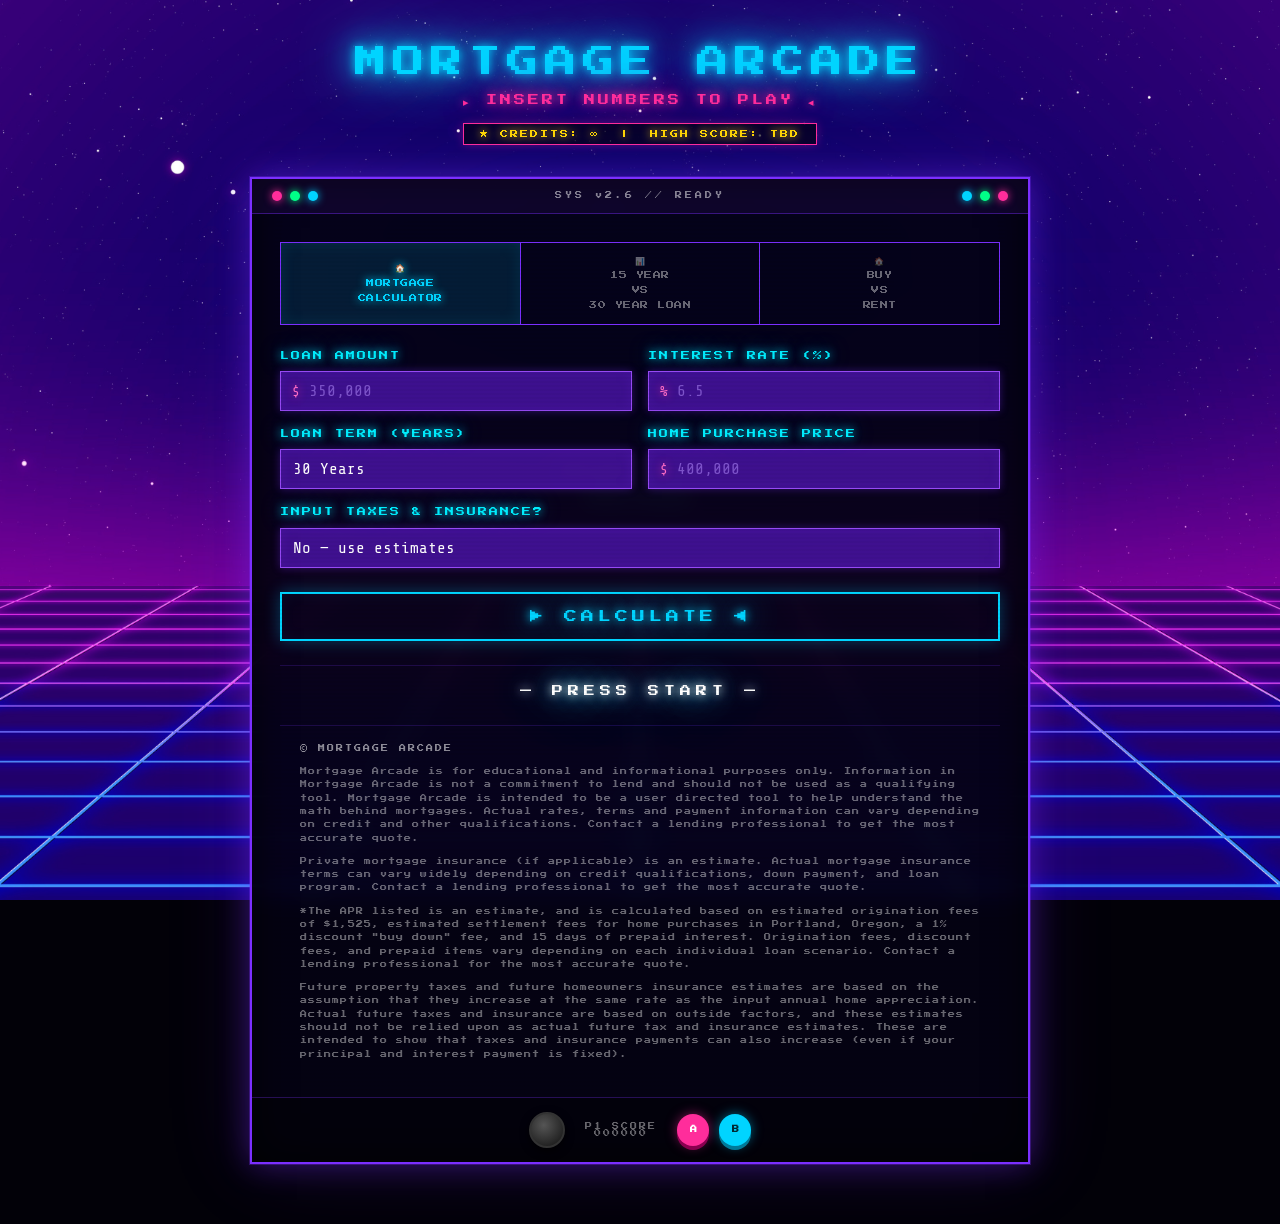
<file: index.html>
<!DOCTYPE html>
<html lang="en">
<head>
<meta charset="UTF-8">
<meta name="viewport" content="width=device-width, initial-scale=1.0">
<title>MORTGAGE ARCADE</title>
<link href="https://fonts.googleapis.com/css2?family=Press+Start+2P&family=Orbitron:wght@700&family=Share+Tech+Mono&display=swap" rel="stylesheet">
<style>
  :root {
    --pink: #ff2d9b;
    --blue: #00d4ff;
    --purple: #7b2fff;
    --dark: #05030f;
    --darker: #020108;
    --grid-pink: rgba(255, 45, 155, 0.6);
    --grid-blue: rgba(0, 212, 255, 0.8);
    --glow-pink: 0 0 10px #ff2d9b, 0 0 30px #ff2d9b, 0 0 60px #ff2d9b;
    --glow-blue: 0 0 10px #00d4ff, 0 0 30px #00d4ff, 0 0 60px #00d4ff;
    --glow-purple: 0 0 10px #7b2fff, 0 0 30px #7b2fff;
  }

  * { margin: 0; padding: 0; box-sizing: border-box; }

  body {
    background: var(--darker);
    font-family: 'Press Start 2P', monospace;
    min-height: 100vh;
    overflow-x: hidden;
    color: white;
  }

  .scene {
    position: fixed; inset: 0; z-index: 0;
    background: url('background.png') center center / cover no-repeat;
    background-color: #05030f;
  }

  .app {
    position: relative; z-index: 10; min-height: 100vh;
    display: flex; flex-direction: column; align-items: center;
    padding: 30px 20px 60px;
  }

  .header { text-align: center; margin-bottom: 32px; margin-top: 10px; }

  .title-main {
    font-size: clamp(18px, 4vw, 32px); letter-spacing: 6px;
    color: var(--blue); text-shadow: var(--glow-blue); line-height: 1.4;
  }

  .title-sub {
    font-size: clamp(8px, 1.5vw, 11px); color: var(--pink);
    text-shadow: var(--glow-pink); letter-spacing: 3px; margin-top: 10px;
  }

  .coin-display {
    display: inline-flex; align-items: center; gap: 8px; margin-top: 14px;
    background: rgba(0,0,0,0.6); border: 1px solid var(--pink);
    box-shadow: 0 0 10px rgba(255,45,155,0.3); padding: 6px 16px;
    font-size: 8px; color: #ffd700; text-shadow: 0 0 8px #ffd700; letter-spacing: 2px;
  }

  .cabinet {
    width: 100%; max-width: 780px;
    background: rgba(5, 3, 20, 0.92); border: 2px solid var(--purple);
    box-shadow:
      0 0 0 1px rgba(123,47,255,0.3), 0 0 30px rgba(123,47,255,0.4),
      0 0 80px rgba(123,47,255,0.15), inset 0 0 40px rgba(0,0,0,0.8);
    backdrop-filter: blur(10px);
  }

  .cabinet-top {
    display: flex; align-items: center; justify-content: space-between;
    padding: 12px 20px; border-bottom: 1px solid rgba(123,47,255,0.4);
    background: rgba(123,47,255,0.08);
  }

  .cab-lights { display: flex; gap: 8px; }
  .cab-light { width: 10px; height: 10px; border-radius: 50%; }
  .cab-light.r { background: var(--pink); box-shadow: 0 0 8px var(--pink); }
  .cab-light.g { background: #00ff88; box-shadow: 0 0 8px #00ff88; }
  .cab-light.b { background: var(--blue); box-shadow: 0 0 8px var(--blue); }
  .cab-title { font-size: 7px; color: rgba(255,255,255,0.5); letter-spacing: 3px; }

  .screen { padding: 28px 28px 20px; position: relative; }
  .screen::after {
    content: ''; position: absolute; inset: 0;
    background: repeating-linear-gradient(0deg, transparent, transparent 2px, rgba(0,0,0,0.03) 2px, rgba(0,0,0,0.03) 4px);
    pointer-events: none; z-index: 100;
  }

  /* ── MODE SELECTOR ── */
  .mode-selector {
    display: flex; gap: 0; margin-bottom: 24px; border: 1px solid var(--purple);
  }

  .mode-btn {
    flex: 1; padding: 10px 4px; background: transparent; border: none; cursor: pointer;
    font-family: 'Press Start 2P', monospace; font-size: clamp(6px, 1vw, 8px);
    color: rgba(255,255,255,0.4); letter-spacing: 0.5px; transition: all 0.15s;
    border-right: 1px solid var(--purple); text-align: center; line-height: 1.9;
  }
  .mode-btn:last-child { border-right: none; }
  .mode-btn:hover { background: rgba(123,47,255,0.2); color: white; }
  .mode-btn.active {
    background: rgba(0,212,255,0.12); color: var(--blue);
    text-shadow: 0 0 8px var(--blue); box-shadow: inset 0 0 15px rgba(0,212,255,0.1);
  }

  .panel { display: none; }
  .panel.active { display: block; }

  /* ── FORM ── */
  .calc-form { display: flex; flex-direction: column; gap: 16px; }

  .form-row { display: grid; grid-template-columns: 1fr 1fr; gap: 16px; }
  @media (max-width: 540px) { .form-row { grid-template-columns: 1fr; } }

  .field { display: flex; flex-direction: column; gap: 8px; }

  .field label {
    font-size: 9px; color: #00eeff;
    text-shadow: 0 0 8px rgba(0,238,255,0.9), 0 0 20px rgba(0,212,255,0.5); letter-spacing: 2px; line-height: 1.6;
  }

  .field-wrap { position: relative; }

  .field-prefix {
    position: absolute; left: 12px; top: 50%; transform: translateY(-50%);
    font-family: 'Share Tech Mono', monospace; font-size: 14px;
    color: #ff6ec7; pointer-events: none;
    text-shadow: 0 0 8px rgba(255,45,155,0.8);
  }

  .field input, .field select {
    width: 100%; background: rgba(80, 20, 180, 0.75); border: 1px solid rgba(160,80,255,0.9);
    color: #ffffff; font-family: 'Share Tech Mono', monospace; font-size: 16px;
    padding: 10px 12px 10px 28px; outline: none;
    transition: border-color 0.2s, box-shadow 0.2s; -webkit-appearance: none;
    box-shadow: 0 0 8px rgba(123,47,255,0.35), inset 0 0 12px rgba(123,47,255,0.12);
  }
  .field input.no-prefix, .field select { padding-left: 12px; }
  .field input:focus, .field select:focus {
    border-color: #00eeff;
    box-shadow: 0 0 0 1px #00eeff, 0 0 18px rgba(0,212,255,0.5), inset 0 0 14px rgba(0,212,255,0.1);
  }
  .field input::placeholder { color: rgba(180,140,255,0.55); }
  .field select option { background: #0a0020; }

  /* Optional tax/insurance fields */
  .optional-fields {
    display: none;
    flex-direction: column;
    gap: 16px;
    padding: 16px;
    border: 1px solid rgba(255,45,155,0.3);
    background: rgba(255,45,155,0.04);
    margin-top: -4px;
  }
  .optional-fields.visible { display: flex; }

  .calc-btn {
    width: 100%; padding: 16px; background: transparent; border: 2px solid var(--blue);
    color: var(--blue); font-family: 'Press Start 2P', monospace;
    font-size: clamp(9px, 1.8vw, 13px); letter-spacing: 4px; cursor: pointer;
    transition: all 0.2s; text-shadow: var(--glow-blue);
    box-shadow: 0 0 15px rgba(0,212,255,0.3), inset 0 0 15px rgba(0,212,255,0.05);
    margin-top: 8px; position: relative; overflow: hidden;
  }
  .calc-btn::before {
    content: ''; position: absolute; inset: 0;
    background: linear-gradient(90deg, transparent, rgba(0,212,255,0.15), transparent);
    transform: translateX(-100%); transition: transform 0.5s;
  }
  .calc-btn:hover {
    background: rgba(0,212,255,0.12);
    box-shadow: 0 0 25px rgba(0,212,255,0.6), inset 0 0 25px rgba(0,212,255,0.1);
    transform: translateY(-1px);
  }
  .calc-btn:hover::before { transform: translateX(100%); }
  .calc-btn:active { transform: translateY(1px); }

  /* ── RESULTS ── */
  .results-panel {
    margin-top: 28px;
    display: none;
  }
  .results-panel.show { display: block; }

  /* Big total payment display */
  .total-payment-block {
    text-align: center;
    padding: 28px 20px 24px;
    background: rgba(0,212,255,0.07);
    border: 2px solid var(--blue);
    box-shadow: 0 0 30px rgba(0,212,255,0.2), inset 0 0 30px rgba(0,212,255,0.04);
    margin-bottom: 24px;
  }

  .total-label {
    font-family: 'Press Start 2P', monospace;
    font-size: clamp(8px, 1.5vw, 11px);
    color: rgba(255,255,255,0.6);
    letter-spacing: 4px;
    text-transform: uppercase;
    margin-bottom: 14px;
  }

  .total-amount {
    font-family: 'Share Tech Mono', monospace;
    font-size: clamp(38px, 8vw, 62px);
    font-weight: bold;
    color: var(--blue);
    text-shadow: 0 0 20px rgba(0,212,255,0.8), 0 0 50px rgba(0,212,255,0.4);
    line-height: 1;
    letter-spacing: 2px;
  }

  .total-sublabel {
    font-family: 'Share Tech Mono', monospace;
    font-size: 13px;
    color: rgba(255,255,255,0.4);
    letter-spacing: 2px;
    margin-top: 8px;
  }

  .total-apr {
    font-family: 'Share Tech Mono', monospace;
    font-size: clamp(16px, 2.8vw, 22px);
    font-weight: bold;
    color: var(--blue);
    text-shadow: 0 0 14px rgba(0,212,255,0.6);
    letter-spacing: 2px;
    margin-top: 10px;
  }

  /* APR in compare columns */
  .compare-apr {
    font-family: 'Share Tech Mono', monospace;
    font-size: clamp(13px, 2vw, 17px);
    font-weight: bold;
    letter-spacing: 1px;
    margin-top: 8px;
  }
  .col-15 .compare-apr { color: var(--blue); text-shadow: 0 0 10px rgba(0,212,255,0.5); }
  .col-30 .compare-apr { color: var(--pink); text-shadow: 0 0 10px rgba(255,45,155,0.5); }

  /* Line items */
  .line-items {
    display: flex;
    flex-direction: column;
    gap: 0;
    border: 1px solid rgba(123,47,255,0.4);
  }

  .line-item {
    display: flex;
    align-items: center;
    justify-content: space-between;
    padding: 16px 20px;
    border-bottom: 1px solid rgba(123,47,255,0.2);
    background: rgba(0,0,0,0.35);
    transition: background 0.15s;
  }
  .line-item:last-child { border-bottom: none; }
  .line-item:hover { background: rgba(123,47,255,0.1); }

  .line-item-label {
    font-family: 'Share Tech Mono', monospace;
    font-size: clamp(12px, 2vw, 15px);
    color: rgba(255,255,255,0.75);
    letter-spacing: 1px;
  }

  .line-item-value {
    font-family: 'Share Tech Mono', monospace;
    font-size: clamp(15px, 2.8vw, 22px);
    font-weight: bold;
    color: #fff;
    letter-spacing: 1px;
    white-space: nowrap;
  }

  .line-item.pmi { background: rgba(255,45,155,0.06); }
  .line-item.pmi .line-item-value { color: var(--pink); text-shadow: 0 0 8px rgba(255,45,155,0.5); }

  /* PMI disclaimer */
  .pmi-disclaimer {
    display: none;
    margin-top: 18px;
    padding: 14px 18px;
    border: 1px solid rgba(255,45,155,0.35);
    background: rgba(255,45,155,0.05);
    box-shadow: 0 0 14px rgba(255,45,155,0.1);
  }
  .pmi-disclaimer.show { display: block; }
  .pmi-disclaimer p {
    font-family: 'Share Tech Mono', monospace;
    font-size: 11px;
    color: rgba(255,255,255,0.65);
    line-height: 1.9;
  }
  .pmi-disclaimer p strong { color: var(--pink); }

  /* ── FOOTER CABINET ── */
  .cabinet-footer {
    display: flex; align-items: center; justify-content: center; gap: 20px;
    padding: 14px 20px; border-top: 1px solid rgba(123,47,255,0.3);
    background: rgba(0,0,0,0.4);
  }

  .joystick {
    width: 36px; height: 36px; background: radial-gradient(circle at 40% 35%, #555, #111);
    border-radius: 50%; border: 2px solid #333; box-shadow: 0 3px 8px rgba(0,0,0,0.8);
    cursor: pointer; transition: transform 0.1s;
  }
  .joystick:active { transform: scale(0.92); }

  .action-btns { display: flex; gap: 10px; }

  .action-btn {
    width: 32px; height: 32px; border-radius: 50%; border: none; cursor: pointer;
    font-family: 'Press Start 2P', monospace; font-size: 7px; font-weight: bold;
    transition: all 0.15s; position: relative; top: 0;
  }
  .action-btn:active { top: 3px; }
  .btn-a { background: var(--pink); color: white; box-shadow: 0 4px 0 #8a0050, 0 0 12px rgba(255,45,155,0.5); }
  .btn-b { background: var(--blue); color: #002a33; box-shadow: 0 4px 0 #007a99, 0 0 12px rgba(0,212,255,0.5); }

  .score-display { font-size: 7px; color: rgba(255,255,255,0.4); letter-spacing: 2px; text-align: center; }

  /* ── ARCADE DISCLAIMER ── */
  .arcade-disclaimer {
    margin-top: 28px;
    padding: 16px 20px;
    border-top: 1px solid rgba(123,47,255,0.2);
    display: flex;
    flex-direction: column;
    gap: 10px;
  }
  .arcade-disclaimer p {
    font-family: 'Press Start 2P', monospace;
    font-size: 7px;
    color: rgba(255,255,255,0.4);
    letter-spacing: 1px;
    line-height: 1.9;
    text-align: left;
  }
  .arcade-disclaimer p:first-child {
    color: rgba(255,255,255,0.55);
    letter-spacing: 2px;
  }

  .press-start { text-align: center; margin-top: 24px; padding-top: 20px; border-top: 1px solid rgba(123,47,255,0.2); }
  .press-start-text {
    font-size: clamp(8px, 1.5vw, 11px); color: #fff;
    text-shadow: 0 0 10px #fff, 0 0 20px var(--blue), 0 0 40px var(--blue), 0 0 70px var(--blue);
    letter-spacing: 5px; cursor: pointer; transition: text-shadow 0.3s;
  }
  .press-start-text:hover {
    text-shadow: 0 0 15px #fff, 0 0 30px var(--blue), 0 0 60px var(--blue), 0 0 100px var(--blue), 0 0 140px rgba(0,212,255,0.5);
  }

  ::-webkit-scrollbar { width: 4px; height: 4px; }
  ::-webkit-scrollbar-track { background: rgba(0,0,0,0.3); }
  ::-webkit-scrollbar-thumb { background: var(--purple); }

  /* ── ARCADE ALERT MODAL ── */
  .arcade-alert-overlay {
    display: none;
    position: fixed;
    inset: 0;
    background: rgba(0,0,0,0.75);
    z-index: 1000;
    align-items: center;
    justify-content: center;
    padding: 20px;
  }
  .arcade-alert-overlay.show { display: flex; }

  .arcade-alert-box {
    background: rgba(5, 3, 20, 0.98);
    border: 2px solid var(--pink);
    box-shadow: 0 0 40px rgba(255,45,155,0.5), inset 0 0 30px rgba(0,0,0,0.6);
    padding: 36px 32px 28px;
    max-width: 480px;
    width: 100%;
    text-align: center;
    position: relative;
  }

  .arcade-alert-box.warn-over100 {
    border-color: var(--blue);
    box-shadow: 0 0 40px rgba(0,212,255,0.5), inset 0 0 30px rgba(0,0,0,0.6);
  }

  .arcade-alert-icon {
    font-family: 'Press Start 2P', monospace;
    font-size: clamp(18px, 4vw, 28px);
    color: var(--pink);
    text-shadow: var(--glow-pink);
    margin-bottom: 18px;
    letter-spacing: 4px;
  }
  .warn-over100 .arcade-alert-icon { color: var(--blue); text-shadow: var(--glow-blue); }

  .arcade-alert-msg {
    font-family: 'Share Tech Mono', monospace;
    font-size: clamp(12px, 2vw, 15px);
    color: rgba(255,255,255,0.85);
    line-height: 1.8;
    letter-spacing: 1px;
    margin-bottom: 24px;
  }

  .arcade-alert-btn {
    font-family: 'Press Start 2P', monospace;
    font-size: clamp(8px, 1.4vw, 11px);
    letter-spacing: 3px;
    padding: 12px 28px;
    background: transparent;
    border: 2px solid var(--pink);
    color: var(--pink);
    text-shadow: var(--glow-pink);
    box-shadow: 0 0 14px rgba(255,45,155,0.3);
    cursor: pointer;
    transition: all 0.15s;
  }
  .arcade-alert-btn:hover {
    background: rgba(255,45,155,0.12);
    box-shadow: 0 0 24px rgba(255,45,155,0.6);
  }
  .warn-over100 .arcade-alert-btn {
    border-color: var(--blue);
    color: var(--blue);
    text-shadow: var(--glow-blue);
    box-shadow: 0 0 14px rgba(0,212,255,0.3);
  }
  .warn-over100 .arcade-alert-btn:hover {
    background: rgba(0,212,255,0.12);
    box-shadow: 0 0 24px rgba(0,212,255,0.6);
  }

  /* ── 15 vs 30 COMPARISON LAYOUT ── */
  .compare-inputs {
    display: grid;
    grid-template-columns: 1fr 1fr;
    gap: 16px;
    margin-bottom: 20px;
  }
  @media (max-width: 560px) { .compare-inputs { grid-template-columns: 1fr; } }

  .compare-col {
    border: 1px solid rgba(123,47,255,0.5);
    padding: 16px;
    background: rgba(0,0,0,0.3);
  }

  .compare-col-title {
    font-family: 'Press Start 2P', monospace;
    font-size: clamp(8px, 1.4vw, 11px);
    letter-spacing: 3px;
    text-align: center;
    padding-bottom: 14px;
    margin-bottom: 14px;
    border-bottom: 1px solid rgba(123,47,255,0.3);
  }
  .compare-col-title.title-15 {
    color: var(--blue);
    text-shadow: var(--glow-blue);
  }
  .compare-col-title.title-30 {
    color: var(--pink);
    text-shadow: var(--glow-pink);
  }

  .compare-col .field { margin-bottom: 12px; }
  .compare-col .field:last-child { margin-bottom: 0; }

  /* Shared T&I row below the two columns */
  .compare-tai-row {
    margin-bottom: 16px;
  }

  /* Side-by-side results */
  .compare-results {
    display: none;
    margin-top: 28px;
  }
  .compare-results.show { display: block; }

  .compare-results-grid {
    display: grid;
    grid-template-columns: 1fr 1fr;
    gap: 16px;
    margin-bottom: 20px;
  }
  @media (max-width: 560px) { .compare-results-grid { grid-template-columns: 1fr; } }

  .compare-result-col {
    border: 2px solid rgba(123,47,255,0.5);
    background: rgba(0,0,0,0.4);
    overflow: hidden;
  }
  .compare-result-col.col-15 { border-color: rgba(0,212,255,0.5); }
  .compare-result-col.col-30 { border-color: rgba(255,45,155,0.5); }

  .compare-result-header {
    font-family: 'Press Start 2P', monospace;
    font-size: clamp(8px, 1.4vw, 10px);
    letter-spacing: 3px;
    text-align: center;
    padding: 12px 8px;
    border-bottom: 1px solid rgba(123,47,255,0.3);
  }
  .col-15 .compare-result-header { background: rgba(0,212,255,0.08); color: var(--blue); text-shadow: var(--glow-blue); border-color: rgba(0,212,255,0.2); }
  .col-30 .compare-result-header { background: rgba(255,45,155,0.08); color: var(--pink); text-shadow: var(--glow-pink); border-color: rgba(255,45,155,0.2); }

  .compare-total-block {
    text-align: center;
    padding: 18px 10px 14px;
    border-bottom: 1px solid rgba(123,47,255,0.2);
  }
  .col-15 .compare-total-block { border-color: rgba(0,212,255,0.15); }
  .col-30 .compare-total-block { border-color: rgba(255,45,155,0.15); }

  .compare-total-label {
    font-family: 'Press Start 2P', monospace;
    font-size: clamp(6px, 1vw, 8px);
    color: rgba(255,255,255,0.5);
    letter-spacing: 2px;
    margin-bottom: 8px;
  }

  .compare-total-amount {
    font-family: 'Share Tech Mono', monospace;
    font-size: clamp(24px, 4.5vw, 38px);
    font-weight: bold;
    line-height: 1;
    letter-spacing: 1px;
  }
  .col-15 .compare-total-amount { color: var(--blue); text-shadow: 0 0 16px rgba(0,212,255,0.7); }
  .col-30 .compare-total-amount { color: var(--pink); text-shadow: 0 0 16px rgba(255,45,155,0.7); }

  .compare-total-sub {
    font-family: 'Share Tech Mono', monospace;
    font-size: 11px;
    color: rgba(255,255,255,0.35);
    margin-top: 4px;
  }

  .compare-line-items { display: flex; flex-direction: column; }

  .compare-line-item {
    display: flex;
    flex-direction: column;
    padding: 10px 14px;
    border-bottom: 1px solid rgba(123,47,255,0.12);
    background: rgba(0,0,0,0.2);
    transition: background 0.15s;
  }
  .compare-line-item:last-child { border-bottom: none; }
  .compare-line-item:hover { background: rgba(123,47,255,0.1); }

  .compare-line-label {
    font-family: 'Share Tech Mono', monospace;
    font-size: clamp(9px, 1.4vw, 11px);
    color: rgba(255,255,255,0.55);
    letter-spacing: 0.5px;
    margin-bottom: 3px;
    text-transform: uppercase;
  }

  .compare-line-value {
    font-family: 'Share Tech Mono', monospace;
    font-size: clamp(14px, 2.2vw, 18px);
    font-weight: bold;
    color: #fff;
  }

  .compare-line-item.pmi-item { background: rgba(255,45,155,0.06); }
  .compare-line-item.pmi-item .compare-line-value { color: var(--pink); text-shadow: 0 0 8px rgba(255,45,155,0.5); }

  /* Shared PMI disclaimer below both columns */
  .compare-pmi-disclaimer {
    display: none;
    margin-top: 16px;
    padding: 14px 18px;
    border: 1px solid rgba(255,45,155,0.35);
    background: rgba(255,45,155,0.05);
    box-shadow: 0 0 14px rgba(255,45,155,0.1);
  }
  .compare-pmi-disclaimer.show { display: block; }
  .compare-pmi-disclaimer p {
    font-family: 'Share Tech Mono', monospace;
    font-size: 11px;
    color: rgba(255,255,255,0.65);
    line-height: 1.9;
  }
  .compare-pmi-disclaimer p strong { color: var(--pink); }

  /* ── PAYMENT DIFFERENCE CALLOUT ── */
  .payment-diff-block {
    display: none;
    margin-top: 20px;
    padding: 20px 24px;
    border: 2px solid #ffd700;
    background: rgba(255, 215, 0, 0.07);
    box-shadow: 0 0 24px rgba(255,215,0,0.25), inset 0 0 20px rgba(255,215,0,0.04);
    text-align: center;
  }
  .payment-diff-block.show { display: block; }
  .payment-diff-text {
    font-family: 'Share Tech Mono', monospace;
    font-size: clamp(14px, 2.5vw, 18px);
    font-weight: bold;
    color: #ffd700;
    text-shadow: 0 0 12px rgba(255,215,0,0.8);
    line-height: 1.6;
  }
  .payment-diff-text .diff-amount {
    font-size: clamp(20px, 4vw, 28px);
    display: inline-block;
  }

  /* ── PROS / CONS GRID ── */
  .pros-cons-grid {
    display: none;
    grid-template-columns: 1fr 1fr;
    gap: 16px;
    margin-top: 20px;
  }
  .pros-cons-grid.show { display: grid; }
  @media (max-width: 560px) { .pros-cons-grid { grid-template-columns: 1fr; } }

  .pros-cons-col {
    display: flex;
    flex-direction: column;
    gap: 10px;
  }

  .pc-section {
    border: 1px solid rgba(123,47,255,0.3);
    background: rgba(0,0,0,0.3);
    padding: 14px 16px;
  }
  .col-15 .pc-section { border-color: rgba(0,212,255,0.25); }
  .col-30 .pc-section { border-color: rgba(255,45,155,0.25); }

  .pc-title {
    font-family: 'Press Start 2P', monospace;
    font-size: clamp(7px, 1.1vw, 9px);
    letter-spacing: 3px;
    margin-bottom: 10px;
    padding-bottom: 8px;
    border-bottom: 1px solid rgba(255,255,255,0.08);
  }
  .pc-title.pros { color: #00ff88; text-shadow: 0 0 8px rgba(0,255,136,0.5); }
  .pc-title.cons { color: var(--pink); text-shadow: 0 0 8px rgba(255,45,155,0.4); }

  .pc-list {
    list-style: none;
    display: flex;
    flex-direction: column;
    gap: 8px;
  }
  .pc-list li {
    font-family: 'Share Tech Mono', monospace;
    font-size: clamp(10px, 1.6vw, 12px);
    color: rgba(255,255,255,0.8);
    line-height: 1.6;
    padding-left: 16px;
    position: relative;
  }
  .pc-list li::before {
    position: absolute;
    left: 0;
    top: 0;
  }
  .pros .pc-list li::before { content: '✓'; color: #00ff88; }
  .cons .pc-list li::before { content: '✗'; color: var(--pink); }
  .pc-list li em {
    color: #ffd700;
    font-style: normal;
    text-shadow: 0 0 6px rgba(255,215,0,0.5);
  }

  /* Accelerated payoff highlight */
  .payoff-highlight {
    display: block;
    margin-top: 8px;
    font-family: 'Orbitron', sans-serif;
    font-size: clamp(10px, 1.6vw, 12px);
    font-weight: 700;
    color: #ffd700;
    text-shadow: 0 0 10px rgba(255,215,0,0.7), 0 0 24px rgba(255,215,0,0.3);
    line-height: 1.7;
    letter-spacing: 0.5px;
    border-left: 3px solid #ffd700;
    padding-left: 10px;
    background: rgba(255,215,0,0.05);
    padding-top: 6px;
    padding-bottom: 6px;
  }

  /* ── BUY VS RENT PANEL ── */
  .bvr-inputs {
    display: grid;
    grid-template-columns: 1fr 1fr;
    gap: 16px;
    margin-bottom: 20px;
  }
  @media (max-width: 580px) { .bvr-inputs { grid-template-columns: 1fr; } }

  .bvr-col {
    border: 1px solid rgba(123,47,255,0.5);
    padding: 16px;
    background: rgba(0,0,0,0.3);
  }

  .bvr-col-title {
    font-family: 'Press Start 2P', monospace;
    font-size: clamp(8px, 1.4vw, 11px);
    letter-spacing: 3px;
    text-align: center;
    padding-bottom: 14px;
    margin-bottom: 14px;
    border-bottom: 1px solid rgba(123,47,255,0.3);
  }
  .bvr-col-title.title-rent { color: var(--pink); text-shadow: var(--glow-pink); border-color: rgba(255,45,155,0.25); }
  .bvr-col-title.title-buy  { color: var(--blue); text-shadow: var(--glow-blue); border-color: rgba(0,212,255,0.25); }

  .bvr-col .field { margin-bottom: 12px; }
  .bvr-col .field:last-child { margin-bottom: 0; }

  .bvr-opt-fields {
    display: none;
    flex-direction: column;
    gap: 10px;
    padding: 12px;
    border: 1px solid rgba(255,45,155,0.25);
    background: rgba(255,45,155,0.04);
    margin-top: 8px;
  }
  .bvr-opt-fields.visible { display: flex; }

  /* Results */
  .bvr-results {
    display: none;
    margin-top: 28px;
  }
  .bvr-results.show { display: block; }

  .bvr-results-grid {
    display: grid;
    grid-template-columns: 1fr 1fr;
    gap: 16px;
    margin-bottom: 20px;
  }
  @media (max-width: 580px) { .bvr-results-grid { grid-template-columns: 1fr; } }

  .bvr-result-col {
    border: 2px solid rgba(123,47,255,0.5);
    background: rgba(0,0,0,0.4);
    overflow: hidden;
  }
  .bvr-result-col.col-rent { border-color: rgba(255,45,155,0.5); }
  .bvr-result-col.col-buy  { border-color: rgba(0,212,255,0.5); }

  .bvr-result-header {
    font-family: 'Press Start 2P', monospace;
    font-size: clamp(8px, 1.4vw, 10px);
    letter-spacing: 3px;
    text-align: center;
    padding: 12px 8px;
    border-bottom: 1px solid rgba(123,47,255,0.2);
  }
  .col-rent .bvr-result-header { background: rgba(255,45,155,0.08); color: var(--pink); text-shadow: var(--glow-pink); border-color: rgba(255,45,155,0.2); }
  .col-buy  .bvr-result-header { background: rgba(0,212,255,0.08);  color: var(--blue); text-shadow: var(--glow-blue);  border-color: rgba(0,212,255,0.2);  }

  .bvr-metric-block {
    padding: 16px 14px 12px;
    border-bottom: 1px solid rgba(123,47,255,0.15);
  }
  .col-rent .bvr-metric-block { border-color: rgba(255,45,155,0.12); }
  .col-buy  .bvr-metric-block { border-color: rgba(0,212,255,0.12);  }
  .bvr-metric-block:last-child { border-bottom: none; }

  .bvr-metric-title {
    font-family: 'Press Start 2P', monospace;
    font-size: clamp(6px, 0.9vw, 8px);
    letter-spacing: 2px;
    margin-bottom: 10px;
    color: rgba(255,255,255,0.45);
  }

  .bvr-metric-value {
    font-family: 'Share Tech Mono', monospace;
    font-size: clamp(22px, 4vw, 34px);
    font-weight: bold;
    line-height: 1;
    letter-spacing: 1px;
    margin-bottom: 10px;
  }
  .col-rent .bvr-metric-value { color: var(--pink); text-shadow: 0 0 14px rgba(255,45,155,0.6); }
  .col-buy  .bvr-metric-value { color: var(--blue); text-shadow: 0 0 14px rgba(0,212,255,0.6);  }

  .bvr-sub-lines { display: flex; flex-direction: column; gap: 0; }

  .bvr-sub-line {
    display: flex;
    justify-content: space-between;
    align-items: center;
    padding: 7px 0;
    border-bottom: 1px solid rgba(255,255,255,0.05);
    gap: 8px;
  }
  .bvr-sub-line:last-child { border-bottom: none; }

  .bvr-sub-label {
    font-family: 'Share Tech Mono', monospace;
    font-size: clamp(9px, 1.3vw, 11px);
    color: rgba(255,255,255,0.5);
    text-transform: uppercase;
    letter-spacing: 0.5px;
    flex: 1;
  }

  .bvr-sub-value {
    font-family: 'Share Tech Mono', monospace;
    font-size: clamp(12px, 1.8vw, 15px);
    font-weight: bold;
    color: #fff;
    white-space: nowrap;
  }

  /* Net worth comparison callout */
  .bvr-verdict {
    display: none;
    margin-top: 20px;
    padding: 20px 24px;
    border: 2px solid #ffd700;
    background: rgba(255,215,0,0.07);
    box-shadow: 0 0 24px rgba(255,215,0,0.2);
    text-align: center;
  }
  .bvr-verdict.show { display: block; }
  .bvr-verdict-text {
    font-family: 'Share Tech Mono', monospace;
    font-size: clamp(13px, 2.2vw, 16px);
    font-weight: bold;
    color: #ffd700;
    text-shadow: 0 0 10px rgba(255,215,0,0.7);
    line-height: 1.7;
  }
  .bvr-verdict-text .v-amount {
    font-size: clamp(18px, 3.5vw, 26px);
    display: inline-block;
  }

  /* ── DOWN PAYMENT INVEST POPUP ── */
  .dp-invest-popup {
    display: none;
    margin-top: 8px;
    padding: 12px 14px;
    border: 1px solid #ffd700;
    background: rgba(255,215,0,0.07);
    box-shadow: 0 0 12px rgba(255,215,0,0.2);
    animation: fadeInPop 0.25s ease;
  }
  .dp-invest-popup.visible { display: block; }

  @keyframes fadeInPop {
    from { opacity: 0; transform: translateY(-6px); }
    to   { opacity: 1; transform: translateY(0); }
  }

  .dp-invest-label {
    font-family: 'Press Start 2P', monospace;
    font-size: clamp(7px, 1vw, 9px);
    color: #ffd700;
    text-shadow: 0 0 8px rgba(255,215,0,0.6);
    letter-spacing: 2px;
    margin-bottom: 10px;
    line-height: 1.6;
  }

  .dp-invest-options {
    display: flex;
    gap: 10px;
  }

  .dp-invest-btn {
    flex: 1;
    padding: 9px 6px;
    background: transparent;
    border: 1px solid rgba(255,215,0,0.4);
    color: rgba(255,255,255,0.6);
    font-family: 'Press Start 2P', monospace;
    font-size: clamp(7px, 1vw, 9px);
    letter-spacing: 2px;
    cursor: pointer;
    transition: all 0.15s;
    text-align: center;
  }
  .dp-invest-btn:hover {
    border-color: #ffd700;
    color: #ffd700;
    background: rgba(255,215,0,0.08);
    box-shadow: 0 0 10px rgba(255,215,0,0.2);
  }
  .dp-invest-btn.selected {
    background: rgba(255,215,0,0.15);
    border-color: #ffd700;
    color: #ffd700;
    text-shadow: 0 0 8px rgba(255,215,0,0.6);
    box-shadow: 0 0 14px rgba(255,215,0,0.25);
  }

  .bvr-sub-line.dp-note .bvr-sub-label { color: #ffd700; }
  .bvr-sub-line.dp-note .bvr-sub-value { color: #ffd700; text-shadow: 0 0 6px rgba(255,215,0,0.5); }

  /* ── CURRENT PAYMENT BLOCK (top of results) ── */
  .bvr-current-grid {
    display: grid;
    grid-template-columns: 1fr 1fr;
    gap: 16px;
    margin-bottom: 0;
  }
  @media (max-width: 580px) { .bvr-current-grid { grid-template-columns: 1fr; } }

  .bvr-current-col {
    padding: 16px 18px;
    background: rgba(0,0,0,0.45);
    border-bottom: none;
  }
  .col-rent .bvr-current-col { border: 2px solid rgba(255,45,155,0.4); }
  .col-buy  .bvr-current-col { border: 2px solid rgba(0,212,255,0.4); }

  .bvr-current-label {
    font-family: 'Share Tech Mono', monospace;
    font-size: clamp(10px, 1.5vw, 13px);
    font-weight: normal;
    letter-spacing: 2px;
    color: rgba(255,255,255,0.45);
    margin-bottom: 6px;
    text-transform: uppercase;
  }

  .bvr-current-value {
    font-family: 'Share Tech Mono', monospace;
    font-size: clamp(20px, 3.8vw, 30px);
    font-weight: normal;
    line-height: 1;
    letter-spacing: 1px;
  }
  .col-rent .bvr-current-value { color: var(--pink); text-shadow: 0 0 10px rgba(255,45,155,0.4); }
  .col-buy  .bvr-current-value { color: var(--blue); text-shadow: 0 0 10px rgba(0,212,255,0.4); }

  .bvr-current-sub {
    font-family: 'Share Tech Mono', monospace;
    font-size: 11px;
    color: rgba(255,255,255,0.3);
    margin-top: 4px;
  }

  /* Dash items in current rent column */
  .bvr-sub-line .bvr-sub-value.dash-item {
    color: rgba(255,255,255,0.25);
    font-size: 16px;
  }

  /* Future section header labels (bigger/bolder than current) */
  .bvr-future-header {
    font-family: 'Press Start 2P', monospace;
    font-size: clamp(9px, 1.6vw, 12px);
    letter-spacing: 3px;
    text-align: center;
    padding: 14px 8px;
    border-bottom: 1px solid rgba(123,47,255,0.2);
    font-weight: bold;
  }
  .col-rent .bvr-future-header { background: rgba(255,45,155,0.1); color: var(--pink); text-shadow: var(--glow-pink); border-color: rgba(255,45,155,0.25); }
  .col-buy  .bvr-future-header { background: rgba(0,212,255,0.1);  color: var(--blue); text-shadow: var(--glow-blue);  border-color: rgba(0,212,255,0.25); }

  /* PMI disclaimer in current section */
  .bvr-current-pmi-disclaimer {
    display: none;
    margin-top: 14px;
    padding: 12px 16px;
    border: 1px solid rgba(255,45,155,0.35);
    background: rgba(255,45,155,0.05);
    box-shadow: 0 0 12px rgba(255,45,155,0.1);
  }
  .bvr-current-pmi-disclaimer.show { display: block; }
  .bvr-current-pmi-disclaimer p {
    font-family: 'Share Tech Mono', monospace;
    font-size: 11px;
    color: rgba(255,255,255,0.65);
    line-height: 1.9;
  }
  .bvr-current-pmi-disclaimer p strong { color: var(--pink); }

  /* ── YEARS DIVIDER ── */
  .bvr-years-divider {
    display: flex;
    align-items: center;
    justify-content: center;
    gap: 14px;
    margin: 22px 0 18px;
    position: relative;
  }
  .bvr-years-divider::before,
  .bvr-years-divider::after {
    content: '';
    flex: 1;
    height: 1px;
    background: linear-gradient(90deg, transparent, rgba(255,215,0,0.5));
  }
  .bvr-years-divider::after {
    background: linear-gradient(90deg, rgba(255,215,0,0.5), transparent);
  }

  .bvr-years-label {
    font-family: 'Press Start 2P', monospace;
    font-size: clamp(11px, 2vw, 16px);
    color: #ffd700;
    text-shadow:
      0 0 8px rgba(255,215,0,0.9),
      0 0 20px rgba(255,215,0,0.5),
      2px 2px 0 rgba(180,80,0,0.8),
      4px 4px 0 rgba(100,20,0,0.5);
    letter-spacing: 3px;
    text-transform: uppercase;
    white-space: nowrap;
    padding: 0 4px;
  }

  /* Rent exceeds mortgage callout */
  .bvr-rent-exceeds {
    margin: 0 0 18px;
    padding: 10px 20px;
    text-align: center;
  }
  .bvr-rent-exceeds span {
    font-family: 'Press Start 2P', monospace;
    font-size: clamp(7px, 1.2vw, 10px);
    color: #ffd700;
    text-shadow:
      0 0 6px rgba(255,215,0,0.9),
      0 0 14px rgba(255,215,0,0.5),
      1px 1px 0 rgba(180,80,0,0.8),
      2px 2px 0 rgba(100,20,0,0.5);
    letter-spacing: 2px;
    text-transform: uppercase;
    line-height: 1.8;
  }
  .bvr-rent-exceeds span em {
    font-style: normal;
  }

</style>
</head>
<body>

<div class="scene"></div>

<div class="app">

<header class="header">
    <div class="title-main">MORTGAGE ARCADE</div>
    <div class="title-sub">▸ INSERT NUMBERS TO PLAY ◂</div>
    <div class="coin-display">★ CREDITS: ∞ &nbsp;|&nbsp; HIGH SCORE: TBD</div>
  </header>

  <div class="cabinet">
    <div class="cabinet-top">
      <div class="cab-lights">
        <div class="cab-light r"></div>
        <div class="cab-light g"></div>
        <div class="cab-light b"></div>
      </div>
      <div class="cab-title">SYS v2.6 // READY</div>
      <div class="cab-lights">
        <div class="cab-light b"></div>
        <div class="cab-light g"></div>
        <div class="cab-light r"></div>
      </div>
    </div>

    <div class="screen">

      <div class="mode-selector">
        <button class="mode-btn active" onclick="switchMode('mortgage', this)">🏠<br>MORTGAGE<br>CALCULATOR</button>
        <button class="mode-btn" onclick="switchMode('investment', this)">📊<br>15 YEAR<br>VS<br>30 YEAR LOAN</button>
        <button class="mode-btn" onclick="switchMode('debt', this)">🏠<br>BUY<br>VS<br>RENT</button>
      </div>

      <!-- ══════════════════════════════
           PANEL 1 — MORTGAGE CALCULATOR
      ══════════════════════════════ -->
      <div id="panel-mortgage" class="panel active">
        <div class="calc-form">

          <!-- Row 1: Loan Amount + Interest Rate -->
          <div class="form-row">
            <div class="field">
              <label>LOAN AMOUNT</label>
              <div class="field-wrap">
                <span class="field-prefix">$</span>
                <input type="text" id="mc-loan" placeholder="350,000" value="" inputmode="numeric" class="comma-input">
              </div>
            </div>
            <div class="field">
              <label>INTEREST RATE (%)</label>
              <div class="field-wrap">
                <span class="field-prefix">%</span>
                <input type="number" id="mc-rate" placeholder="6.5" value="" step="0.01">
              </div>
            </div>
          </div>

          <!-- Row 2: Loan Term + Down Payment -->
          <div class="form-row">
            <div class="field">
              <label>LOAN TERM (YEARS)</label>
              <div class="field-wrap">
                <select id="mc-term" class="no-prefix">
                  <option value="30">30 Years</option>
                  <option value="20">20 Years</option>
                  <option value="15">15 Years</option>
                  <option value="10">10 Years</option>
                </select>
              </div>
            </div>
            <div class="field">
              <label>HOME PURCHASE PRICE</label>
              <div class="field-wrap">
                <span class="field-prefix">$</span>
                <input type="text" id="mc-price" placeholder="400,000" value="" inputmode="numeric" class="comma-input">
              </div>
            </div>
          </div>

          <!-- Row 3: Taxes & Insurance toggle -->
          <div class="field">
            <label>INPUT TAXES &amp; INSURANCE?</label>
            <div class="field-wrap">
              <select id="mc-tai" class="no-prefix" onchange="toggleTaxInsFields()">
                <option value="no">No — use estimates</option>
                <option value="yes">Yes — I'll enter my own</option>
              </select>

            </div>
          </div>

          <!-- Optional custom tax/insurance inputs -->
          <div class="optional-fields" id="mc-optional">
            <div class="form-row">
              <div class="field">
                <label>ANNUAL PROPERTY TAXES</label>
                <div class="field-wrap">
                  <span class="field-prefix">$</span>
                  <input type="text" id="mc-tax" placeholder="4,800" inputmode="numeric" class="comma-input">
                </div>
              </div>
              <div class="field">
                <label>ANNUAL HOMEOWNERS INSURANCE</label>
                <div class="field-wrap">
                  <span class="field-prefix">$</span>
                  <input type="text" id="mc-ins" placeholder="1,200" inputmode="numeric" class="comma-input">
                </div>
              </div>
            </div>
          </div>

          <button class="calc-btn" onclick="calcMortgage()">▶ CALCULATE ◀</button>
        </div>

        <!-- ── RESULTS ── -->
        <div id="mc-results" class="results-panel">

          <!-- Big total -->
          <div class="total-payment-block">
            <div class="total-label">Approximate Monthly Payment</div>
            <div class="total-amount" id="mc-total">—</div>
            <div class="total-sublabel">/ month</div>
            <div class="total-apr" id="mc-apr">—</div>
          </div>

          <!-- Line items -->
          <div class="line-items" id="mc-line-items">
            <div class="line-item">
              <span class="line-item-label">Principal &amp; Interest</span>
              <span class="line-item-value" id="mc-pi">—</span>
            </div>
            <div class="line-item">
              <span class="line-item-label">Monthly Property Tax</span>
              <span class="line-item-value" id="mc-tax-mo">—</span>
            </div>
            <div class="line-item">
              <span class="line-item-label">Monthly Homeowners Insurance</span>
              <span class="line-item-value" id="mc-ins-mo">—</span>
            </div>
            <div class="line-item pmi" id="mc-pmi-row" style="display:none">
              <span class="line-item-label">Monthly Mortgage Insurance (PMI)</span>
              <span class="line-item-value" id="mc-pmi-mo">—</span>
            </div>
          </div>

          <!-- PMI disclaimer -->
          <div class="pmi-disclaimer" id="mc-pmi-disclaimer">
            <p><strong>Monthly mortgage insurance is required on any loan with less than 20% down payment.</strong> Mortgage insurance quoted here is an estimate and to be used for educational and informational purposes only. To get the most accurate mortgage insurance quote, please speak to a lending professional.</p>
          </div>

        </div>
      </div>

      <!-- ══════════════════════════════════════════════════
           PANEL 2 — 15 YEAR VS 30 YEAR LOAN
      ══════════════════════════════════════════════════ -->
      <div id="panel-investment" class="panel">
        <div class="calc-form">

          <!-- Two input columns side by side -->
          <div class="compare-inputs">

            <!-- LEFT: 15 Year -->
            <div class="compare-col">
              <div class="compare-col-title title-15">15 YEAR LOAN</div>
              <div class="field">
                <label>LOAN AMOUNT</label>
                <div class="field-wrap">
                  <span class="field-prefix">$</span>
                  <input type="text" id="c15-loan" placeholder="350,000" inputmode="numeric" class="comma-input">
                </div>
              </div>
              <div class="field">
                <label>INTEREST RATE (%)</label>
                <div class="field-wrap">
                  <span class="field-prefix">%</span>
                  <input type="number" id="c15-rate" placeholder="6.0" step="0.01">
                </div>
              </div>
              <div class="field">
                <label>HOME PURCHASE PRICE</label>
                <div class="field-wrap">
                  <span class="field-prefix">$</span>
                  <input type="text" id="c15-price" placeholder="400,000" inputmode="numeric" class="comma-input">
                </div>
              </div>
              <input type="hidden" id="c15-term" value="15">
            </div>

            <!-- RIGHT: 30 Year -->
            <div class="compare-col">
              <div class="compare-col-title title-30">30 YEAR LOAN</div>
              <div class="field">
                <label>LOAN AMOUNT</label>
                <div class="field-wrap">
                  <span class="field-prefix">$</span>
                  <input type="text" id="c30-loan" placeholder="350,000" inputmode="numeric" class="comma-input">
                </div>
              </div>
              <div class="field">
                <label>INTEREST RATE (%)</label>
                <div class="field-wrap">
                  <span class="field-prefix">%</span>
                  <input type="number" id="c30-rate" placeholder="6.5" step="0.01">
                </div>
              </div>
              <div class="field">
                <label>HOME PURCHASE PRICE</label>
                <div class="field-wrap">
                  <span class="field-prefix">$</span>
                  <input type="text" id="c30-price" placeholder="400,000" inputmode="numeric" class="comma-input">
                </div>
              </div>
              <input type="hidden" id="c30-term" value="30">
            </div>
          </div>

          <!-- Shared T&I toggle below both columns -->
          <div class="compare-tai-row">
            <div class="field">
              <label>INPUT TAXES &amp; INSURANCE?</label>
              <div class="field-wrap">
                <select id="c-tai" class="no-prefix" onchange="toggleCompareTaiFields()">
                  <option value="no">No — use estimates</option>
                  <option value="yes">Yes — I'll enter my own</option>
                </select>
              </div>
            </div>
            <div class="optional-fields" id="c-optional" style="margin-top:12px">
              <div class="form-row">
                <div class="field">
                  <label>ANNUAL PROPERTY TAXES</label>
                  <div class="field-wrap">
                    <span class="field-prefix">$</span>
                    <input type="text" id="c-tax" placeholder="4,800" inputmode="numeric" class="comma-input">
                  </div>
                </div>
                <div class="field">
                  <label>ANNUAL HOMEOWNERS INSURANCE</label>
                  <div class="field-wrap">
                    <span class="field-prefix">$</span>
                    <input type="text" id="c-ins" placeholder="1,200" inputmode="numeric" class="comma-input">
                  </div>
                </div>
              </div>
            </div>
          </div>

          <button class="calc-btn" onclick="calcCompare()">▶ CALCULATE ◀</button>
        </div>

        <!-- ── SIDE BY SIDE RESULTS ── -->
        <div id="c-results" class="compare-results">
          <div class="compare-results-grid">

            <!-- 15 Year result column -->
            <div class="compare-result-col col-15">
              <div class="compare-result-header">15 YEAR LOAN</div>
              <div class="compare-total-block">
                <div class="compare-total-label">APPROX. MONTHLY PAYMENT</div>
                <div class="compare-total-amount" id="c15-total">—</div>
                <div class="compare-total-sub">/ month</div>
                <div class="compare-apr" id="c15-apr">—</div>
              </div>
              <div class="compare-line-items" id="c15-lines"></div>
            </div>

            <!-- 30 Year result column -->
            <div class="compare-result-col col-30">
              <div class="compare-result-header">30 YEAR LOAN</div>
              <div class="compare-total-block">
                <div class="compare-total-label">APPROX. MONTHLY PAYMENT</div>
                <div class="compare-total-amount" id="c30-total">—</div>
                <div class="compare-total-sub">/ month</div>
                <div class="compare-apr" id="c30-apr">—</div>
              </div>
              <div class="compare-line-items" id="c30-lines"></div>
            </div>

          </div>

          <!-- Shared PMI disclaimer (shown if either scenario has PMI) -->
          <div class="compare-pmi-disclaimer" id="c-pmi-disclaimer">
            <p><strong>Monthly mortgage insurance is required on any loan with less than 20% down payment.</strong> Mortgage insurance quoted here is an estimate and to be used for educational and informational purposes only. To get the most accurate mortgage insurance quote, please speak to a lending professional.</p>
          </div>

          <!-- Payment difference callout -->
          <div class="payment-diff-block" id="c-diff-block">
            <div class="payment-diff-text" id="c-diff-text"></div>
          </div>

          <!-- Pros / Cons grid -->
          <div class="pros-cons-grid" id="c-pros-cons">

            <!-- 15 Year pros/cons -->
            <div class="pros-cons-col col-15">
              <div class="pc-section">
                <div class="pc-title pros">✓ 15 YEAR — PROS</div>
                <ul class="pc-list pros">
                  <li>Pay significantly less interest over the life of the loan</li>
                  <li>Every extra dollar above interest goes directly toward principal</li>
                  <li>Own your home free and clear in 15 years</li>
                </ul>
              </div>
              <div class="pc-section">
                <div class="pc-title cons">✗ 15 YEAR — CONS</div>
                <ul class="pc-list cons">
                  <li>Higher monthly payment — not ideal if budget is tight</li>
                  <li>Fixed payment with no option to pay less — this is the required minimum every month</li>
                </ul>
              </div>
            </div>

            <!-- 30 Year pros/cons -->
            <div class="pros-cons-col col-30">
              <div class="pc-section">
                <div class="pc-title pros">✓ 30 YEAR — PROS</div>
                <ul class="pc-list pros">
                  <li>Lower required monthly payment gives you more breathing room</li>
                  <li id="c-30-extra-pro">Option to pay extra toward principal each month without being required — <em id="c-payoff-note">enter both scenarios to see your accelerated payoff estimate</em></li>
                </ul>
              </div>
              <div class="pc-section">
                <div class="pc-title cons">✗ 30 YEAR — CONS</div>
                <ul class="pc-list cons">
                  <li>More of each payment goes toward interest, especially in the early years</li>
                  <li>Longer repayment period — 30 years before the loan is paid off on the standard schedule</li>
                </ul>
              </div>
            </div>

          </div>

        </div>
      </div>

      <!-- ══════════════════════════════════
           PANEL 3 — BUY VS RENT
      ══════════════════════════════════ -->
      <div id="panel-debt" class="panel">
        <div class="calc-form">

          <div class="bvr-inputs">

            <!-- LEFT: RENT -->
            <div class="bvr-col">
              <div class="bvr-col-title title-rent">RENT</div>
              <div class="field">
                <label>ESTIMATED MONTHLY RENT</label>
                <div class="field-wrap">
                  <span class="field-prefix">$</span>
                  <input type="text" id="bvr-rent" placeholder="2,000" inputmode="numeric" class="comma-input">
                </div>
              </div>
              <div class="field">
                <label>ANNUAL RENT INCREASES (%)</label>
                <div class="field-wrap">
                  <span class="field-prefix">%</span>
                  <input type="number" id="bvr-rent-inc" placeholder="3" step="0.1">
                </div>
              </div>
              <div class="field">
                <label>AMOUNT INVESTED / MONTH</label>
                <div class="field-wrap">
                  <span class="field-prefix">$</span>
                  <input type="text" id="bvr-invest" placeholder="500" inputmode="numeric" class="comma-input">
                </div>
              </div>
              <div class="field">
                <label>ESTIMATED INVESTMENT RETURN (%)</label>
                <div class="field-wrap">
                  <span class="field-prefix">%</span>
                  <input type="number" id="bvr-inv-rate" placeholder="7" step="0.1">
                </div>
              </div>
            </div>

            <!-- RIGHT: BUY -->
            <div class="bvr-col">
              <div class="bvr-col-title title-buy">BUY</div>
              <div class="field">
                <label>PURCHASE PRICE</label>
                <div class="field-wrap">
                  <span class="field-prefix">$</span>
                  <input type="text" id="bvr-price" placeholder="400,000" inputmode="numeric" class="comma-input">
                </div>
              </div>
              <div class="field">
                <label>DOWN PAYMENT</label>
                <div class="field-wrap">
                  <span class="field-prefix">$</span>
                  <input type="text" id="bvr-down" placeholder="80,000" inputmode="numeric" class="comma-input" oninput="showDpPopup(this)">
                </div>
                <!-- Popup: will you invest the down payment if renting? -->
                <div class="dp-invest-popup" id="bvr-dp-popup">
                  <div class="dp-invest-label">WILL YOU INVEST THIS IF YOU CONTINUE RENTING?</div>
                  <div class="dp-invest-options">
                    <button class="dp-invest-btn" id="dp-btn-yes" onclick="selectDpInvest('yes')">YES — INVEST IT</button>
                    <button class="dp-invest-btn" id="dp-btn-no"  onclick="selectDpInvest('no')">NO — KEEP AS CASH</button>
                  </div>
                </div>
              </div>
              <div class="field">
                <label>INTEREST RATE (%)</label>
                <div class="field-wrap">
                  <span class="field-prefix">%</span>
                  <input type="number" id="bvr-rate" placeholder="6.5" step="0.01">
                </div>
              </div>
              <div class="field">
                <label>LOAN TERM (YEARS)</label>
                <div class="field-wrap">
                  <select id="bvr-term" class="no-prefix">
                    <option value="30">30 Years</option>
                    <option value="20">20 Years</option>
                    <option value="15">15 Years</option>
                    <option value="10">10 Years</option>
                  </select>
                </div>
              </div>
              <div class="field">
                <label>ANNUAL HOME APPRECIATION (%)</label>
                <div class="field-wrap">
                  <span class="field-prefix">%</span>
                  <input type="number" id="bvr-appr" placeholder="3" step="0.1">
                </div>
              </div>
              <div class="field">
                <label>INPUT TAXES &amp; INSURANCE?</label>
                <div class="field-wrap">
                  <select id="bvr-tai" class="no-prefix" onchange="toggleBvrTai()">
                    <option value="no">No — use estimates</option>
                    <option value="yes">Yes — I'll enter my own</option>
                  </select>
                </div>
              </div>
              <div class="bvr-opt-fields" id="bvr-optional">
                <div class="field">
                  <label>ANNUAL PROPERTY TAXES</label>
                  <div class="field-wrap">
                    <span class="field-prefix">$</span>
                    <input type="text" id="bvr-tax" placeholder="4,800" inputmode="numeric" class="comma-input">
                  </div>
                </div>
                <div class="field">
                  <label>ANNUAL HOMEOWNERS INSURANCE</label>
                  <div class="field-wrap">
                    <span class="field-prefix">$</span>
                    <input type="text" id="bvr-ins" placeholder="1,200" inputmode="numeric" class="comma-input">
                  </div>
                </div>
              </div>
            </div>

          </div><!-- /bvr-inputs -->

          <!-- Shared timeframe -->
          <div class="field">
            <label>TIMEFRAME (YEARS)</label>
            <div class="field-wrap">
              <input type="number" id="bvr-years" placeholder="10" class="no-prefix" min="1" max="50">
            </div>
          </div>

          <button class="calc-btn" onclick="calcBuyVsRent()">▶ CALCULATE ◀</button>
        </div>

        <!-- ── BUY VS RENT RESULTS ── -->
        <div id="bvr-results" class="bvr-results">

          <!-- CURRENT payments: side by side -->
          <div class="bvr-current-grid">
            <!-- CURRENT RENT -->
            <div class="bvr-result-col col-rent" style="border-bottom:none">
              <div class="bvr-result-header">CURRENT RENT</div>
              <div class="bvr-current-col">
                <div class="bvr-current-label">Monthly Rent</div>
                <div class="bvr-current-value" id="bvr-r-current">—</div>
                <div class="bvr-current-sub">/ month, today</div>
                <div class="bvr-sub-lines" style="margin-top:12px">
                  <div class="bvr-sub-line">
                    <span class="bvr-sub-label">Principal &amp; Interest</span>
                    <span class="bvr-sub-value dash-item">—</span>
                  </div>
                  <div class="bvr-sub-line">
                    <span class="bvr-sub-label">Est. Property Tax</span>
                    <span class="bvr-sub-value dash-item">—</span>
                  </div>
                  <div class="bvr-sub-line">
                    <span class="bvr-sub-label">Est. Homeowners Ins.</span>
                    <span class="bvr-sub-value dash-item">—</span>
                  </div>
                  <div class="bvr-sub-line">
                    <span class="bvr-sub-label">Est. Mortgage Insurance</span>
                    <span class="bvr-sub-value dash-item">—</span>
                  </div>
                </div>
              </div>
            </div>

            <!-- CURRENT MORTGAGE -->
            <div class="bvr-result-col col-buy" style="border-bottom:none">
              <div class="bvr-result-header">CURRENT MORTGAGE</div>
              <div class="bvr-current-col">
                <div class="bvr-current-label">Total Monthly Payment</div>
                <div class="bvr-current-value" id="bvr-b-current">—</div>
                <div class="bvr-current-sub">/ month, today</div>
                <div class="bvr-current-sub" id="bvr-b-apr" style="margin-top:6px; font-size:14px; color:var(--blue); text-shadow:0 0 8px rgba(0,212,255,0.5)">—</div>
                <div class="bvr-sub-lines" style="margin-top:12px">
                  <div class="bvr-sub-line">
                    <span class="bvr-sub-label">Principal &amp; Interest</span>
                    <span class="bvr-sub-value" id="bvr-b-cur-pi">—</span>
                  </div>
                  <div class="bvr-sub-line">
                    <span class="bvr-sub-label">Est. Property Tax</span>
                    <span class="bvr-sub-value" id="bvr-b-cur-tax">—</span>
                  </div>
                  <div class="bvr-sub-line">
                    <span class="bvr-sub-label">Est. Homeowners Ins.</span>
                    <span class="bvr-sub-value" id="bvr-b-cur-ins">—</span>
                  </div>
                  <div class="bvr-sub-line pmi-item" id="bvr-b-cur-pmi-row" style="display:none">
                    <span class="bvr-sub-label">Est. Mortgage Insurance (PMI)</span>
                    <span class="bvr-sub-value" id="bvr-b-cur-pmi">—</span>
                  </div>
                </div>
              </div>
            </div>
          </div>

          <!-- Current PMI disclaimer -->
          <div class="bvr-current-pmi-disclaimer" id="bvr-cur-pmi-disclaimer">
            <p><strong>Monthly mortgage insurance is required on any loan with less than 20% down payment.</strong> Mortgage insurance quoted here is an estimate and to be used for educational and informational purposes only. To get the most accurate mortgage insurance quote, please speak to a lending professional.</p>
          </div>

          <!-- YEARS FROM NOW divider -->
          <div class="bvr-years-divider">
            <span class="bvr-years-label" id="bvr-years-divider-text">— YEARS FROM NOW</span>
          </div>

          <!-- Rent exceeds mortgage disclaimer -->
          <div class="bvr-rent-exceeds" id="bvr-rent-exceeds" style="display:none">
            <span id="bvr-rent-exceeds-text"></span>
          </div>

          <!-- FUTURE payments & net worth: side by side -->
          <div class="bvr-results-grid">

            <!-- RENT future column -->
            <div class="bvr-result-col col-rent">
              <div class="bvr-future-header">RENTING</div>
              <div class="bvr-metric-block">
                <div class="bvr-metric-title">FUTURE ESTIMATED RENT PAYMENT</div>
                <div class="bvr-metric-value" id="bvr-r-futrent">—</div>
                <div class="bvr-sub-lines">
                  <div class="bvr-sub-line">
                    <span class="bvr-sub-label">Annual increase</span>
                    <span class="bvr-sub-value" id="bvr-r-inc">—</span>
                  </div>
                  <div class="bvr-sub-line">
                    <span class="bvr-sub-label">After <span id="bvr-r-yrs"></span> years</span>
                    <span class="bvr-sub-value" id="bvr-r-futrent2">—</span>
                  </div>
                </div>
              </div>

              <div class="bvr-metric-block">
                <div class="bvr-metric-title">ESTIMATED NET WORTH (INVESTMENTS)</div>
                <div class="bvr-metric-value" id="bvr-r-networth">—</div>
                <div class="bvr-sub-lines">
                  <div class="bvr-sub-line dp-note" id="bvr-r-initinv-row" style="display:none">
                    <span class="bvr-sub-label">Initial investment instead of down pmt</span>
                    <span class="bvr-sub-value" id="bvr-r-initinv-val">—</span>
                  </div>
                  <div class="bvr-sub-line">
                    <span class="bvr-sub-label">Monthly invested</span>
                    <span class="bvr-sub-value" id="bvr-r-moinv">—</span>
                  </div>
                  <div class="bvr-sub-line">
                    <span class="bvr-sub-label">Total contributions</span>
                    <span class="bvr-sub-value" id="bvr-r-contrib">—</span>
                  </div>
                  <div class="bvr-sub-line">
                    <span class="bvr-sub-label">Investment return</span>
                    <span class="bvr-sub-value" id="bvr-r-invrate">—</span>
                  </div>
                  <div class="bvr-sub-line dp-note" id="bvr-r-dp-row" style="display:none">
                    <span class="bvr-sub-label" id="bvr-r-dp-label">Down payment treatment</span>
                    <span class="bvr-sub-value" id="bvr-r-dp-val">—</span>
                  </div>
                </div>
              </div>
            </div>

            <!-- BUY future column -->
            <div class="bvr-result-col col-buy">
              <div class="bvr-future-header">BUYING</div>
              <div class="bvr-metric-block">
                <div class="bvr-metric-title">FUTURE ESTIMATED MORTGAGE PAYMENT</div>
                <div class="bvr-metric-value" id="bvr-b-futpmt">—</div>
                <div class="bvr-sub-lines">
                  <div class="bvr-sub-line">
                    <span class="bvr-sub-label">Principal &amp; interest (fixed)</span>
                    <span class="bvr-sub-value" id="bvr-b-pi">—</span>
                  </div>
                  <div class="bvr-sub-line">
                    <span class="bvr-sub-label">Est. future property tax</span>
                    <span class="bvr-sub-value" id="bvr-b-tax">—</span>
                  </div>
                  <div class="bvr-sub-line">
                    <span class="bvr-sub-label">Est. future homeowners ins.</span>
                    <span class="bvr-sub-value" id="bvr-b-ins">—</span>
                  </div>
                  <div class="bvr-sub-line pmi-item" id="bvr-b-fut-pmi-row" style="display:none">
                    <span class="bvr-sub-label">Est. Mortgage Insurance (PMI)</span>
                    <span class="bvr-sub-value" id="bvr-b-fut-pmi">—</span>
                  </div>
                </div>
              </div>

              <div class="bvr-metric-block">
                <div class="bvr-metric-title">ESTIMATED NET WORTH (HOME EQUITY)</div>
                <div class="bvr-metric-value" id="bvr-b-networth">—</div>
                <div class="bvr-sub-lines">
                  <div class="bvr-sub-line">
                    <span class="bvr-sub-label">Future home value</span>
                    <span class="bvr-sub-value" id="bvr-b-futval">—</span>
                  </div>
                  <div class="bvr-sub-line">
                    <span class="bvr-sub-label">Remaining loan balance</span>
                    <span class="bvr-sub-value" id="bvr-b-balance">—</span>
                  </div>
                  <div class="bvr-sub-line">
                    <span class="bvr-sub-label">Home equity</span>
                    <span class="bvr-sub-value" id="bvr-b-equity" style="color:#00ff88">—</span>
                  </div>
                </div>
              </div>
            </div>

          </div><!-- /bvr-results-grid -->

          <!-- Net worth verdict -->
          <div class="bvr-verdict" id="bvr-verdict">
            <div class="bvr-verdict-text" id="bvr-verdict-text"></div>
          </div>

        </div><!-- /bvr-results -->
      </div>

      <div class="press-start">
        <div class="press-start-text" onclick="document.querySelector('.panel.active .calc-btn').click()">— PRESS START —</div>
      </div>

      <!-- ── LEGAL DISCLAIMER ── -->
      <div class="arcade-disclaimer">
        <p>© MORTGAGE ARCADE</p>
        <p>Mortgage Arcade is for educational and informational purposes only. Information in Mortgage Arcade is not a commitment to lend and should not be used as a qualifying tool. Mortgage Arcade is intended to be a user directed tool to help understand the math behind mortgages. Actual rates, terms and payment information can vary depending on credit and other qualifications. Contact a lending professional to get the most accurate quote.</p>
        <p>Private mortgage insurance (if applicable) is an estimate. Actual mortgage insurance terms can vary widely depending on credit qualifications, down payment, and loan program. Contact a lending professional to get the most accurate quote.</p>
        <p>*The APR listed is an estimate, and is calculated based on estimated origination fees of $1,525, estimated settlement fees for home purchases in Portland, Oregon, a 1% discount "buy down" fee, and 15 days of prepaid interest. Origination fees, discount fees, and prepaid items vary depending on each individual loan scenario. Contact a lending professional for the most accurate quote.</p>
        <p>Future property taxes and future homeowners insurance estimates are based on the assumption that they increase at the same rate as the input annual home appreciation. Actual future taxes and insurance are based on outside factors, and these estimates should not be relied upon as actual future tax and insurance estimates. These are intended to show that taxes and insurance payments can also increase (even if your principal and interest payment is fixed).</p>
      </div>

    </div><!-- /screen -->

    <div class="cabinet-footer">
      <div class="joystick" title="MOVE"></div>
      <div class="score-display">P1 SCORE<br>000000</div>
      <div class="action-btns">
        <button class="action-btn btn-a" onclick="resetAll()" title="RESET">A</button>
        <button class="action-btn btn-b" onclick="document.querySelector('.panel.active .calc-btn').click()" title="CALC">B</button>
      </div>
    </div>

  </div><!-- /cabinet -->

</div><!-- /app -->

<script>
const fmt  = n => '$' + Math.round(n).toLocaleString();
const fmt2 = n => '$' + n.toFixed(2).replace(/\B(?=(\d{3})+(?!\d))/g, ',');
const pct  = n => (n * 100).toFixed(1) + '%';

const parseVal = id => parseFloat(document.getElementById(id).value.replace(/,/g, '')) || 0;

function formatCommaInput(el) {
  const raw = el.value.replace(/,/g, '').replace(/[^0-9.]/g, '');
  const num = parseFloat(raw);
  if (!isNaN(num)) el.value = num.toLocaleString('en-US', { maximumFractionDigits: 2 });
}

document.addEventListener('DOMContentLoaded', () => {
  document.querySelectorAll('.comma-input').forEach(el => {
    el.addEventListener('blur', () => formatCommaInput(el));
    el.addEventListener('focus', () => { el.value = el.value.replace(/,/g, ''); });
  });
});

function switchMode(mode, btn) {
  document.querySelectorAll('.panel').forEach(p => p.classList.remove('active'));
  document.querySelectorAll('.mode-btn').forEach(b => b.classList.remove('active'));
  document.getElementById('panel-' + mode).classList.add('active');
  btn.classList.add('active');
}

function toggleTaxInsFields() {
  const val = document.getElementById('mc-tai').value;
  const opt = document.getElementById('mc-optional');
  if (val === 'yes') opt.classList.add('visible');
  else opt.classList.remove('visible');
}

/* ════════════════════════════════════
   SHARED APR CALCULATOR
   Steps:
   1. Calculate P&I from loan amount + rate + term
   2. Subtract costs from loan to get financed amount
   3. If PMI required: build actual monthly cash flows —
      P&I + PMI each month until balance reaches 78% of
      purchase price, then P&I only for remainder.
   4. Solve for monthly IRR on that cash flow stream.
════════════════════════════════════ */
function calcAPR(loan, annualRate, termYears, price, pmiMonthly) {
  const r  = annualRate / 12;
  const n  = termYears * 12;
  const pi = loan * r * Math.pow(1 + r, n) / (Math.pow(1 + r, n) - 1);

  const origination = 1525;
  const settlement  = 1700 + (price / 1000);
  const discountPt  = loan * 0.01;
  const prepaidInt  = loan * annualRate / 365 * 15;
  const totalCosts  = origination + settlement + discountPt + prepaidInt;

  const financedAmt = loan - totalCosts;
  if (financedAmt <= 0) return annualRate * 100;

  const hasPMI  = pmiMonthly > 0;
  const target78 = price * 0.78;

  if (!hasPMI) {
    // No PMI — simple Newton-Raphson as before
    let guess = annualRate / 12;
    for (let i = 0; i < 300; i++) {
      const pow  = Math.pow(1 + guess, n);
      const f    = pi * (1 - 1 / pow) / guess - financedAmt;
      const df   = pi * (1 / (guess * guess) * (1 / pow - 1) + n / (guess * pow * (1 + guess)));
      const next = guess - f / df;
      if (Math.abs(next - guess) < 1e-12) { guess = next; break; }
      guess = Math.max(next, 1e-10);
    }
    return guess * 12 * 100;
  }

  // Build actual monthly cash flow array with PMI dropping at 78% LTV
  // cashFlows[0] = -financedAmt (initial outflow), cashFlows[1..n] = monthly payments
  const cashFlows = [-financedAmt];
  let balance = loan;
  for (let m = 1; m <= n; m++) {
    const intCharge = balance * r;
    const prinPmt   = pi - intCharge;
    balance -= prinPmt;
    if (balance < 0) balance = 0;
    const pmiThisMonth = balance > target78 ? pmiMonthly : 0;
    cashFlows.push(pi + pmiThisMonth);
  }

  // Solve for IRR using Newton-Raphson on NPV of cash flows = 0
  let guess = annualRate / 12;
  for (let i = 0; i < 300; i++) {
    let npv  = cashFlows[0];
    let dnpv = 0;
    for (let m = 1; m < cashFlows.length; m++) {
      const disc = Math.pow(1 + guess, m);
      npv  += cashFlows[m] / disc;
      dnpv -= m * cashFlows[m] / (disc * (1 + guess));
    }
    if (Math.abs(dnpv) < 1e-20) break;
    const next = guess - npv / dnpv;
    if (Math.abs(next - guess) < 1e-12) { guess = next; break; }
    guess = Math.max(next, 1e-10);
  }
  return guess * 12 * 100;
}

function fmtAPR(apr) {
  return apr.toFixed(3) + '% APR*';
}

/* ════════════════════════════════════
   LTV ALERT HELPERS
════════════════════════════════════ */
function showArcadeAlert(msg, over100) {
  const overlay = document.getElementById('arcade-alert');
  const box     = document.getElementById('arcade-alert-box');
  const msgEl   = document.getElementById('arcade-alert-msg');
  const icon    = document.getElementById('arcade-alert-icon');
  msgEl.textContent = msg;
  if (over100) {
    box.classList.add('warn-over100');
    icon.textContent = '⚠ INPUT ERROR';
  } else {
    box.classList.remove('warn-over100');
    icon.textContent = '⚠ HEADS UP';
  }
  overlay.classList.add('show');
}

function closeArcadeAlert() {
  document.getElementById('arcade-alert').classList.remove('show');
}

// Returns true if LTV is invalid and an alert was shown — caller should abort
function checkLTV(loan, price) {
  if (!price || price <= 0) return false;
  const ltv = loan / price;
  if (ltv > 1.0) {
    showArcadeAlert('Loan amount exceeds purchase price. Please input a down payment.', true);
    return true;
  }
  if (ltv > 0.95) {
    showArcadeAlert('You have less than 5% down payment. Contact a lending professional to see if you qualify for low down payment programs.', false);
    return false; // warn but still calculate
  }
  return false;
}

/* ════════════════════════════════════
   CALC 1 — MORTGAGE CALCULATOR
════════════════════════════════════ */
function calcMortgage() {
  const loan  = parseVal('mc-loan');
  const rate  = parseFloat(document.getElementById('mc-rate').value) / 100;
  const term  = parseInt(document.getElementById('mc-term').value);
  const price = parseVal('mc-price') || loan; // fallback to loan if no price entered
  const tai   = document.getElementById('mc-tai').value;

  if (!loan || loan <= 0 || !rate || !term) return;

  // LTV validation
  if (checkLTV(loan, price)) return;

  const r = rate / 12;
  const n = term * 12;

  // Principal & Interest
  const pi = loan * r * Math.pow(1 + r, n) / (Math.pow(1 + r, n) - 1);

  // Taxes & Insurance
  let monthlyTax, monthlyIns;
  if (tai === 'yes') {
    monthlyTax = parseVal('mc-tax') / 12;
    monthlyIns = parseVal('mc-ins') / 12;
  } else {
    // Defaults: taxes = 1.2% of purchase price / 12, insurance = 0.25% of loan / 12
    monthlyTax = (price * 0.012) / 12;
    monthlyIns = (loan  * 0.0025) / 12;
  }

  // PMI — required if LTV > 80%
  const ltv = loan / price;
  const needsPMI = ltv > 0.80;
  const monthlyPMI = needsPMI ? (loan * 0.006) / 12 : 0;

  const total = pi + monthlyTax + monthlyIns + monthlyPMI;

  // Populate results
  document.getElementById('mc-total').textContent  = fmt2(total);
  document.getElementById('mc-pi').textContent     = fmt2(pi);
  document.getElementById('mc-tax-mo').textContent = fmt2(monthlyTax);
  document.getElementById('mc-ins-mo').textContent = fmt2(monthlyIns);

  // APR
  const mcAPR = calcAPR(loan, rate, term, price, monthlyPMI);
  document.getElementById('mc-apr').textContent = fmtAPR(mcAPR);

  const pmiRow        = document.getElementById('mc-pmi-row');
  const pmiDisclaimer = document.getElementById('mc-pmi-disclaimer');

  if (needsPMI) {
    document.getElementById('mc-pmi-mo').textContent = fmt2(monthlyPMI);
    pmiRow.style.display        = 'flex';
    pmiDisclaimer.classList.add('show');
  } else {
    pmiRow.style.display = 'none';
    pmiDisclaimer.classList.remove('show');
  }

  const resultsEl = document.getElementById('mc-results');
  resultsEl.classList.add('show');
  resultsEl.style.display = 'block';
  setTimeout(() => resultsEl.scrollIntoView({ behavior: 'smooth', block: 'start' }), 100);
}

/* ════════════════════════════════════
   CALC 2 — 15 VS 30 YEAR COMPARISON
════════════════════════════════════ */
function toggleCompareTaiFields() {
  const val = document.getElementById('c-tai').value;
  const opt = document.getElementById('c-optional');
  if (val === 'yes') opt.classList.add('visible');
  else opt.classList.remove('visible');
}

function calcScenario(loanId, rateId, priceId, term, tai, customTax, customIns) {
  const loan  = parseVal(loanId);
  const rate  = parseFloat(document.getElementById(rateId).value) / 100;
  const price = parseVal(priceId) || loan;
  if (!loan || loan <= 0 || !rate) return null;

  // LTV validation — block if over 100%, warn if over 95%
  if (price > 0 && loan / price > 1.0) {
    showArcadeAlert('Loan amount exceeds purchase price. Please input a down payment.', true);
    return null;
  }
  if (price > 0 && loan / price > 0.95) {
    showArcadeAlert('You have less than 5% down payment. Contact a lending professional to see if you qualify for low down payment programs.', false);
  }

  const r  = rate / 12;
  const n  = term * 12;
  const pi = loan * r * Math.pow(1 + r, n) / (Math.pow(1 + r, n) - 1);

  let monthlyTax, monthlyIns;
  if (tai === 'yes') {
    monthlyTax = customTax / 12;
    monthlyIns = customIns / 12;
  } else {
    monthlyTax = (price * 0.012) / 12;
    monthlyIns = (loan  * 0.0025) / 12;
  }

  const ltv      = loan / price;
  const needsPMI = ltv > 0.80;
  const pmi      = needsPMI ? (loan * 0.006) / 12 : 0;
  const total    = pi + monthlyTax + monthlyIns + pmi;
  const apr      = calcAPR(loan, rate, term, price, pmi);

  return { pi, monthlyTax, monthlyIns, pmi, needsPMI, total, apr };
}

function buildCompareLines(containerId, result) {
  const el = document.getElementById(containerId);
  let html = `
    <div class="compare-line-item">
      <div class="compare-line-label">Principal &amp; Interest</div>
      <div class="compare-line-value">${fmt2(result.pi)}</div>
    </div>
    <div class="compare-line-item">
      <div class="compare-line-label">Monthly Property Tax</div>
      <div class="compare-line-value">${fmt2(result.monthlyTax)}</div>
    </div>
    <div class="compare-line-item">
      <div class="compare-line-label">Monthly Homeowners Insurance</div>
      <div class="compare-line-value">${fmt2(result.monthlyIns)}</div>
    </div>`;
  if (result.needsPMI) {
    html += `
    <div class="compare-line-item pmi-item">
      <div class="compare-line-label">Monthly Mortgage Insurance (PMI)</div>
      <div class="compare-line-value">${fmt2(result.pmi)}</div>
    </div>`;
  }
  el.innerHTML = html;
}

function calcCompare() {
  const tai       = document.getElementById('c-tai').value;
  const customTax = parseVal('c-tax');
  const customIns = parseVal('c-ins');

  const r15 = calcScenario('c15-loan', 'c15-rate', 'c15-price', 15, tai, customTax, customIns);
  const r30 = calcScenario('c30-loan', 'c30-rate', 'c30-price', 30, tai, customTax, customIns);

  if (!r15 && !r30) return;

  if (r15) {
    document.getElementById('c15-total').textContent = fmt2(r15.total);
    document.getElementById('c15-apr').textContent   = fmtAPR(r15.apr);
    buildCompareLines('c15-lines', r15);
  }
  if (r30) {
    document.getElementById('c30-total').textContent = fmt2(r30.total);
    document.getElementById('c30-apr').textContent   = fmtAPR(r30.apr);
    buildCompareLines('c30-lines', r30);
  }

  // PMI disclaimer — shown first if applicable
  const disclaimer = document.getElementById('c-pmi-disclaimer');
  if ((r15 && r15.needsPMI) || (r30 && r30.needsPMI)) {
    disclaimer.classList.add('show');
  } else {
    disclaimer.classList.remove('show');
  }

  // Payment difference callout + pros/cons (only when both scenarios are present)
  const diffBlock   = document.getElementById('c-diff-block');
  const diffText    = document.getElementById('c-diff-text');
  const prosConsEl  = document.getElementById('c-pros-cons');
  const payoffNote  = document.getElementById('c-payoff-note');

  if (r15 && r30) {
    const diff = r15.total - r30.total;

    if (diff > 0) {
      diffText.innerHTML = `A 15-year mortgage will cost <span class="diff-amount">${fmt2(diff)} more per month</span> than a 30-year mortgage.`;
    } else if (diff < 0) {
      diffText.innerHTML = `A 30-year mortgage will cost <span class="diff-amount">${fmt2(Math.abs(diff))} more per month</span> than a 15-year mortgage.`;
    } else {
      diffText.innerHTML = `Both loans have the same approximate monthly payment.`;
    }
    diffBlock.classList.add('show');

    // Accelerated payoff: what if you apply the monthly savings from the 30yr to extra principal?
    // Only makes sense if 30yr is cheaper
    if (diff > 0) {
      // r30 loan, paying r30.pi + diff (i.e. the 15yr P&I) instead of r30.pi
      const loan30  = parseVal('c30-loan');
      const rate30  = parseFloat(document.getElementById('c30-rate').value) / 100;
      if (loan30 > 0 && rate30 > 0) {
        const r      = rate30 / 12;
        const extraPmt = r30.pi + (r15.pi - r30.pi); // paying 15yr P&I on the 30yr loan
        let   balance  = loan30;
        let   months   = 0;
        const MAX      = 360;
        while (balance > 0.005 && months < MAX) {
          months++;
          const intCharge = balance * r;
          let   prin      = extraPmt - intCharge;
          if (prin > balance) prin = balance;
          balance -= prin;
          if (balance < 0.005) balance = 0;
        }
        const yrs = Math.floor(months / 12);
        const mos = months % 12;
        const timeStr = yrs > 0 ? `${yrs} years${mos > 0 ? ' and ' + mos + ' months' : ''}` : `${mos} months`;
        payoffNote.innerHTML = `Option to pay extra toward principal each month without being required — <span class="payoff-highlight">if you applied the <em>${fmt2(diff)}/mo savings</em> as extra principal on the 30-year loan, it would be paid off in approximately <em>${timeStr}</em> instead of 30 years</span>`;
      }
    } else {
      payoffNote.innerHTML = `Option to pay extra toward principal each month without being required — applying any additional amount reduces your balance faster and saves on total interest paid`;
    }

    prosConsEl.classList.add('show');
  } else {
    diffBlock.classList.remove('show');
    prosConsEl.classList.remove('show');
  }

  const resultsEl = document.getElementById('c-results');
  resultsEl.classList.add('show');
  setTimeout(() => resultsEl.scrollIntoView({ behavior: 'smooth', block: 'start' }), 100);
}

/* ════════════════════════════════════
   CALC 3 — BUY VS RENT
════════════════════════════════════ */
function toggleBvrTai() {
  const val = document.getElementById('bvr-tai').value;
  const opt = document.getElementById('bvr-optional');
  if (val === 'yes') opt.classList.add('visible');
  else opt.classList.remove('visible');
}

let dpInvestChoice = null; // 'yes' | 'no' | null

function showDpPopup(input) {
  const val = input.value.replace(/,/g, '');
  const popup = document.getElementById('bvr-dp-popup');
  if (parseFloat(val) > 0) {
    popup.classList.add('visible');
  } else {
    popup.classList.remove('visible');
    dpInvestChoice = null;
    document.getElementById('dp-btn-yes').classList.remove('selected');
    document.getElementById('dp-btn-no').classList.remove('selected');
  }
}

function selectDpInvest(choice) {
  dpInvestChoice = choice;
  document.getElementById('dp-btn-yes').classList.toggle('selected', choice === 'yes');
  document.getElementById('dp-btn-no').classList.toggle('selected', choice === 'no');
}

function calcBuyVsRent() {
  // ── RENT SIDE ──
  const rent       = parseVal('bvr-rent');
  const rentInc    = parseFloat(document.getElementById('bvr-rent-inc').value) / 100 || 0;
  const invest     = parseVal('bvr-invest');
  const invRate    = parseFloat(document.getElementById('bvr-inv-rate').value) / 100 || 0;

  // ── BUY SIDE ──
  const price      = parseVal('bvr-price');
  const down       = parseVal('bvr-down');
  const rate       = parseFloat(document.getElementById('bvr-rate').value) / 100 || 0;
  const term       = parseInt(document.getElementById('bvr-term').value);
  const appr       = parseFloat(document.getElementById('bvr-appr').value) / 100 || 0;
  const tai        = document.getElementById('bvr-tai').value;

  // ── SHARED TIMEFRAME ──
  const years      = parseInt(document.getElementById('bvr-years').value) || 10;
  const rentYears  = years;
  const buyYears   = years;

  if (!rent || !price || !down || !rate) return;

  // LTV validation
  const bvrLoan = price - down;
  if (checkLTV(bvrLoan, price)) return;

  const loan = bvrLoan;
  const r    = rate / 12;
  const n    = term * 12;

  // P&I (fixed)
  const pi = loan * r * Math.pow(1 + r, n) / (Math.pow(1 + r, n) - 1);

  // Starting taxes & insurance
  let annTax0, annIns0;
  if (tai === 'yes') {
    annTax0 = parseVal('bvr-tax');
    annIns0 = parseVal('bvr-ins');
  } else {
    annTax0 = price * 0.012;
    annIns0 = loan  * 0.0025;
  }

  // Future monthly tax & insurance (appreciate at same rate as home)
  const futMonthlyTax = (annTax0 * Math.pow(1 + appr, buyYears)) / 12;
  const futMonthlyIns = (annIns0 * Math.pow(1 + appr, buyYears)) / 12;
  const futTotalPmt   = pi + futMonthlyTax + futMonthlyIns;

  // Future home value
  const futHomeValue = price * Math.pow(1 + appr, buyYears);

  // Remaining loan balance after buyYears
  const monthsPaid   = Math.min(buyYears * 12, n);
  const remainBal    = loan * Math.pow(1 + r, monthsPaid)
                       - pi * (Math.pow(1 + r, monthsPaid) - 1) / r;
  const remainBalClamped = Math.max(remainBal, 0);

  // Home equity = future value − remaining balance
  const homeEquity = futHomeValue - remainBalClamped;

  // ── RENT calcs — down payment treatment ──
  const invR      = invRate / 12;
  const invMonths = rentYears * 12;

  // Down payment component
  let dpFV      = 0;
  let dpLumpSum = 0;
  const dpRow      = document.getElementById('bvr-r-dp-row');
  const dpLabel    = document.getElementById('bvr-r-dp-label');
  const dpVal      = document.getElementById('bvr-r-dp-val');
  const initInvRow = document.getElementById('bvr-r-initinv-row');
  const initInvVal = document.getElementById('bvr-r-initinv-val');

  if (dpInvestChoice === 'yes') {
    // Down payment used as initial lump-sum investment, compounding over time
    // Total FV = PV*(1+r)^n + PMT*((1+r)^n - 1)/r
    dpFV = invR > 0
      ? down * Math.pow(1 + invR, invMonths)
      : down;
    initInvRow.style.display = 'flex';
    initInvVal.textContent   = fmt2(down);
    dpRow.style.display      = 'none';
  } else if (dpInvestChoice === 'no') {
    // Down payment kept as cash — added flat on top
    dpLumpSum = down;
    initInvRow.style.display = 'none';
    dpLabel.textContent      = 'Down pmt kept as cash';
    dpVal.textContent        = fmt(down) + ' added to net worth';
    dpRow.style.display      = 'flex';
  } else {
    initInvRow.style.display = 'none';
    dpRow.style.display      = 'none';
  }

  // Monthly contributions FV (annuity)
  const monthlyFV = invR > 0
    ? invest * (Math.pow(1 + invR, invMonths) - 1) / invR
    : invest * invMonths;

  // Total contributions = initial investment (if yes) + monthly contributions
  const totalContrib = (dpInvestChoice === 'yes' ? down : 0) + invest * invMonths;

  // Total rent-side net worth
  const investFV = monthlyFV + dpFV + dpLumpSum;

  // ── Populate RENT results ──
  const futRent = rent * Math.pow(1 + rentInc, rentYears);
  document.getElementById('bvr-r-current').textContent  = fmt2(rent);
  document.getElementById('bvr-r-futrent').textContent  = fmt2(futRent);
  document.getElementById('bvr-r-futrent2').textContent = fmt2(futRent);
  document.getElementById('bvr-r-inc').textContent      = (rentInc * 100).toFixed(1) + '% / yr';
  document.getElementById('bvr-r-yrs').textContent      = rentYears;
  document.getElementById('bvr-r-networth').textContent = fmt(investFV);
  document.getElementById('bvr-r-moinv').textContent    = fmt2(invest);
  document.getElementById('bvr-r-contrib').textContent  = fmt(totalContrib);
  document.getElementById('bvr-r-invrate').textContent  = (invRate * 100).toFixed(1) + '% / yr';

  // ── Populate BUY results ──
  const curMonthlyTax = annTax0 / 12;
  const curMonthlyIns = annIns0 / 12;
  const ltv           = loan / price;
  const needsPMI      = ltv > 0.80;
  const curPMI        = needsPMI ? (loan * 0.006) / 12 : 0;
  const currentMortgage = pi + curMonthlyTax + curMonthlyIns + curPMI;

  document.getElementById('bvr-b-current').textContent  = fmt2(currentMortgage);
  document.getElementById('bvr-b-cur-pi').textContent   = fmt2(pi);
  document.getElementById('bvr-b-cur-tax').textContent  = fmt2(curMonthlyTax);
  document.getElementById('bvr-b-cur-ins').textContent  = fmt2(curMonthlyIns);

  // APR
  const bvrAPR = calcAPR(loan, rate, term, price, curPMI);
  document.getElementById('bvr-b-apr').textContent = fmtAPR(bvrAPR);

  const curPmiRow  = document.getElementById('bvr-b-cur-pmi-row');
  const curPmiDisc = document.getElementById('bvr-cur-pmi-disclaimer');
  if (needsPMI) {
    document.getElementById('bvr-b-cur-pmi').textContent = fmt2(curPMI);
    curPmiRow.style.display = 'flex';
    curPmiDisc.classList.add('show');
  } else {
    curPmiRow.style.display = 'none';
    curPmiDisc.classList.remove('show');
  }

  // Future PMI: show only if remaining balance at timeframe > 78% of original purchase price
  const futLTV       = remainBalClamped / price;
  const futNeedsPMI  = needsPMI && futLTV > 0.78;
  const futPMI       = futNeedsPMI ? (loan * 0.006) / 12 : 0;
  const futTotalPmtWithPMI = futTotalPmt + futPMI;

  const futPmiRow = document.getElementById('bvr-b-fut-pmi-row');
  if (futNeedsPMI) {
    document.getElementById('bvr-b-fut-pmi').textContent = fmt2(futPMI);
    futPmiRow.style.display = 'flex';
  } else {
    futPmiRow.style.display = 'none';
  }

  document.getElementById('bvr-b-futpmt').textContent   = fmt2(futTotalPmtWithPMI);
  document.getElementById('bvr-b-pi').textContent       = fmt2(pi);
  document.getElementById('bvr-b-tax').textContent      = fmt2(futMonthlyTax);
  document.getElementById('bvr-b-ins').textContent      = fmt2(futMonthlyIns);
  document.getElementById('bvr-b-networth').textContent = fmt(homeEquity);
  document.getElementById('bvr-b-futval').textContent   = fmt(futHomeValue);
  document.getElementById('bvr-b-balance').textContent  = fmt(remainBalClamped);
  document.getElementById('bvr-b-equity').textContent   = fmt(homeEquity);

  // ── Years divider label ──
  const yrsLabel = years;
  document.getElementById('bvr-years-divider-text').textContent = yrsLabel + ' YEARS FROM NOW';

  // ── Rent exceeds mortgage disclaimer ──
  const exceedsEl   = document.getElementById('bvr-rent-exceeds');
  const exceedsText = document.getElementById('bvr-rent-exceeds-text');
  const rentExcess  = futRent - futTotalPmtWithPMI;
  if (rentExcess > 0) {
    exceedsText.innerHTML = `Future estimated rent exceeds future estimated mortgage by <em>${fmt2(rentExcess)} / month</em>`;
    exceedsEl.style.display = 'block';
  } else {
    exceedsEl.style.display = 'none';
  }

  // ── Verdict ──
  const verdictEl   = document.getElementById('bvr-verdict');
  const verdictText = document.getElementById('bvr-verdict-text');
  const diff        = homeEquity - investFV;

  if (diff > 0) {
    verdictText.innerHTML = `After ${yrsLabel} years, <span class="v-amount">buying</span> leaves you with an estimated <span class="v-amount">${fmt(Math.abs(diff))} more</span> in net worth than renting — based on home equity vs. investment portfolio.`;
  } else if (diff < 0) {
    verdictText.innerHTML = `After ${yrsLabel} years, <span class="v-amount">renting</span> and investing the difference leaves you with an estimated <span class="v-amount">${fmt(Math.abs(diff))} more</span> in net worth than buying.`;
  } else {
    verdictText.innerHTML = `After ${yrsLabel} years, buying and renting result in approximately the same estimated net worth.`;
  }
  verdictEl.classList.add('show');

  const res = document.getElementById('bvr-results');
  res.classList.add('show');
  setTimeout(() => res.scrollIntoView({ behavior: 'smooth', block: 'start' }), 100);
}

function resetAll() {
  document.querySelectorAll('.results-panel').forEach(p => {
    p.classList.remove('show');
    p.style.display = 'none';
  });
  document.getElementById('mc-pmi-row').style.display = 'none';
  document.getElementById('mc-pmi-disclaimer').classList.remove('show');
  document.getElementById('c-results').classList.remove('show');
  document.getElementById('c-pmi-disclaimer').classList.remove('show');
  document.getElementById('c-diff-block').classList.remove('show');
  document.getElementById('c-pros-cons').classList.remove('show');
  document.getElementById('c15-total').textContent = '—';
  document.getElementById('c30-total').textContent = '—';
  document.getElementById('c15-lines').innerHTML = '';
  document.getElementById('c30-lines').innerHTML = '';
  document.getElementById('bvr-results').classList.remove('show');
  document.getElementById('bvr-verdict').classList.remove('show');
  document.getElementById('bvr-cur-pmi-disclaimer').classList.remove('show');
  document.getElementById('bvr-b-cur-pmi-row').style.display = 'none';
  document.getElementById('bvr-b-fut-pmi-row').style.display = 'none';
  document.getElementById('bvr-rent-exceeds').style.display  = 'none';
  document.getElementById('bvr-dp-popup').classList.remove('visible');
  document.getElementById('bvr-r-dp-row').style.display = 'none';
  document.getElementById('bvr-r-initinv-row').style.display = 'none';
  document.getElementById('dp-btn-yes').classList.remove('selected');
  document.getElementById('dp-btn-no').classList.remove('selected');
  dpInvestChoice = null;
  document.querySelectorAll('input:not([type="hidden"])').forEach(i => { i.value = ''; });
}
</script>
<!-- ── ARCADE ALERT MODAL ── -->
<div class="arcade-alert-overlay" id="arcade-alert">
  <div class="arcade-alert-box" id="arcade-alert-box">
    <div class="arcade-alert-icon" id="arcade-alert-icon">⚠ ALERT</div>
    <div class="arcade-alert-msg" id="arcade-alert-msg"></div>
    <button class="arcade-alert-btn" onclick="closeArcadeAlert()">— OK —</button>
  </div>
</div>

</body>
</html>
</file>
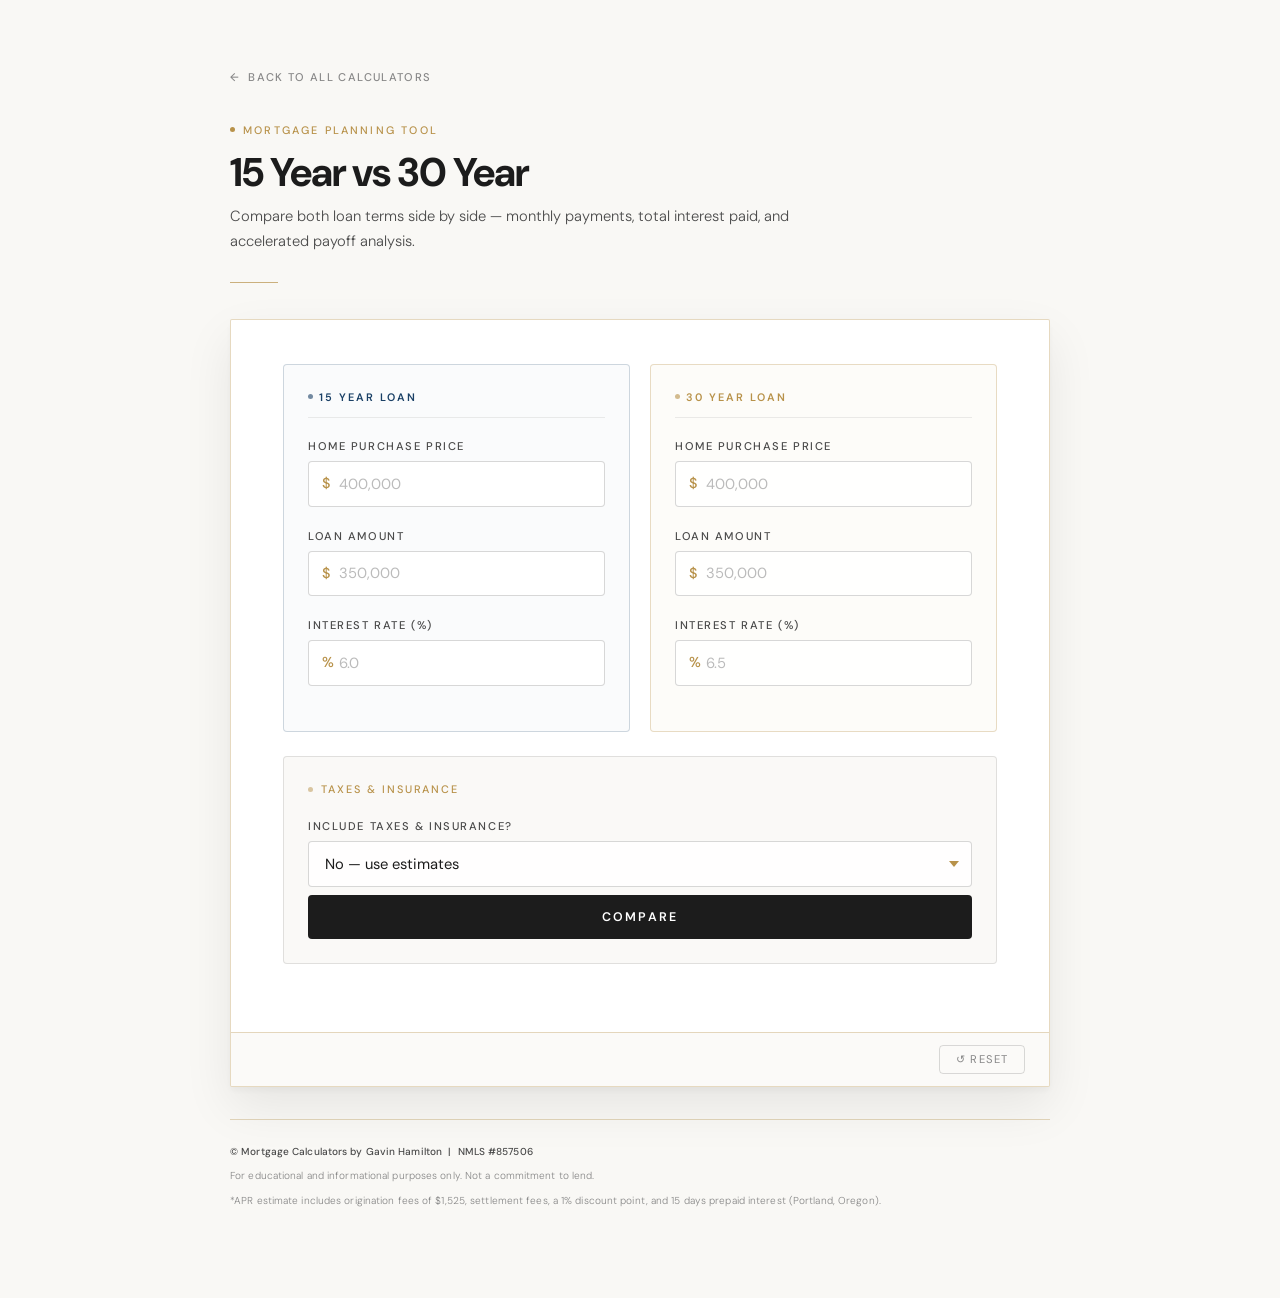
<file: 15-vs-30.html>
<!DOCTYPE html>
<html lang="en">
<head>
<meta charset="UTF-8">
<meta name="viewport" content="width=device-width, initial-scale=1.0">
<title>15 Year vs 30 Year — Gavin Hamilton</title>
<link rel="preconnect" href="https://fonts.googleapis.com">
<link rel="preconnect" href="https://fonts.gstatic.com" crossorigin>
<link href="https://fonts.googleapis.com/css2?family=DM+Sans:wght@300;400;500;600;700&family=DM+Mono:wght@400;500&display=swap" rel="stylesheet">
<style>
/* ═══════════════════════════════════════════════════
   SHARED STYLES — Warm charcoal / gold / cream
   Matches reference: Scenario Comparison aesthetic
═══════════════════════════════════════════════════ */
*, *::before, *::after { box-sizing: border-box; margin: 0; padding: 0; }

:root {
  --cream:       #f9f8f5;
  --surface:     #ffffff;
  --charcoal:    #1c1c1c;
  --slate:       #4a4a4a;
  --muted:       #888888;
  --border:      rgba(74,74,74,0.18);
  --border-card: rgba(74,74,74,0.15);
  --gold:        #b8924a;
  --gold-lt:     #d4ab6a;
  --gold-dim:    rgba(184,146,74,0.35);
  --gold-bg:     rgba(184,146,74,0.03);
  --green:       #1a6640;
  --green-bg:    #f0faf6;
  --red:         #b03020;
  --radius:      4px;
  --shadow:      0 4px 6px rgba(0,0,0,.04), 0 20px 50px rgba(0,0,0,.08);
  --trans:       .3s cubic-bezier(.4,0,.2,1);
}

html { scroll-behavior: smooth; }

body {
  font-family: 'DM Sans', sans-serif;
  background: var(--cream);
  color: var(--charcoal);
  min-height: 100vh;
  padding: 4rem 1.5rem 5rem;
  line-height: 1.5;
  overflow-x: hidden;
  -webkit-font-smoothing: antialiased;
}

@media (max-width: 600px) {
  body { padding: 2.5rem 1rem 4rem; }
}

.app {
  max-width: 820px;
  margin: 0 auto;
}

/* ── BACK LINK ── */
.back-link {
  display: inline-flex;
  align-items: center;
  gap: .4rem;
  font-size: .7rem;
  font-weight: 500;
  letter-spacing: .12em;
  text-transform: uppercase;
  color: var(--muted);
  text-decoration: none;
  margin-bottom: 2.25rem;
  transition: color var(--trans);
}
.back-link::before { content: '←'; margin-right: .1rem; }
.back-link:hover { color: var(--gold); }

/* ── PAGE HEADER ── */
.page-title-block { margin-bottom: 1.75rem; }

.page-eyebrow {
  font-size: .68rem;
  letter-spacing: .2em;
  text-transform: uppercase;
  color: var(--gold);
  margin-bottom: .75rem;
  display: flex;
  align-items: center;
  gap: .5rem;
  font-weight: 500;
}
.page-eyebrow::before {
  content: '';
  width: 5px; height: 5px;
  border-radius: 50%;
  background: var(--gold);
  display: inline-block;
  flex-shrink: 0;
}

.page-title {
  font-size: clamp(1.9rem, 4vw, 2.5rem);
  font-weight: 700;
  letter-spacing: -.025em;
  color: var(--charcoal);
  line-height: 1.1;
  margin-bottom: .6rem;
}

.page-subtitle {
  font-size: .92rem;
  color: var(--slate);
  line-height: 1.7;
  font-weight: 300;
  max-width: 560px;
}
.page-subtitle strong { font-weight: 600; color: var(--charcoal); }

.page-divider {
  width: 48px;
  height: 1px;
  background: var(--gold);
  opacity: .7;
  border: none;
  margin: 1.75rem 0 2.25rem;
}

/* ── OUTER CARD / CONTAINER ── */
.container {
  background: var(--surface);
  border: 1px solid var(--gold-dim);
  border-radius: 2px;
  box-shadow: var(--shadow);
  overflow: hidden;
  animation: cardRise .65s cubic-bezier(.4,0,.2,1) both;
}
@keyframes cardRise {
  from { opacity: 0; transform: translateY(24px); }
  to   { opacity: 1; transform: translateY(0); }
}

.calc-inner {
  padding: 2.75rem 3.25rem;
}
@media (max-width: 640px) {
  .calc-inner { padding: 1.75rem 1.5rem; }
}

/* ── SECTION LABEL (inside card) ── */
.sec-label, .card-title {
  font-size: .68rem;
  letter-spacing: .18em;
  text-transform: uppercase;
  color: var(--gold);
  margin-bottom: 1.3rem;
  display: flex;
  align-items: center;
  gap: .5rem;
  font-weight: 500;
}
.sec-label::before, .card-title::before {
  content: '';
  width: 5px; height: 5px;
  border-radius: 50%;
  background: var(--gold);
  opacity: .5;
  display: inline-block;
  flex-shrink: 0;
}
.sec-badge {
  font-size: .6rem;
  letter-spacing: .1em;
  padding: 2px 8px;
  border-radius: 20px;
  border: 1px solid var(--gold-dim);
  color: var(--gold);
  margin-left: auto;
  font-weight: 500;
}

/* ── INPUT CARD PANELS ── */
.card {
  border: 1px solid var(--border-card);
  border-radius: var(--radius);
  padding: 1.5rem;
  background: #faf9f7;
  margin-bottom: 1.5rem;
}
.card.card-gold {
  border-color: rgba(184,146,74,.3);
  background: rgba(184,146,74,.03);
}

/* ── FORM GRID ── */
.form-grid {
  display: grid;
  grid-template-columns: 1fr 1fr;
  gap: 1.3rem;
}
@media (max-width: 520px) {
  .form-grid { grid-template-columns: 1fr; }
}

.field {
  display: flex;
  flex-direction: column;
  gap: .4rem;
  margin-bottom: 0;
}
.field.full { grid-column: 1 / -1; }

/* ── LABELS ── */
label {
  display: block;
  font-size: .7rem;
  letter-spacing: .14em;
  text-transform: uppercase;
  color: var(--slate);
  font-weight: 500;
}

/* ── INPUTS ── */
.input-wrap { position: relative; }

.input-prefix {
  position: absolute;
  left: .9rem;
  top: 50%;
  transform: translateY(-50%);
  font-size: .9rem;
  color: var(--gold);
  font-weight: 500;
  pointer-events: none;
  user-select: none;
  font-family: 'DM Sans', sans-serif;
}

input[type="text"],
input[type="number"],
input[type="date"],
select {
  width: 100%;
  padding: .72rem 1rem;
  border: 1px solid rgba(74,74,74,.22);
  border-radius: var(--radius);
  background: rgba(255,255,255,.85);
  font-family: 'DM Sans', sans-serif;
  font-size: .92rem;
  color: var(--charcoal);
  outline: none;
  transition: border-color var(--trans), box-shadow var(--trans), background var(--trans);
  -webkit-appearance: none;
  -moz-appearance: textfield;
  line-height: 1.4;
}
input[type="number"]::-webkit-inner-spin-button,
input[type="number"]::-webkit-outer-spin-button { -webkit-appearance: none; }

input.has-prefix,
input[type="text"].has-prefix,
input[type="number"].has-prefix { padding-left: 1.9rem; }

input:focus, select:focus {
  border-color: var(--gold);
  background: #fff;
  box-shadow: 0 0 0 3px rgba(184,146,74,.12);
  outline: none;
}
input::placeholder { color: #bbb; }

select {
  cursor: pointer;
  background-image: url("data:image/svg+xml,%3Csvg xmlns='http://www.w3.org/2000/svg' width='10' height='6' viewBox='0 0 10 6'%3E%3Cpath d='M0 0l5 6 5-6z' fill='%23b8924a'/%3E%3C/svg%3E");
  background-repeat: no-repeat;
  background-position: right 12px center;
  padding-right: 2.2rem;
}
select option { background: #fff; color: var(--charcoal); }

/* optional fields toggle */
.optional-fields { display: none; grid-column: 1 / -1; }
.optional-fields.visible { display: contents; }

/* ── CALCULATE BUTTON ── */
.calc-btn {
  display: block;
  width: 100%;
  margin-top: .5rem;
  padding: .88rem 1.5rem;
  background: var(--charcoal);
  color: #fff;
  border: none;
  border-radius: var(--radius);
  font-family: 'DM Sans', sans-serif;
  font-size: .78rem;
  letter-spacing: .18em;
  text-transform: uppercase;
  font-weight: 600;
  cursor: pointer;
  transition: background var(--trans), box-shadow var(--trans), transform var(--trans);
  position: relative;
  overflow: hidden;
}
.calc-btn::after {
  content: '';
  position: absolute;
  inset: 0;
  background: linear-gradient(90deg, transparent 0%, rgba(184,146,74,.18) 50%, transparent 100%);
  transform: translateX(-100%);
  transition: transform .5s ease;
}
.calc-btn:hover { background: #2e2a22; box-shadow: 0 6px 20px rgba(0,0,0,.18); transform: translateY(-1px); }
.calc-btn:hover::after { transform: translateX(100%); }
.calc-btn:active { transform: translateY(0); box-shadow: none; }

/* reset link */
.reset-link {
  display: block;
  text-align: center;
  margin-top: .9rem;
  font-size: .7rem;
  letter-spacing: .1em;
  text-transform: uppercase;
  color: #aaa;
  cursor: pointer;
  background: none;
  border: none;
  font-family: 'DM Sans', sans-serif;
  width: 100%;
  padding: .25rem;
  transition: color var(--trans);
}
.reset-link:hover { color: var(--gold); }

/* ── RESULTS SECTION ── */
.results-panel { display: none; }
.results-panel.show { display: block; }

.fin-results { display: none; margin-top: 1.5rem; }
.fin-results.show { display: block; }

.results-rule {
  width: 100%;
  height: 1px;
  background: var(--gold-dim);
  border: none;
  margin: 2.5rem 0 2rem;
}
.results-eyebrow {
  font-size: .68rem;
  letter-spacing: .2em;
  text-transform: uppercase;
  color: var(--gold);
  margin-bottom: .4rem;
  font-weight: 500;
}
.results-headline {
  font-weight: 700;
  font-size: 1.2rem;
  letter-spacing: -.01em;
  color: var(--charcoal);
  margin-bottom: 1.6rem;
}

/* ── TOTAL / HERO NUMBER BLOCK ── */
.total-block {
  padding: 1.5rem;
  background: #faf9f7;
  border: 1px solid var(--border-card);
  border-radius: var(--radius);
  margin-bottom: 1rem;
}
.total-label {
  font-size: .65rem;
  font-weight: 500;
  text-transform: uppercase;
  letter-spacing: .15em;
  color: var(--muted);
  margin-bottom: .3rem;
}
.total-amount {
  font-family: 'DM Mono', monospace;
  font-size: clamp(2rem, 6.5vw, 3.4rem);
  font-weight: 700;
  color: var(--charcoal);
  line-height: 1;
  letter-spacing: -.02em;
}
.total-sub {
  font-size: .75rem;
  color: var(--muted);
  margin-top: .25rem;
  font-weight: 300;
}
.total-apr {
  font-family: 'DM Mono', monospace;
  font-size: .88rem;
  font-weight: 500;
  color: var(--slate);
  margin-top: .5rem;
}

/* ── LINE ITEM LIST ── */
.line-items {
  background: var(--surface);
  border: 1px solid var(--border-card);
  border-radius: var(--radius);
  overflow: hidden;
  margin-bottom: 1rem;
}
.line-item {
  display: flex;
  justify-content: space-between;
  align-items: center;
  padding: .72rem 1.2rem;
  border-bottom: 1px solid rgba(74,74,74,.07);
}
.line-item:last-child { border-bottom: none; }
.line-item-label { font-size: .82rem; color: var(--slate); font-weight: 300; }
.line-item-value { font-family: 'DM Mono', monospace; font-size: .92rem; font-weight: 600; color: var(--charcoal); }
.line-item.pmi .line-item-label { color: var(--red); }
.line-item.pmi .line-item-value { color: var(--red); }

/* ── PMI DISCLAIMER ── */
.pmi-disclaimer {
  display: none;
  padding: .75rem 1.2rem;
  background: rgba(176,48,32,.05);
  border: 1px solid rgba(176,48,32,.2);
  border-radius: var(--radius);
  margin-bottom: 1rem;
}
.pmi-disclaimer.show { display: block; }
.pmi-disclaimer p { font-size: .75rem; color: var(--red); line-height: 1.6; font-weight: 300; }

/* ── QUALIFY BANNER ── */
.qualify-banner {
  display: flex;
  align-items: center;
  justify-content: space-between;
  gap: 12px;
  padding: 1.1rem 1.5rem;
  margin-bottom: 1.5rem;
  background: linear-gradient(135deg, #b8924a 0%, #d4ab6a 50%, #b8924a 100%);
  background-size: 200% 100%;
  border-radius: var(--radius);
  cursor: pointer;
  border: none;
  width: 100%;
  text-align: left;
  position: relative;
  overflow: hidden;
  transition: background-position var(--trans), box-shadow var(--trans), transform var(--trans);
  box-shadow: 0 4px 18px rgba(184,146,74,.45);
}
.qualify-banner:hover {
  background-position: right center;
  box-shadow: 0 8px 28px rgba(184,146,74,.55);
  transform: translateY(-2px);
}
.qualify-banner-text {
  font-family: 'DM Sans', sans-serif;
  font-size: 1rem;
  font-weight: 800;
  color: #1c1c1c;
  letter-spacing: .01em;
}
.qualify-banner-sub { display: none; }
.qualify-banner-edu-sub {
  font-size: .75rem;
  color: rgba(28,28,28,.7);
  margin-top: .25rem;
  font-weight: 400;
  letter-spacing: .01em;
  line-height: 1.4;
}
.qualify-banner-arrow {
  font-size: .72rem;
  font-weight: 700;
  color: rgba(28,28,28,.65);
  flex-shrink: 0;
  text-transform: uppercase;
  letter-spacing: .12em;
  transition: transform var(--trans);
  white-space: nowrap;
}
.qualify-banner:hover .qualify-banner-arrow { transform: translateX(5px); color: #1c1c1c; }

/* ── CONTAINER FOOTER (reset row) ── */
.container-footer {
  display: flex;
  align-items: center;
  justify-content: flex-end;
  padding: .75rem 1.5rem;
  border-top: 1px solid var(--gold-dim);
  background: rgba(250,249,247,.8);
}
.reset-btn {
  background: none;
  border: 1px solid rgba(74,74,74,.2);
  border-radius: var(--radius);
  padding: .4rem 1rem;
  font-family: 'DM Sans', sans-serif;
  font-size: .7rem;
  letter-spacing: .1em;
  text-transform: uppercase;
  color: var(--muted);
  cursor: pointer;
  transition: all var(--trans);
}
.reset-btn:hover { border-color: var(--gold); color: var(--gold); }

/* ── RESULT CARDS (educational tools) ── */
.result-grid {
  display: grid;
  grid-template-columns: repeat(auto-fit, minmax(150px, 1fr));
  gap: 12px;
  margin-bottom: 1rem;
}
.result-card {
  background: #faf9f7;
  border: 1px solid var(--border-card);
  border-radius: var(--radius);
  padding: 1rem 1.1rem;
}
.result-label {
  font-size: .62rem;
  text-transform: uppercase;
  letter-spacing: .12em;
  color: var(--muted);
  margin-bottom: .35rem;
  font-weight: 500;
}
.result-value {
  font-family: 'DM Mono', monospace;
  font-size: clamp(.95rem, 2vw, 1.2rem);
  font-weight: 600;
  color: var(--charcoal);
  line-height: 1.2;
}
.result-value.highlight { color: #1a4066; }
.result-value.positive  { color: var(--green); }
.result-value.negative  { color: var(--red); }
.result-sub { font-size: .65rem; color: var(--muted); margin-top: .25rem; line-height: 1.45; }

/* ── SECTION LABEL (inside results) ── */
.fin-section-label {
  font-size: .65rem;
  font-weight: 600;
  text-transform: uppercase;
  letter-spacing: .14em;
  color: var(--slate);
  margin: 1.5rem 0 .75rem;
  padding-bottom: .5rem;
  border-bottom: 1px solid var(--gold-dim);
}

/* ── EXPLAIN BOXES ── */
.explain-box {
  background: #faf9f7;
  border-left: 2px solid var(--gold-dim);
  border-radius: 0 var(--radius) var(--radius) 0;
  padding: .8rem 1rem;
  margin-bottom: 1rem;
}
.explain-box p { font-size: .83rem; color: var(--slate); line-height: 1.75; font-weight: 300; }
.explain-box p strong { font-weight: 600; color: var(--charcoal); }
.explain-box.info { border-left-color: #1a4066; }

.cta-box, .encourage-box {
  margin-top: 1rem;
  padding: .9rem 1.25rem;
  background: rgba(184,146,74,.05);
  border: 1px solid var(--gold-dim);
  border-radius: var(--radius);
}
.cta-box p, .encourage-box p {
  font-size: .83rem;
  color: var(--slate);
  line-height: 1.75;
  text-align: center;
  font-weight: 300;
}

/* ── AMORTIZATION TABLE ── */
.table-wrap {
  margin-top: .75rem;
  overflow-x: auto;
  max-height: 300px;
  overflow-y: auto;
  border: 1px solid var(--border-card);
  border-radius: var(--radius);
}
.amort-table {
  width: 100%;
  border-collapse: collapse;
  font-family: 'DM Mono', monospace;
  font-size: .8rem;
}
.amort-table th {
  background: #faf9f7;
  color: var(--slate);
  padding: .5rem .85rem;
  text-align: right;
  font-weight: 500;
  font-size: .62rem;
  text-transform: uppercase;
  letter-spacing: .08em;
  position: sticky;
  top: 0;
  z-index: 2;
  border-bottom: 1px solid var(--border-card);
}
.amort-table th:first-child { text-align: center; }
.amort-table td {
  padding: .45rem .85rem;
  text-align: right;
  border-bottom: 1px solid rgba(74,74,74,.06);
  color: var(--slate);
  font-size: .82rem;
  font-weight: 500;
}
.amort-table td:first-child { text-align: center; color: var(--muted); }
.amort-table tr:last-child td { border-bottom: none; }
.amort-table tr:hover td { background: #faf9f7; }

/* ── KEY TAKEAWAY SUMMARY ── */
.fin-summary {
  display: none;
  background: rgba(184,146,74,.05);
  border: 1px solid var(--gold-dim);
  border-radius: var(--radius);
  padding: 1rem 1.25rem;
  margin-top: 1.25rem;
}
.fin-summary.show { display: block; }
.fin-summary-title {
  font-size: .62rem;
  font-weight: 600;
  text-transform: uppercase;
  letter-spacing: .14em;
  color: var(--muted);
  margin-bottom: .75rem;
}
.fin-summary-list { list-style: none; display: flex; flex-direction: column; gap: .55rem; }
.fin-summary-list li {
  display: flex;
  align-items: baseline;
  gap: .75rem;
  font-size: .88rem;
  color: var(--slate);
}
.fin-summary-list li::before { content: '→'; color: var(--gold); flex-shrink: 0; font-size: .7rem; }
.fin-sl {
  font-size: .62rem;
  color: var(--muted);
  text-transform: uppercase;
  letter-spacing: .1em;
  white-space: nowrap;
  font-weight: 500;
}
.fin-sv { font-family: 'DM Mono', monospace; font-weight: 600; color: var(--charcoal); font-size: .95rem; }
.fin-sv.neg { color: var(--red); }
.fin-sv.pos { color: var(--green); }

/* ── ALERT MODAL ── */
.alert-overlay {
  display: none;
  position: fixed;
  inset: 0;
  background: rgba(28,28,28,.45);
  z-index: 1000;
  align-items: center;
  justify-content: center;
  padding: 1.5rem;
}
.alert-overlay.show { display: flex; }
.alert-box {
  background: var(--surface);
  border: 1px solid var(--gold-dim);
  border-radius: var(--radius);
  box-shadow: var(--shadow);
  padding: 2rem 2rem 1.5rem;
  max-width: 400px;
  width: 100%;
}
.alert-icon {
  font-size: .7rem;
  font-weight: 700;
  text-transform: uppercase;
  letter-spacing: .15em;
  color: var(--red);
  margin-bottom: .6rem;
}
.alert-icon.warn { color: var(--gold); }
.alert-msg { font-size: .9rem; color: var(--charcoal); line-height: 1.7; margin-bottom: 1.5rem; font-weight: 300; }
.alert-btn {
  display: block;
  width: 100%;
  padding: .75rem;
  background: var(--charcoal);
  color: #fff;
  border: none;
  border-radius: var(--radius);
  font-family: 'DM Sans', sans-serif;
  font-size: .78rem;
  letter-spacing: .15em;
  text-transform: uppercase;
  font-weight: 600;
  cursor: pointer;
  transition: background var(--trans);
}
.alert-btn:hover { background: #2e2a22; }

/* ── CONTACT MODAL ── */
.contact-overlay {
  display: none;
  position: fixed;
  inset: 0;
  background: rgba(28,28,28,.55);
  z-index: 2000;
  align-items: center;
  justify-content: center;
  padding: 1.5rem;
}
.contact-overlay.show { display: flex; }
.contact-modal {
  background: var(--surface);
  border: 1px solid var(--gold-dim);
  border-radius: var(--radius);
  box-shadow: var(--shadow);
  padding: 2rem 2rem 1.75rem;
  max-width: 400px;
  width: 100%;
  text-align: center;
}
.contact-modal-title { font-size: 1rem; font-weight: 700; color: var(--charcoal); margin-bottom: .75rem; }
.contact-modal-body { font-size: .88rem; color: var(--slate); line-height: 1.75; margin-bottom: 1.5rem; font-weight: 300; }
.contact-detail { display: inline-block; margin: 3px 0; font-weight: 600; color: var(--gold); }
.contact-detail a { color: inherit; text-decoration: none; }
.contact-detail a:hover { color: var(--gold-lt); }
.contact-close-btn {
  padding: .75rem 1.75rem;
  background: var(--charcoal);
  color: #fff;
  border: none;
  border-radius: var(--radius);
  font-family: 'DM Sans', sans-serif;
  font-size: .78rem;
  letter-spacing: .15em;
  text-transform: uppercase;
  font-weight: 600;
  cursor: pointer;
  transition: background var(--trans);
}
.contact-close-btn:hover { background: #2e2a22; }

/* ── FOOTER DISCLAIMER ── */
.disclaimer {
  margin-top: 2rem;
  padding-top: 1.5rem;
  border-top: 1px solid var(--gold-dim);
}
.disclaimer p {
  font-size: .63rem;
  color: #888;
  line-height: 1.65;
  margin-bottom: .5rem;
  letter-spacing: .01em;
  font-weight: 300;
}
.disclaimer p:first-child { font-weight: 500; color: var(--slate); }

</style>
<style>
/* ── 15 vs 30 specific styles ── */
.compare-input-cols {
  display: grid;
  grid-template-columns: 1fr 1fr;
  gap: 1.25rem;
  margin-bottom: 1.5rem;
}
@media (max-width: 520px) { .compare-input-cols { grid-template-columns: 1fr; } }

.compare-input-col {
  border: 1px solid rgba(74,74,74,.15);
  border-radius: 4px;
  padding: 1.5rem;
  background: #faf9f7;
}
.compare-input-col.col-15 { border-color: rgba(26,64,102,.2); background: rgba(26,64,102,.02); }
.compare-input-col.col-30 { border-color: rgba(184,146,74,.3); background: rgba(184,146,74,.03); }

.compare-col-label {
  font-size: .68rem;
  letter-spacing: .18em;
  text-transform: uppercase;
  font-weight: 600;
  margin-bottom: 1.25rem;
  padding-bottom: .75rem;
  border-bottom: 1px solid rgba(74,74,74,.1);
  display: flex;
  align-items: center;
  gap: .4rem;
}
.compare-col-label::before {
  content: '';
  width: 5px; height: 5px;
  border-radius: 50%;
  display: inline-block;
  opacity: .6;
}
.col-15 .compare-col-label { color: #1a4066; }
.col-15 .compare-col-label::before { background: #1a4066; }
.col-30 .compare-col-label { color: #b8924a; }
.col-30 .compare-col-label::before { background: #b8924a; }

.compare-cols {
  display: grid;
  grid-template-columns: 1fr 1fr;
  gap: 1rem;
  margin-bottom: 1rem;
}
@media (max-width: 520px) { .compare-cols { grid-template-columns: 1fr; } }

.compare-col-card {
  background: #fff;
  border: 1px solid rgba(74,74,74,.15);
  border-radius: 4px;
  overflow: hidden;
}
.compare-col-header {
  padding: .65rem 1.1rem;
  border-bottom: 1px solid rgba(74,74,74,.1);
  font-size: .65rem;
  font-weight: 600;
  text-transform: uppercase;
  letter-spacing: .14em;
  background: #faf9f7;
  display: flex;
  align-items: center;
  gap: .4rem;
}
.compare-col-header::before {
  content: '';
  width: 5px; height: 5px;
  border-radius: 50%;
  display: inline-block;
  opacity: .7;
}
.compare-col-header.h-15 { color: #1a4066; }
.compare-col-header.h-15::before { background: #1a4066; }
.compare-col-header.h-30 { color: #b8924a; }
.compare-col-header.h-30::before { background: #b8924a; }

.compare-total-block { padding: 1rem 1.1rem .8rem; border-bottom: 1px solid rgba(74,74,74,.08); }
.compare-total-label { font-size: .62rem; text-transform: uppercase; letter-spacing: .1em; color: #888; margin-bottom: .3rem; font-weight: 500; }
.compare-total-amount { font-family: 'DM Mono', monospace; font-size: clamp(1.3rem,3.5vw,2rem); font-weight: 700; color: #1c1c1c; line-height: 1; letter-spacing: -.02em; }
.compare-total-sub { font-size: .72rem; color: #aaa; margin-top: .2rem; font-weight: 300; }
.compare-apr { font-family: 'DM Mono', monospace; font-size: .78rem; font-weight: 500; color: #4a4a4a; margin-top: .4rem; }

.compare-line-items { display: flex; flex-direction: column; }
.compare-line-item { display: flex; flex-direction: column; padding: .6rem 1.1rem; border-bottom: 1px solid rgba(74,74,74,.06); }
.compare-line-item:last-child { border-bottom: none; }
.compare-line-label { font-size: .68rem; color: #888; margin-bottom: .15rem; }
.compare-line-value { font-family: 'DM Mono', monospace; font-size: .88rem; font-weight: 600; color: #1c1c1c; }
.compare-line-item.pmi-item .compare-line-label { color: #b03020; }
.compare-line-item.pmi-item .compare-line-value { color: #b03020; }

.diff-callout { display: none; padding: 1rem 1.25rem; background: rgba(184,146,74,.06); border: 1px solid rgba(184,146,74,.35); border-radius: 4px; margin-bottom: 1rem; }
.diff-callout.show { display: block; }
.diff-callout p { font-size: .88rem; color: #4a4a4a; line-height: 1.7; font-weight: 300; }
.diff-callout .diff-amount { font-family: 'DM Mono', monospace; font-weight: 600; color: #1c1c1c; }

.accel-payoff-card {
  background: #faf9f7;
  border: 1px solid rgba(184,146,74,.35);
  border-left: 3px solid #b8924a;
  border-radius: 4px;
  padding: 1.25rem 1.5rem;
  margin-bottom: 1rem;
}
.accel-payoff-title { font-size: .72rem; font-weight: 700; text-transform: uppercase; letter-spacing: .1em; color: #b8924a; margin-bottom: .75rem; }
.accel-payoff-body { font-size: .88rem; color: #4a4a4a; line-height: 1.75; font-weight: 300; }
.accel-payoff-body .highlight-num { font-family: 'DM Mono', monospace; font-size: 1rem; font-weight: 700; color: #1c1c1c; }
.accel-payoff-body .highlight-green { font-family: 'DM Mono', monospace; font-size: 1rem; font-weight: 700; color: #1a6640; }

.pros-cons-grid { display: none; grid-template-columns: 1fr 1fr; gap: 1rem; margin-bottom: 1rem; }
.pros-cons-grid.show { display: grid; }
@media (max-width: 520px) { .pros-cons-grid { grid-template-columns: 1fr; } }
.pc-col { display: flex; flex-direction: column; gap: .75rem; }
.pc-card { background: #fff; border: 1px solid rgba(74,74,74,.15); border-radius: 4px; padding: 1.1rem; }
.pc-card-title { font-size: .65rem; font-weight: 600; text-transform: uppercase; letter-spacing: .1em; margin-bottom: .65rem; padding-bottom: .5rem; border-bottom: 1px solid rgba(74,74,74,.1); }
.pc-card-title.pros { color: #1a6640; }
.pc-card-title.cons { color: #b03020; }
.pc-list { list-style: none; display: flex; flex-direction: column; gap: .45rem; }
.pc-list li { font-size: .82rem; color: #4a4a4a; line-height: 1.6; padding-left: 1rem; position: relative; font-weight: 300; }
.pc-list li::before { position: absolute; left: 0; top: 0; font-weight: 700; }
.pros .pc-list li::before { content: "✓"; color: #1a6640; }
.cons .pc-list li::before { content: "✗"; color: #b03020; }
.pc-list li em { font-style: normal; font-weight: 600; color: #1c1c1c; }
</style>
</head>
<body>
<div class="app">

  <a class="back-link" href="index.html">Back to all calculators</a>

  <div class="page-title-block">
    <div class="page-eyebrow">Mortgage Planning Tool</div>
    <div class="page-title">15 Year vs 30 Year</div>
    <p class="page-subtitle">Compare both loan terms side by side — monthly payments, total interest paid, and accelerated payoff analysis.</p>
  </div>
  <hr class="page-divider">

  <div class="container">
    <div class="calc-inner">

      <div class="compare-input-cols">

        <div class="compare-input-col col-15">
          <div class="compare-col-label">15 Year Loan</div>
          <div class="field" style="margin-bottom:1.3rem">
            <label>Home Purchase Price</label>
            <div class="input-wrap"><span class="input-prefix">$</span><input type="text" id="c15-price" placeholder="400,000" inputmode="numeric" class="comma-input has-prefix"></div>
          </div>
          <div class="field" style="margin-bottom:1.3rem">
            <label>Loan Amount</label>
            <div class="input-wrap"><span class="input-prefix">$</span><input type="text" id="c15-loan" placeholder="350,000" inputmode="numeric" class="comma-input has-prefix"></div>
          </div>
          <div class="field" style="margin-bottom:1.3rem">
            <label>Interest Rate (%)</label>
            <div class="input-wrap"><span class="input-prefix">%</span><input type="number" id="c15-rate" placeholder="6.0" step="0.01" class="has-prefix"></div>
          </div>
        </div>

        <div class="compare-input-col col-30">
          <div class="compare-col-label">30 Year Loan</div>
          <div class="field" style="margin-bottom:1.3rem">
            <label>Home Purchase Price</label>
            <div class="input-wrap"><span class="input-prefix">$</span><input type="text" id="c30-price" placeholder="400,000" inputmode="numeric" class="comma-input has-prefix"></div>
          </div>
          <div class="field" style="margin-bottom:1.3rem">
            <label>Loan Amount</label>
            <div class="input-wrap"><span class="input-prefix">$</span><input type="text" id="c30-loan" placeholder="350,000" inputmode="numeric" class="comma-input has-prefix"></div>
          </div>
          <div class="field" style="margin-bottom:1.3rem">
            <label>Interest Rate (%)</label>
            <div class="input-wrap"><span class="input-prefix">%</span><input type="number" id="c30-rate" placeholder="6.5" step="0.01" class="has-prefix"></div>
          </div>
        </div>

      </div>

      <div class="card">
        <div class="card-title">Taxes &amp; Insurance</div>
        <div class="form-grid">
          <div class="field full">
            <label>Include Taxes &amp; Insurance?</label>
            <div class="input-wrap">
              <select id="c-tai" onchange="toggleCompareTaiFields()">
                <option value="no">No — use estimates</option>
                <option value="yes">Yes — enter my own</option>
              </select>
            </div>
          </div>
          <div class="optional-fields" id="c-optional">
            <div class="field">
              <label>Annual Property Taxes</label>
              <div class="input-wrap"><span class="input-prefix">$</span><input type="text" id="c-tax" placeholder="4,800" inputmode="numeric" class="comma-input has-prefix"></div>
            </div>
            <div class="field">
              <label>Annual Homeowners Insurance</label>
              <div class="input-wrap"><span class="input-prefix">$</span><input type="text" id="c-ins" placeholder="1,200" inputmode="numeric" class="comma-input has-prefix"></div>
            </div>
          </div>
        </div>
        <button class="calc-btn" onclick="calcCompare()">Compare</button>
      </div>

      <!-- RESULTS -->
      <div id="c-results" class="results-panel">
        <hr class="results-rule">
        <div class="results-eyebrow">Your Results</div>
        <div class="results-headline">Side-by-Side Comparison</div>

        <button class="qualify-banner" onclick="window.open('affordability-calculator.html','_blank')">
          <div><div class="qualify-banner-text">Find Out What You Qualify For</div></div>
          <span class="qualify-banner-arrow">Click Here →</span>
        </button>

        <div class="compare-cols">
          <div class="compare-col-card">
            <div class="compare-col-header h-15">15 Year Loan</div>
            <div class="compare-total-block">
              <div class="compare-total-label">Approx. Monthly Payment</div>
              <div class="compare-total-amount" id="c15-total">—</div>
              <div class="compare-total-sub">/ month</div>
              <div class="compare-apr" id="c15-apr">—</div>
            </div>
            <div class="compare-line-items" id="c15-lines"></div>
          </div>
          <div class="compare-col-card">
            <div class="compare-col-header h-30">30 Year Loan</div>
            <div class="compare-total-block">
              <div class="compare-total-label">Approx. Monthly Payment</div>
              <div class="compare-total-amount" id="c30-total">—</div>
              <div class="compare-total-sub">/ month</div>
              <div class="compare-apr" id="c30-apr">—</div>
            </div>
            <div class="compare-line-items" id="c30-lines"></div>
          </div>
        </div>

        <div class="pmi-disclaimer" id="c-pmi-disclaimer">
          <p><strong>Monthly mortgage insurance required (less than 20% down).</strong> Estimate only. Contact a lending professional for accurate quote.</p>
        </div>

        <div class="diff-callout" id="c-diff-block"><p id="c-diff-text"></p></div>

        <div class="accel-payoff-card" id="c-accel-card" style="display:none">
          <div class="accel-payoff-title">💡 What if you applied that difference toward principal?</div>
          <div class="accel-payoff-body" id="c-accel-body"></div>
        </div>

        <div class="pros-cons-grid" id="c-pros-cons">
          <div class="pc-col">
            <div class="pc-card">
              <div class="pc-card-title pros">15 Year — Pros</div>
              <ul class="pc-list pros">
                <li>Pay significantly less interest over the life of the loan</li>
                <li>Every extra dollar above interest goes directly to principal</li>
                <li>Own your home free and clear in 15 years</li>
              </ul>
            </div>
            <div class="pc-card">
              <div class="pc-card-title cons">15 Year — Cons</div>
              <ul class="pc-list cons">
                <li>Higher monthly payment — not ideal if budget is tight</li>
                <li>Fixed obligation with no option to pay less</li>
              </ul>
            </div>
          </div>
          <div class="pc-col">
            <div class="pc-card">
              <div class="pc-card-title pros">30 Year — Pros</div>
              <ul class="pc-list pros">
                <li>Lower required monthly payment gives more breathing room</li>
                <li id="c-30-extra-pro">Option to pay extra toward principal — <em id="c-payoff-note">see accelerated payoff above</em></li>
              </ul>
            </div>
            <div class="pc-card">
              <div class="pc-card-title cons">30 Year — Cons</div>
              <ul class="pc-list cons">
                <li>More of each payment goes toward interest, especially early on</li>
                <li>30 years before the loan is paid off on standard schedule</li>
              </ul>
            </div>
          </div>
        </div>
      </div>

    </div><!-- /calc-inner -->
    <div class="container-footer">
      <button class="reset-btn" onclick="resetCompare()">↺ Reset</button>
    </div>
  </div><!-- /container -->

  <div class="disclaimer">
    <p>© Mortgage Calculators by Gavin Hamilton &nbsp;|&nbsp; NMLS #857506</p>
    <p>For educational and informational purposes only. Not a commitment to lend.</p>
    <p>*APR estimate includes origination fees of $1,525, settlement fees, a 1% discount point, and 15 days prepaid interest (Portland, Oregon).</p>
  </div>

</div><!-- /app -->

<div class="alert-overlay" id="alert-modal">
  <div class="alert-box">
    <div class="alert-icon" id="alert-icon">Input Required</div>
    <div class="alert-msg" id="alert-msg"></div>
    <button class="alert-btn" onclick="closeAlert()">OK</button>
  </div>
</div>
<div class="contact-overlay" id="contact-modal">
  <div class="contact-modal">
    <div class="contact-modal-title">I'm here when you're ready</div>
    <div class="contact-modal-body">
      <span class="contact-detail"><a href="mailto:ghamilton@mtgxps.com">ghamilton@mtgxps.com</a></span><br>
      <span class="contact-detail"><a href="tel:5035178983">503.517.8983</a></span>
    </div>
    <button class="contact-close-btn" onclick="closeContactModal()">Back to Calculator</button>
  </div>
</div>

<script>
// shared.js — loaded before inline scripts on every calculator page
// Using var instead of const/let at top level to avoid any cross-script scope issues

var fmt   = function(n) { return '$' + Math.round(n).toLocaleString(); };
var fmt2  = function(n) { return '$' + n.toFixed(2).replace(/\B(?=(\d{3})+(?!\d))/g, ','); };
var parseVal = function(id) { return parseFloat(document.getElementById(id).value.replace(/,/g, '')) || 0; };
var pct   = function(n) { return (n * 100).toFixed(1) + '%'; };

function formatCommaInput(el) {
  var raw = el.value.replace(/,/g, '').replace(/[^0-9.]/g, '');
  var num = parseFloat(raw);
  if (!isNaN(num)) el.value = num.toLocaleString('en-US', { maximumFractionDigits: 2 });
}

document.addEventListener('DOMContentLoaded', function() {
  document.querySelectorAll('.comma-input').forEach(function(el) {
    el.addEventListener('blur', function() { formatCommaInput(el); });
    el.addEventListener('focus', function() { el.value = el.value.replace(/,/g, ''); });
  });
});

function makeCard(label, value, cls, sub) {
  cls = cls || '';
  sub = sub || '';
  return '<div class="result-card">'
    + '<div class="result-label">' + label + '</div>'
    + '<div class="result-value ' + cls + '">' + value + '</div>'
    + (sub ? '<div class="result-sub">' + sub + '</div>' : '')
    + '</div>';
}

function showAlert(msg, isError) {
  var icon = document.getElementById('alert-icon');
  icon.textContent = isError ? '⚠ Input Error' : '⚠ Heads Up';
  icon.className = 'alert-icon' + (isError ? '' : ' warn');
  document.getElementById('alert-msg').textContent = msg;
  document.getElementById('alert-modal').classList.add('show');
}

function closeAlert() {
  document.getElementById('alert-modal').classList.remove('show');
}

function checkLTV(loan, price) {
  if (!price || price <= 0) return false;
  var ltv = loan / price;
  if (ltv > 1.0) {
    showAlert('Loan amount exceeds purchase price. Please check your entries.', true);
    return true;
  }
  if (ltv > 0.95) {
    showAlert('You have less than 5% down payment. Contact a lending professional to see if you qualify for low down payment programs.', false);
    return false;
  }
  return false;
}

function calcAPR(loan, annualRate, termYears, price, pmiMonthly) {
  var r  = annualRate / 12;
  var n  = termYears * 12;
  var pi = loan * r * Math.pow(1 + r, n) / (Math.pow(1 + r, n) - 1);
  var origination = 1525;
  var settlement  = 1700 + (price / 1000);
  var discountPt  = loan * 0.01;
  var prepaidInt  = loan * annualRate / 365 * 15;
  var totalCosts  = origination + settlement + discountPt + prepaidInt;
  var financedAmt = loan - totalCosts;
  if (financedAmt <= 0) return annualRate * 100;

  var hasPMI   = pmiMonthly > 0;
  var target78 = price * 0.78;

  if (!hasPMI) {
    var guess = annualRate / 12;
    for (var i = 0; i < 300; i++) {
      var pow  = Math.pow(1 + guess, n);
      var f    = pi * (1 - 1 / pow) / guess - financedAmt;
      var df   = pi * (1 / (guess * guess) * (1 / pow - 1) + n / (guess * pow * (1 + guess)));
      var next = guess - f / df;
      if (Math.abs(next - guess) < 1e-12) { guess = next; break; }
      guess = Math.max(next, 1e-10);
    }
    return guess * 12 * 100;
  }

  var cashFlows = [-financedAmt];
  var balance = loan;
  for (var m = 1; m <= n; m++) {
    var intCharge = balance * r;
    var prinPmt   = pi - intCharge;
    balance -= prinPmt;
    if (balance < 0) balance = 0;
    cashFlows.push(pi + (balance > target78 ? pmiMonthly : 0));
  }
  var guess2 = annualRate / 12;
  for (var j = 0; j < 300; j++) {
    var npv = cashFlows[0], dnpv = 0;
    for (var k = 1; k < cashFlows.length; k++) {
      var disc = Math.pow(1 + guess2, k);
      npv  += cashFlows[k] / disc;
      dnpv -= k * cashFlows[k] / (disc * (1 + guess2));
    }
    if (Math.abs(dnpv) < 1e-20) break;
    var next2 = guess2 - npv / dnpv;
    if (Math.abs(next2 - guess2) < 1e-12) { guess2 = next2; break; }
    guess2 = Math.max(next2, 1e-10);
  }
  return guess2 * 12 * 100;
}

function fmtAPR(apr) { return apr.toFixed(3) + '% APR*'; }

function showContactModal() {
  var el = document.getElementById('contact-modal');
  if (el) el.classList.add('show');
}
function closeContactModal() {
  var el = document.getElementById('contact-modal');
  if (el) el.classList.remove('show');
}

</script>
<script>
function toggleCompareTaiFields() {
  document.getElementById('c-optional').classList.toggle('visible', document.getElementById('c-tai').value==='yes');
}

function calcScenario(loanId, rateId, priceId, term, tai, customTax, customIns) {
  var loan=parseVal(loanId);
  var rate=parseFloat(document.getElementById(rateId).value)/100;
  var price=parseVal(priceId)||loan;
  if (!loan||loan<=0||!rate) return null;
  if (price>0&&loan/price>1.0) { showAlert('Loan amount exceeds purchase price. Please input a down payment.',true); return null; }
  if (price>0&&loan/price>0.95) showAlert('You have less than 5% down payment. Contact a lending professional.',false);
  var r=rate/12, n=term*12;
  var pi=loan*r*Math.pow(1+r,n)/(Math.pow(1+r,n)-1);
  var monthlyTax, monthlyIns;
  if (tai==='yes') { monthlyTax=customTax/12; monthlyIns=customIns/12; }
  else { monthlyTax=(price*0.012)/12; monthlyIns=(loan*0.0025)/12; }
  var ltv=loan/price, needsPMI=ltv>0.80;
  var pmi=needsPMI?(loan*0.006)/12:0;
  var total=pi+monthlyTax+monthlyIns+pmi;
  return { pi, monthlyTax, monthlyIns, pmi, needsPMI, total, apr: calcAPR(loan,rate,term,price,pmi) };
}

function buildCompareLines(containerId, r) {
  var html=`
    <div class="compare-line-item"><div class="compare-line-label">Principal &amp; Interest</div><div class="compare-line-value">${fmt2(r.pi)}</div></div>
    <div class="compare-line-item"><div class="compare-line-label">Monthly Property Tax</div><div class="compare-line-value">${fmt2(r.monthlyTax)}</div></div>
    <div class="compare-line-item"><div class="compare-line-label">Monthly Homeowners Insurance</div><div class="compare-line-value">${fmt2(r.monthlyIns)}</div></div>`;
  if (r.needsPMI) html+=`<div class="compare-line-item pmi-item"><div class="compare-line-label">Monthly Mortgage Insurance (PMI)</div><div class="compare-line-value">${fmt2(r.pmi)}</div></div>`;
  document.getElementById(containerId).innerHTML=html;
}

function calcCompare() {
  var tai=document.getElementById('c-tai').value;
  var customTax=parseVal('c-tax'), customIns=parseVal('c-ins');
  var term15 = 15;
  var term30 = 30;
  var r15=calcScenario('c15-loan','c15-rate','c15-price',term15,tai,customTax,customIns);
  var r30=calcScenario('c30-loan','c30-rate','c30-price',term30,tai,customTax,customIns);
  if (!r15&&!r30) return;

  if (r15) { document.getElementById('c15-total').textContent=fmt2(r15.total); document.getElementById('c15-apr').textContent=fmtAPR(r15.apr); buildCompareLines('c15-lines',r15); }
  if (r30) { document.getElementById('c30-total').textContent=fmt2(r30.total); document.getElementById('c30-apr').textContent=fmtAPR(r30.apr); buildCompareLines('c30-lines',r30); }

  document.getElementById('c-pmi-disclaimer').classList.toggle('show',(r15&&r15.needsPMI)||(r30&&r30.needsPMI));

  if (r15&&r30) {
    var diff=r15.total-r30.total;
    var dt=document.getElementById('c-diff-text');
    if (diff>0) dt.innerHTML=`A 15-year mortgage will cost <span class="diff-amount">${fmt2(diff)} more per month</span> than a 30-year mortgage.`;
    else if (diff<0) dt.innerHTML=`A 30-year mortgage will cost <span class="diff-amount">${fmt2(Math.abs(diff))} more per month</span> than a 15-year mortgage.`;
    else dt.innerHTML=`Both loans have the same approximate monthly payment.`;
    document.getElementById('c-diff-block').classList.add('show');

    var accelCard=document.getElementById('c-accel-card');
    if (diff>0) {
      var loan30=parseVal('c30-loan'), rate30=parseFloat(document.getElementById('c30-rate').value)/100;
      var maxMonths=30*12;
      if (loan30>0&&rate30>0) {
        var rr=rate30/12, extraPmt=r30.pi+(r15.pi-r30.pi);
        var balance2=loan30, months2=0;
        while (balance2>0.005&&months2<maxMonths) { months2++; var ic2=balance2*rr; var pp2=extraPmt-ic2; if(pp2>balance2)pp2=balance2; balance2-=pp2; if(balance2<0.005)balance2=0; }
        var approxYearsSaved=Math.round((maxMonths-months2)/12);
        var yrs2=Math.floor(months2/12), mos2=months2%12;
        var timeStr2=yrs2>0?(yrs2+' years'+(mos2>0?' and '+mos2+' months':'')):(mos2+' months');
        var intSaved=(r30.pi*maxMonths)-(extraPmt*months2);
        document.getElementById('c-accel-body').innerHTML='The 15-year mortgage costs <span class="highlight-num">'+fmt2(diff)+'/mo more</span> than the 30-year.<br><br><strong>Key insight:</strong> if you took the 30-year loan and applied that extra <span class="highlight-num">'+fmt2(diff)+'/mo</span> toward principal every month, it would be paid off in just <span class="highlight-num">'+timeStr2+'</span> — approximately <span class="highlight-green">'+approxYearsSaved+' years earlier</span>, saving an estimated <span class="highlight-green">'+fmt(intSaved)+'</span> in total interest. And you\'d retain the flexibility to pay only the lower required amount whenever needed.';
        accelCard.style.display='block';
      }
    } else { accelCard.style.display='none'; }
    document.getElementById('c-pros-cons').classList.add('show');
  }

  var el=document.getElementById('c-results');
  el.classList.add('show');
  setTimeout(()=>el.scrollIntoView({behavior:'smooth',block:'start'}),100);
}

function resetCompare() {
  document.querySelectorAll('input').forEach(i=>i.value='');
  document.getElementById('c-results').classList.remove('show');
  document.getElementById('c-pmi-disclaimer').classList.remove('show');
  document.getElementById('c-diff-block').classList.remove('show');
  document.getElementById('c-pros-cons').classList.remove('show');
  document.getElementById('c-accel-card').style.display='none';
  document.getElementById('c15-total').textContent='—';
  document.getElementById('c30-total').textContent='—';
  document.getElementById('c15-lines').innerHTML='';
  document.getElementById('c30-lines').innerHTML='';
}
</script>
</body>
</html>
</file>
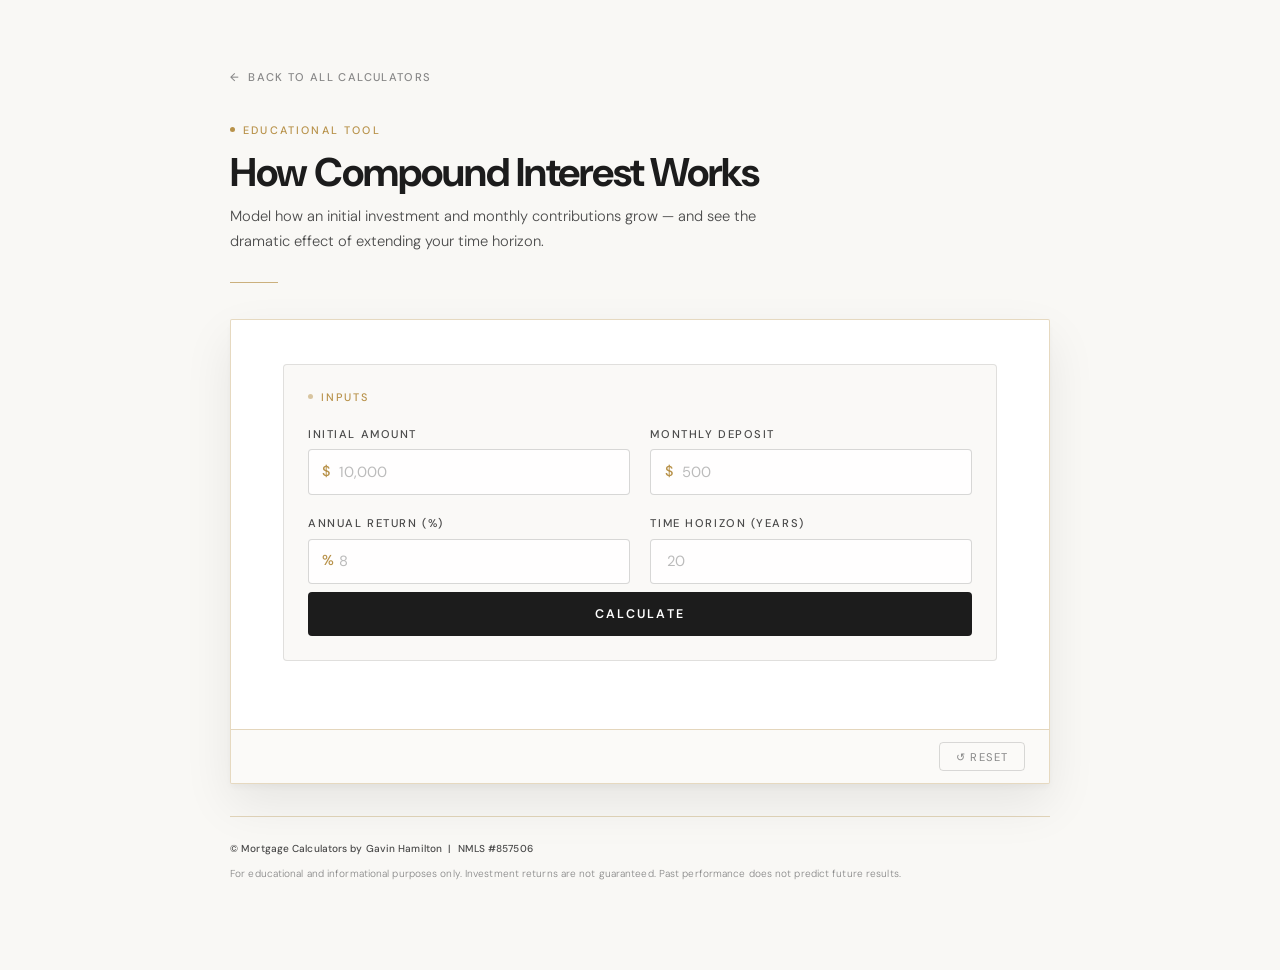
<file: compound-interest.html>
<!DOCTYPE html>
<html lang="en">
<head>
<meta charset="UTF-8">
<meta name="viewport" content="width=device-width, initial-scale=1.0">
<title>How Compound Interest Works — Gavin Hamilton</title>
<link rel="preconnect" href="https://fonts.googleapis.com">
<link rel="preconnect" href="https://fonts.gstatic.com" crossorigin>
<link href="https://fonts.googleapis.com/css2?family=DM+Sans:wght@300;400;500;600;700&family=DM+Mono:wght@400;500&display=swap" rel="stylesheet">
<style>
/* ═══════════════════════════════════════════════════
   SHARED STYLES — Warm charcoal / gold / cream
   Matches reference: Scenario Comparison aesthetic
═══════════════════════════════════════════════════ */
*, *::before, *::after { box-sizing: border-box; margin: 0; padding: 0; }

:root {
  --cream:       #f9f8f5;
  --surface:     #ffffff;
  --charcoal:    #1c1c1c;
  --slate:       #4a4a4a;
  --muted:       #888888;
  --border:      rgba(74,74,74,0.18);
  --border-card: rgba(74,74,74,0.15);
  --gold:        #b8924a;
  --gold-lt:     #d4ab6a;
  --gold-dim:    rgba(184,146,74,0.35);
  --gold-bg:     rgba(184,146,74,0.03);
  --green:       #1a6640;
  --green-bg:    #f0faf6;
  --red:         #b03020;
  --radius:      4px;
  --shadow:      0 4px 6px rgba(0,0,0,.04), 0 20px 50px rgba(0,0,0,.08);
  --trans:       .3s cubic-bezier(.4,0,.2,1);
}

html { scroll-behavior: smooth; }

body {
  font-family: 'DM Sans', sans-serif;
  background: var(--cream);
  color: var(--charcoal);
  min-height: 100vh;
  padding: 4rem 1.5rem 5rem;
  line-height: 1.5;
  overflow-x: hidden;
  -webkit-font-smoothing: antialiased;
}

@media (max-width: 600px) {
  body { padding: 2.5rem 1rem 4rem; }
}

.app {
  max-width: 820px;
  margin: 0 auto;
}

/* ── BACK LINK ── */
.back-link {
  display: inline-flex;
  align-items: center;
  gap: .4rem;
  font-size: .7rem;
  font-weight: 500;
  letter-spacing: .12em;
  text-transform: uppercase;
  color: var(--muted);
  text-decoration: none;
  margin-bottom: 2.25rem;
  transition: color var(--trans);
}
.back-link::before { content: '←'; margin-right: .1rem; }
.back-link:hover { color: var(--gold); }

/* ── PAGE HEADER ── */
.page-title-block { margin-bottom: 1.75rem; }

.page-eyebrow {
  font-size: .68rem;
  letter-spacing: .2em;
  text-transform: uppercase;
  color: var(--gold);
  margin-bottom: .75rem;
  display: flex;
  align-items: center;
  gap: .5rem;
  font-weight: 500;
}
.page-eyebrow::before {
  content: '';
  width: 5px; height: 5px;
  border-radius: 50%;
  background: var(--gold);
  display: inline-block;
  flex-shrink: 0;
}

.page-title {
  font-size: clamp(1.9rem, 4vw, 2.5rem);
  font-weight: 700;
  letter-spacing: -.025em;
  color: var(--charcoal);
  line-height: 1.1;
  margin-bottom: .6rem;
}

.page-subtitle {
  font-size: .92rem;
  color: var(--slate);
  line-height: 1.7;
  font-weight: 300;
  max-width: 560px;
}
.page-subtitle strong { font-weight: 600; color: var(--charcoal); }

.page-divider {
  width: 48px;
  height: 1px;
  background: var(--gold);
  opacity: .7;
  border: none;
  margin: 1.75rem 0 2.25rem;
}

/* ── OUTER CARD / CONTAINER ── */
.container {
  background: var(--surface);
  border: 1px solid var(--gold-dim);
  border-radius: 2px;
  box-shadow: var(--shadow);
  overflow: hidden;
  animation: cardRise .65s cubic-bezier(.4,0,.2,1) both;
}
@keyframes cardRise {
  from { opacity: 0; transform: translateY(24px); }
  to   { opacity: 1; transform: translateY(0); }
}

.calc-inner {
  padding: 2.75rem 3.25rem;
}
@media (max-width: 640px) {
  .calc-inner { padding: 1.75rem 1.5rem; }
}

/* ── SECTION LABEL (inside card) ── */
.sec-label, .card-title {
  font-size: .68rem;
  letter-spacing: .18em;
  text-transform: uppercase;
  color: var(--gold);
  margin-bottom: 1.3rem;
  display: flex;
  align-items: center;
  gap: .5rem;
  font-weight: 500;
}
.sec-label::before, .card-title::before {
  content: '';
  width: 5px; height: 5px;
  border-radius: 50%;
  background: var(--gold);
  opacity: .5;
  display: inline-block;
  flex-shrink: 0;
}
.sec-badge {
  font-size: .6rem;
  letter-spacing: .1em;
  padding: 2px 8px;
  border-radius: 20px;
  border: 1px solid var(--gold-dim);
  color: var(--gold);
  margin-left: auto;
  font-weight: 500;
}

/* ── INPUT CARD PANELS ── */
.card {
  border: 1px solid var(--border-card);
  border-radius: var(--radius);
  padding: 1.5rem;
  background: #faf9f7;
  margin-bottom: 1.5rem;
}
.card.card-gold {
  border-color: rgba(184,146,74,.3);
  background: rgba(184,146,74,.03);
}

/* ── FORM GRID ── */
.form-grid {
  display: grid;
  grid-template-columns: 1fr 1fr;
  gap: 1.3rem;
}
@media (max-width: 520px) {
  .form-grid { grid-template-columns: 1fr; }
}

.field {
  display: flex;
  flex-direction: column;
  gap: .4rem;
  margin-bottom: 0;
}
.field.full { grid-column: 1 / -1; }

/* ── LABELS ── */
label {
  display: block;
  font-size: .7rem;
  letter-spacing: .14em;
  text-transform: uppercase;
  color: var(--slate);
  font-weight: 500;
}

/* ── INPUTS ── */
.input-wrap { position: relative; }

.input-prefix {
  position: absolute;
  left: .9rem;
  top: 50%;
  transform: translateY(-50%);
  font-size: .9rem;
  color: var(--gold);
  font-weight: 500;
  pointer-events: none;
  user-select: none;
  font-family: 'DM Sans', sans-serif;
}

input[type="text"],
input[type="number"],
input[type="date"],
select {
  width: 100%;
  padding: .72rem 1rem;
  border: 1px solid rgba(74,74,74,.22);
  border-radius: var(--radius);
  background: rgba(255,255,255,.85);
  font-family: 'DM Sans', sans-serif;
  font-size: .92rem;
  color: var(--charcoal);
  outline: none;
  transition: border-color var(--trans), box-shadow var(--trans), background var(--trans);
  -webkit-appearance: none;
  -moz-appearance: textfield;
  line-height: 1.4;
}
input[type="number"]::-webkit-inner-spin-button,
input[type="number"]::-webkit-outer-spin-button { -webkit-appearance: none; }

input.has-prefix,
input[type="text"].has-prefix,
input[type="number"].has-prefix { padding-left: 1.9rem; }

input:focus, select:focus {
  border-color: var(--gold);
  background: #fff;
  box-shadow: 0 0 0 3px rgba(184,146,74,.12);
  outline: none;
}
input::placeholder { color: #bbb; }

select {
  cursor: pointer;
  background-image: url("data:image/svg+xml,%3Csvg xmlns='http://www.w3.org/2000/svg' width='10' height='6' viewBox='0 0 10 6'%3E%3Cpath d='M0 0l5 6 5-6z' fill='%23b8924a'/%3E%3C/svg%3E");
  background-repeat: no-repeat;
  background-position: right 12px center;
  padding-right: 2.2rem;
}
select option { background: #fff; color: var(--charcoal); }

/* optional fields toggle */
.optional-fields { display: none; grid-column: 1 / -1; }
.optional-fields.visible { display: contents; }

/* ── CALCULATE BUTTON ── */
.calc-btn {
  display: block;
  width: 100%;
  margin-top: .5rem;
  padding: .88rem 1.5rem;
  background: var(--charcoal);
  color: #fff;
  border: none;
  border-radius: var(--radius);
  font-family: 'DM Sans', sans-serif;
  font-size: .78rem;
  letter-spacing: .18em;
  text-transform: uppercase;
  font-weight: 600;
  cursor: pointer;
  transition: background var(--trans), box-shadow var(--trans), transform var(--trans);
  position: relative;
  overflow: hidden;
}
.calc-btn::after {
  content: '';
  position: absolute;
  inset: 0;
  background: linear-gradient(90deg, transparent 0%, rgba(184,146,74,.18) 50%, transparent 100%);
  transform: translateX(-100%);
  transition: transform .5s ease;
}
.calc-btn:hover { background: #2e2a22; box-shadow: 0 6px 20px rgba(0,0,0,.18); transform: translateY(-1px); }
.calc-btn:hover::after { transform: translateX(100%); }
.calc-btn:active { transform: translateY(0); box-shadow: none; }

/* reset link */
.reset-link {
  display: block;
  text-align: center;
  margin-top: .9rem;
  font-size: .7rem;
  letter-spacing: .1em;
  text-transform: uppercase;
  color: #aaa;
  cursor: pointer;
  background: none;
  border: none;
  font-family: 'DM Sans', sans-serif;
  width: 100%;
  padding: .25rem;
  transition: color var(--trans);
}
.reset-link:hover { color: var(--gold); }

/* ── RESULTS SECTION ── */
.results-panel { display: none; }
.results-panel.show { display: block; }

.fin-results { display: none; margin-top: 1.5rem; }
.fin-results.show { display: block; }

.results-rule {
  width: 100%;
  height: 1px;
  background: var(--gold-dim);
  border: none;
  margin: 2.5rem 0 2rem;
}
.results-eyebrow {
  font-size: .68rem;
  letter-spacing: .2em;
  text-transform: uppercase;
  color: var(--gold);
  margin-bottom: .4rem;
  font-weight: 500;
}
.results-headline {
  font-weight: 700;
  font-size: 1.2rem;
  letter-spacing: -.01em;
  color: var(--charcoal);
  margin-bottom: 1.6rem;
}

/* ── TOTAL / HERO NUMBER BLOCK ── */
.total-block {
  padding: 1.5rem;
  background: #faf9f7;
  border: 1px solid var(--border-card);
  border-radius: var(--radius);
  margin-bottom: 1rem;
}
.total-label {
  font-size: .65rem;
  font-weight: 500;
  text-transform: uppercase;
  letter-spacing: .15em;
  color: var(--muted);
  margin-bottom: .3rem;
}
.total-amount {
  font-family: 'DM Mono', monospace;
  font-size: clamp(2rem, 6.5vw, 3.4rem);
  font-weight: 700;
  color: var(--charcoal);
  line-height: 1;
  letter-spacing: -.02em;
}
.total-sub {
  font-size: .75rem;
  color: var(--muted);
  margin-top: .25rem;
  font-weight: 300;
}
.total-apr {
  font-family: 'DM Mono', monospace;
  font-size: .88rem;
  font-weight: 500;
  color: var(--slate);
  margin-top: .5rem;
}

/* ── LINE ITEM LIST ── */
.line-items {
  background: var(--surface);
  border: 1px solid var(--border-card);
  border-radius: var(--radius);
  overflow: hidden;
  margin-bottom: 1rem;
}
.line-item {
  display: flex;
  justify-content: space-between;
  align-items: center;
  padding: .72rem 1.2rem;
  border-bottom: 1px solid rgba(74,74,74,.07);
}
.line-item:last-child { border-bottom: none; }
.line-item-label { font-size: .82rem; color: var(--slate); font-weight: 300; }
.line-item-value { font-family: 'DM Mono', monospace; font-size: .92rem; font-weight: 600; color: var(--charcoal); }
.line-item.pmi .line-item-label { color: var(--red); }
.line-item.pmi .line-item-value { color: var(--red); }

/* ── PMI DISCLAIMER ── */
.pmi-disclaimer {
  display: none;
  padding: .75rem 1.2rem;
  background: rgba(176,48,32,.05);
  border: 1px solid rgba(176,48,32,.2);
  border-radius: var(--radius);
  margin-bottom: 1rem;
}
.pmi-disclaimer.show { display: block; }
.pmi-disclaimer p { font-size: .75rem; color: var(--red); line-height: 1.6; font-weight: 300; }

/* ── QUALIFY BANNER ── */
.qualify-banner {
  display: flex;
  align-items: center;
  justify-content: space-between;
  gap: 12px;
  padding: 1.1rem 1.5rem;
  margin-bottom: 1.5rem;
  background: linear-gradient(135deg, #b8924a 0%, #d4ab6a 50%, #b8924a 100%);
  background-size: 200% 100%;
  border-radius: var(--radius);
  cursor: pointer;
  border: none;
  width: 100%;
  text-align: left;
  position: relative;
  overflow: hidden;
  transition: background-position var(--trans), box-shadow var(--trans), transform var(--trans);
  box-shadow: 0 4px 18px rgba(184,146,74,.45);
}
.qualify-banner:hover {
  background-position: right center;
  box-shadow: 0 8px 28px rgba(184,146,74,.55);
  transform: translateY(-2px);
}
.qualify-banner-text {
  font-family: 'DM Sans', sans-serif;
  font-size: 1rem;
  font-weight: 800;
  color: #1c1c1c;
  letter-spacing: .01em;
}
.qualify-banner-sub { display: none; }
.qualify-banner-edu-sub {
  font-size: .75rem;
  color: rgba(28,28,28,.7);
  margin-top: .25rem;
  font-weight: 400;
  letter-spacing: .01em;
  line-height: 1.4;
}
.qualify-banner-arrow {
  font-size: .72rem;
  font-weight: 700;
  color: rgba(28,28,28,.65);
  flex-shrink: 0;
  text-transform: uppercase;
  letter-spacing: .12em;
  transition: transform var(--trans);
  white-space: nowrap;
}
.qualify-banner:hover .qualify-banner-arrow { transform: translateX(5px); color: #1c1c1c; }

/* ── CONTAINER FOOTER (reset row) ── */
.container-footer {
  display: flex;
  align-items: center;
  justify-content: flex-end;
  padding: .75rem 1.5rem;
  border-top: 1px solid var(--gold-dim);
  background: rgba(250,249,247,.8);
}
.reset-btn {
  background: none;
  border: 1px solid rgba(74,74,74,.2);
  border-radius: var(--radius);
  padding: .4rem 1rem;
  font-family: 'DM Sans', sans-serif;
  font-size: .7rem;
  letter-spacing: .1em;
  text-transform: uppercase;
  color: var(--muted);
  cursor: pointer;
  transition: all var(--trans);
}
.reset-btn:hover { border-color: var(--gold); color: var(--gold); }

/* ── RESULT CARDS (educational tools) ── */
.result-grid {
  display: grid;
  grid-template-columns: repeat(auto-fit, minmax(150px, 1fr));
  gap: 12px;
  margin-bottom: 1rem;
}
.result-card {
  background: #faf9f7;
  border: 1px solid var(--border-card);
  border-radius: var(--radius);
  padding: 1rem 1.1rem;
}
.result-label {
  font-size: .62rem;
  text-transform: uppercase;
  letter-spacing: .12em;
  color: var(--muted);
  margin-bottom: .35rem;
  font-weight: 500;
}
.result-value {
  font-family: 'DM Mono', monospace;
  font-size: clamp(.95rem, 2vw, 1.2rem);
  font-weight: 600;
  color: var(--charcoal);
  line-height: 1.2;
}
.result-value.highlight { color: #1a4066; }
.result-value.positive  { color: var(--green); }
.result-value.negative  { color: var(--red); }
.result-sub { font-size: .65rem; color: var(--muted); margin-top: .25rem; line-height: 1.45; }

/* ── SECTION LABEL (inside results) ── */
.fin-section-label {
  font-size: .65rem;
  font-weight: 600;
  text-transform: uppercase;
  letter-spacing: .14em;
  color: var(--slate);
  margin: 1.5rem 0 .75rem;
  padding-bottom: .5rem;
  border-bottom: 1px solid var(--gold-dim);
}

/* ── EXPLAIN BOXES ── */
.explain-box {
  background: #faf9f7;
  border-left: 2px solid var(--gold-dim);
  border-radius: 0 var(--radius) var(--radius) 0;
  padding: .8rem 1rem;
  margin-bottom: 1rem;
}
.explain-box p { font-size: .83rem; color: var(--slate); line-height: 1.75; font-weight: 300; }
.explain-box p strong { font-weight: 600; color: var(--charcoal); }
.explain-box.info { border-left-color: #1a4066; }

.cta-box, .encourage-box {
  margin-top: 1rem;
  padding: .9rem 1.25rem;
  background: rgba(184,146,74,.05);
  border: 1px solid var(--gold-dim);
  border-radius: var(--radius);
}
.cta-box p, .encourage-box p {
  font-size: .83rem;
  color: var(--slate);
  line-height: 1.75;
  text-align: center;
  font-weight: 300;
}

/* ── AMORTIZATION TABLE ── */
.table-wrap {
  margin-top: .75rem;
  overflow-x: auto;
  max-height: 300px;
  overflow-y: auto;
  border: 1px solid var(--border-card);
  border-radius: var(--radius);
}
.amort-table {
  width: 100%;
  border-collapse: collapse;
  font-family: 'DM Mono', monospace;
  font-size: .8rem;
}
.amort-table th {
  background: #faf9f7;
  color: var(--slate);
  padding: .5rem .85rem;
  text-align: right;
  font-weight: 500;
  font-size: .62rem;
  text-transform: uppercase;
  letter-spacing: .08em;
  position: sticky;
  top: 0;
  z-index: 2;
  border-bottom: 1px solid var(--border-card);
}
.amort-table th:first-child { text-align: center; }
.amort-table td {
  padding: .45rem .85rem;
  text-align: right;
  border-bottom: 1px solid rgba(74,74,74,.06);
  color: var(--slate);
  font-size: .82rem;
  font-weight: 500;
}
.amort-table td:first-child { text-align: center; color: var(--muted); }
.amort-table tr:last-child td { border-bottom: none; }
.amort-table tr:hover td { background: #faf9f7; }

/* ── KEY TAKEAWAY SUMMARY ── */
.fin-summary {
  display: none;
  background: rgba(184,146,74,.05);
  border: 1px solid var(--gold-dim);
  border-radius: var(--radius);
  padding: 1rem 1.25rem;
  margin-top: 1.25rem;
}
.fin-summary.show { display: block; }
.fin-summary-title {
  font-size: .62rem;
  font-weight: 600;
  text-transform: uppercase;
  letter-spacing: .14em;
  color: var(--muted);
  margin-bottom: .75rem;
}
.fin-summary-list { list-style: none; display: flex; flex-direction: column; gap: .55rem; }
.fin-summary-list li {
  display: flex;
  align-items: baseline;
  gap: .75rem;
  font-size: .88rem;
  color: var(--slate);
}
.fin-summary-list li::before { content: '→'; color: var(--gold); flex-shrink: 0; font-size: .7rem; }
.fin-sl {
  font-size: .62rem;
  color: var(--muted);
  text-transform: uppercase;
  letter-spacing: .1em;
  white-space: nowrap;
  font-weight: 500;
}
.fin-sv { font-family: 'DM Mono', monospace; font-weight: 600; color: var(--charcoal); font-size: .95rem; }
.fin-sv.neg { color: var(--red); }
.fin-sv.pos { color: var(--green); }

/* ── ALERT MODAL ── */
.alert-overlay {
  display: none;
  position: fixed;
  inset: 0;
  background: rgba(28,28,28,.45);
  z-index: 1000;
  align-items: center;
  justify-content: center;
  padding: 1.5rem;
}
.alert-overlay.show { display: flex; }
.alert-box {
  background: var(--surface);
  border: 1px solid var(--gold-dim);
  border-radius: var(--radius);
  box-shadow: var(--shadow);
  padding: 2rem 2rem 1.5rem;
  max-width: 400px;
  width: 100%;
}
.alert-icon {
  font-size: .7rem;
  font-weight: 700;
  text-transform: uppercase;
  letter-spacing: .15em;
  color: var(--red);
  margin-bottom: .6rem;
}
.alert-icon.warn { color: var(--gold); }
.alert-msg { font-size: .9rem; color: var(--charcoal); line-height: 1.7; margin-bottom: 1.5rem; font-weight: 300; }
.alert-btn {
  display: block;
  width: 100%;
  padding: .75rem;
  background: var(--charcoal);
  color: #fff;
  border: none;
  border-radius: var(--radius);
  font-family: 'DM Sans', sans-serif;
  font-size: .78rem;
  letter-spacing: .15em;
  text-transform: uppercase;
  font-weight: 600;
  cursor: pointer;
  transition: background var(--trans);
}
.alert-btn:hover { background: #2e2a22; }

/* ── CONTACT MODAL ── */
.contact-overlay {
  display: none;
  position: fixed;
  inset: 0;
  background: rgba(28,28,28,.55);
  z-index: 2000;
  align-items: center;
  justify-content: center;
  padding: 1.5rem;
}
.contact-overlay.show { display: flex; }
.contact-modal {
  background: var(--surface);
  border: 1px solid var(--gold-dim);
  border-radius: var(--radius);
  box-shadow: var(--shadow);
  padding: 2rem 2rem 1.75rem;
  max-width: 400px;
  width: 100%;
  text-align: center;
}
.contact-modal-title { font-size: 1rem; font-weight: 700; color: var(--charcoal); margin-bottom: .75rem; }
.contact-modal-body { font-size: .88rem; color: var(--slate); line-height: 1.75; margin-bottom: 1.5rem; font-weight: 300; }
.contact-detail { display: inline-block; margin: 3px 0; font-weight: 600; color: var(--gold); }
.contact-detail a { color: inherit; text-decoration: none; }
.contact-detail a:hover { color: var(--gold-lt); }
.contact-close-btn {
  padding: .75rem 1.75rem;
  background: var(--charcoal);
  color: #fff;
  border: none;
  border-radius: var(--radius);
  font-family: 'DM Sans', sans-serif;
  font-size: .78rem;
  letter-spacing: .15em;
  text-transform: uppercase;
  font-weight: 600;
  cursor: pointer;
  transition: background var(--trans);
}
.contact-close-btn:hover { background: #2e2a22; }

/* ── FOOTER DISCLAIMER ── */
.disclaimer {
  margin-top: 2rem;
  padding-top: 1.5rem;
  border-top: 1px solid var(--gold-dim);
}
.disclaimer p {
  font-size: .63rem;
  color: #888;
  line-height: 1.65;
  margin-bottom: .5rem;
  letter-spacing: .01em;
  font-weight: 300;
}
.disclaimer p:first-child { font-weight: 500; color: var(--slate); }

</style>
<style>
  .ci-chart-wrap {
    background: #faf9f7;
    border: 1px solid rgba(74,74,74,.15);
    border-radius: 4px;
    padding: 1rem 1rem .5rem;
    margin-bottom: .5rem;
  }
  .ci-chart {
    position: relative;
    height: 180px;
    border-left: 1px solid rgba(74,74,74,.15);
    border-bottom: 1px solid rgba(74,74,74,.15);
  }
  .ci-chart-inner {
    display: flex;
    align-items: flex-end;
    height: 100%;
    gap: 2px;
    padding: 0 4px;
  }
  .ci-bar-group { flex: 1; display: flex; flex-direction: column; align-items: stretch; justify-content: flex-end; height: 100%; }
  .ci-bar-contrib { background: rgba(184,146,74,.4); min-height: 1px; }
  .ci-bar-gains   { background: #b8924a; min-height: 1px; }
  .ci-x-labels {
    display: flex;
    justify-content: space-between;
    font-size: .65rem;
    color: #aaa;
    font-family: 'DM Mono', monospace;
    margin-top: .4rem;
    padding: 0 4px;
  }
  .chart-legend {
    display: flex;
    gap: 1.25rem;
    margin-top: .75rem;
    font-size: .72rem;
    color: #4a4a4a;
    flex-wrap: wrap;
    font-weight: 300;
  }
  .legend-dot {
    display: inline-block;
    width: 10px; height: 10px;
    border-radius: 2px;
    margin-right: 5px;
    vertical-align: middle;
  }
</style>
</head>
<body>
<div class="app">

  <a class="back-link" href="index.html">Back to all calculators</a>

  <div class="page-title-block">
    <div class="page-eyebrow">Educational Tool</div>
    <div class="page-title">How Compound Interest Works</div>
    <p class="page-subtitle">Model how an initial investment and monthly contributions grow — and see the dramatic effect of extending your time horizon.</p>
  </div>
  <hr class="page-divider">

  <div class="container">
    <div class="calc-inner">

      <div class="card">
        <div class="card-title">Inputs</div>
        <div class="form-grid">

          <div class="field">
            <label>Initial Amount</label>
            <div class="input-wrap">
              <span class="input-prefix">$</span>
              <input type="text" id="i-initial" placeholder="10,000" inputmode="numeric" class="comma-input has-prefix">
            </div>
          </div>

          <div class="field">
            <label>Monthly Deposit</label>
            <div class="input-wrap">
              <span class="input-prefix">$</span>
              <input type="number" id="i-monthly" placeholder="500" class="has-prefix">
            </div>
          </div>

          <div class="field">
            <label>Annual Return (%)</label>
            <div class="input-wrap">
              <span class="input-prefix">%</span>
              <input type="number" id="i-rate" placeholder="8" step="0.1" class="has-prefix">
            </div>
          </div>

          <div class="field">
            <label>Time Horizon (Years)</label>
            <div class="input-wrap">
              <input type="number" id="i-years" placeholder="20">
            </div>
          </div>

        </div>
        <button class="calc-btn" onclick="calcInvestment()">Calculate</button>
      </div>

      <!-- KEY TAKEAWAYS -->
      <div id="i-summary" class="fin-summary">
        <div class="fin-summary-title">Key Takeaways</div>
        <ul class="fin-summary-list">
          <li><span class="fin-sl">Total contributions</span><span class="fin-sv" id="i-b-contrib">—</span></li>
          <li><span class="fin-sl">Future value</span><span class="fin-sv pos" id="i-b-fv">—</span></li>
        </ul>
      </div>

      <!-- RESULTS -->
      <div id="i-results" class="fin-results">
        <hr class="results-rule">
        <div class="results-eyebrow">Your Results</div>
        <div class="results-headline">Compound Growth Projection</div>

        <button class="qualify-banner" onclick="window.location.href='buy-vs-rent.html'">
          <div><div class="qualify-banner-text">For Educational Purposes Only</div><div class="qualify-banner-edu-sub">Click here to see how to build net worth by either buying or renting</div></div>
          <span class="qualify-banner-arrow">Click Here →</span>
        </button>

        <div class="result-grid" id="i-result-grid"></div>

        <div class="fin-section-label">Total Contributions vs Total Value Over Time</div>
        <div class="ci-chart-wrap">
          <div class="ci-chart">
            <div class="ci-chart-inner" id="i-chart"></div>
          </div>
          <div class="ci-x-labels" id="i-x-labels"></div>
        </div>
        <div class="chart-legend">
          <span><span class="legend-dot" style="background:rgba(184,146,74,.4)"></span>Total Contributions</span>
          <span><span class="legend-dot" style="background:#b8924a"></span>Total Value (with compound growth)</span>
        </div>

        <div class="cta-box" style="margin-top:1.5rem">
          <p>Keep everything the same — then add 10 years to your time horizon. Watch how dramatically the total value accelerates.</p>
        </div>
      </div>

    </div><!-- /calc-inner -->

    <div class="container-footer">
      <button class="reset-btn" onclick="resetInvestment()">↺ Reset</button>
    </div>
  </div><!-- /container -->

  <div class="disclaimer">
    <p>© Mortgage Calculators by Gavin Hamilton &nbsp;|&nbsp; NMLS #857506</p>
    <p>For educational and informational purposes only. Investment returns are not guaranteed. Past performance does not predict future results.</p>
  </div>

</div><!-- /app -->

<!-- ALERT MODAL -->
<div class="alert-overlay" id="alert-modal">
  <div class="alert-box">
    <div class="alert-icon" id="alert-icon">Input Required</div>
    <div class="alert-msg" id="alert-msg"></div>
    <button class="alert-btn" onclick="closeAlert()">OK</button>
  </div>
</div>

<!-- CONTACT MODAL -->
<div class="contact-overlay" id="contact-modal">
  <div class="contact-modal">
    <div class="contact-modal-title">I'm here when you're ready</div>
    <div class="contact-modal-body">
      <span class="contact-detail"><a href="mailto:ghamilton@mtgxps.com">ghamilton@mtgxps.com</a></span><br>
      <span class="contact-detail"><a href="tel:5035178983">503.517.8983</a></span>
    </div>
    <button class="contact-close-btn" onclick="closeContactModal()">Back to Calculator</button>
  </div>
</div>

<script>
// shared.js — loaded before inline scripts on every calculator page
// Using var instead of const/let at top level to avoid any cross-script scope issues

var fmt   = function(n) { return '$' + Math.round(n).toLocaleString(); };
var fmt2  = function(n) { return '$' + n.toFixed(2).replace(/\B(?=(\d{3})+(?!\d))/g, ','); };
var parseVal = function(id) { return parseFloat(document.getElementById(id).value.replace(/,/g, '')) || 0; };
var pct   = function(n) { return (n * 100).toFixed(1) + '%'; };

function formatCommaInput(el) {
  var raw = el.value.replace(/,/g, '').replace(/[^0-9.]/g, '');
  var num = parseFloat(raw);
  if (!isNaN(num)) el.value = num.toLocaleString('en-US', { maximumFractionDigits: 2 });
}

document.addEventListener('DOMContentLoaded', function() {
  document.querySelectorAll('.comma-input').forEach(function(el) {
    el.addEventListener('blur', function() { formatCommaInput(el); });
    el.addEventListener('focus', function() { el.value = el.value.replace(/,/g, ''); });
  });
});

function makeCard(label, value, cls, sub) {
  cls = cls || '';
  sub = sub || '';
  return '<div class="result-card">'
    + '<div class="result-label">' + label + '</div>'
    + '<div class="result-value ' + cls + '">' + value + '</div>'
    + (sub ? '<div class="result-sub">' + sub + '</div>' : '')
    + '</div>';
}

function showAlert(msg, isError) {
  var icon = document.getElementById('alert-icon');
  icon.textContent = isError ? '⚠ Input Error' : '⚠ Heads Up';
  icon.className = 'alert-icon' + (isError ? '' : ' warn');
  document.getElementById('alert-msg').textContent = msg;
  document.getElementById('alert-modal').classList.add('show');
}

function closeAlert() {
  document.getElementById('alert-modal').classList.remove('show');
}

function checkLTV(loan, price) {
  if (!price || price <= 0) return false;
  var ltv = loan / price;
  if (ltv > 1.0) {
    showAlert('Loan amount exceeds purchase price. Please check your entries.', true);
    return true;
  }
  if (ltv > 0.95) {
    showAlert('You have less than 5% down payment. Contact a lending professional to see if you qualify for low down payment programs.', false);
    return false;
  }
  return false;
}

function calcAPR(loan, annualRate, termYears, price, pmiMonthly) {
  var r  = annualRate / 12;
  var n  = termYears * 12;
  var pi = loan * r * Math.pow(1 + r, n) / (Math.pow(1 + r, n) - 1);
  var origination = 1525;
  var settlement  = 1700 + (price / 1000);
  var discountPt  = loan * 0.01;
  var prepaidInt  = loan * annualRate / 365 * 15;
  var totalCosts  = origination + settlement + discountPt + prepaidInt;
  var financedAmt = loan - totalCosts;
  if (financedAmt <= 0) return annualRate * 100;

  var hasPMI   = pmiMonthly > 0;
  var target78 = price * 0.78;

  if (!hasPMI) {
    var guess = annualRate / 12;
    for (var i = 0; i < 300; i++) {
      var pow  = Math.pow(1 + guess, n);
      var f    = pi * (1 - 1 / pow) / guess - financedAmt;
      var df   = pi * (1 / (guess * guess) * (1 / pow - 1) + n / (guess * pow * (1 + guess)));
      var next = guess - f / df;
      if (Math.abs(next - guess) < 1e-12) { guess = next; break; }
      guess = Math.max(next, 1e-10);
    }
    return guess * 12 * 100;
  }

  var cashFlows = [-financedAmt];
  var balance = loan;
  for (var m = 1; m <= n; m++) {
    var intCharge = balance * r;
    var prinPmt   = pi - intCharge;
    balance -= prinPmt;
    if (balance < 0) balance = 0;
    cashFlows.push(pi + (balance > target78 ? pmiMonthly : 0));
  }
  var guess2 = annualRate / 12;
  for (var j = 0; j < 300; j++) {
    var npv = cashFlows[0], dnpv = 0;
    for (var k = 1; k < cashFlows.length; k++) {
      var disc = Math.pow(1 + guess2, k);
      npv  += cashFlows[k] / disc;
      dnpv -= k * cashFlows[k] / (disc * (1 + guess2));
    }
    if (Math.abs(dnpv) < 1e-20) break;
    var next2 = guess2 - npv / dnpv;
    if (Math.abs(next2 - guess2) < 1e-12) { guess2 = next2; break; }
    guess2 = Math.max(next2, 1e-10);
  }
  return guess2 * 12 * 100;
}

function fmtAPR(apr) { return apr.toFixed(3) + '% APR*'; }

function showContactModal() {
  var el = document.getElementById('contact-modal');
  if (el) el.classList.add('show');
}
function closeContactModal() {
  var el = document.getElementById('contact-modal');
  if (el) el.classList.remove('show');
}

</script>
<script>
function calcInvestment() {
  var PV  = parseVal('i-initial');
  var PMT = parseFloat(document.getElementById('i-monthly').value) || 0;
  var r   = parseFloat(document.getElementById('i-rate').value) / 100 / 12;
  var totalYears = parseInt(document.getElementById('i-years').value) || 1;
  var n   = totalYears * 12;
  if (!PV && !PMT) return;

  var FV           = PV * Math.pow(1+r,n) + (r>0 ? PMT*(Math.pow(1+r,n)-1)/r : PMT*n);
  var totalContrib = PV + PMT * n;
  var gains        = FV - totalContrib;

  document.getElementById('i-result-grid').innerHTML =
    makeCard('Total Value',         fmt(FV),           'highlight') +
    makeCard('Total Contributions', fmt(totalContrib), '') +
    makeCard('Compound Growth',     fmt(gains),        'positive', pct(gains/totalContrib)+' total return') +
    makeCard('Avg Monthly Growth',  fmt(gains/n),      'positive');

  var chartEl = document.getElementById('i-chart');
  var xEl     = document.getElementById('i-x-labels');
  chartEl.innerHTML = ''; xEl.innerHTML = '';

  var pts = [];
  for (var y=1; y<=totalYears; y++) {
    var nm = y*12;
    var fv = PV*Math.pow(1+r,nm)+(r>0?PMT*(Math.pow(1+r,nm)-1)/r:PMT*nm);
    pts.push({ y, fv, contrib: PV+PMT*nm });
  }
  var maxVal = Math.max(...pts.map(d=>d.fv));
  pts.forEach(d => {
    var g = document.createElement('div'); g.className='ci-bar-group';
    var cBar = document.createElement('div'); cBar.className='ci-bar-contrib'; cBar.style.height=(d.contrib/maxVal*100)+'%';
    var gBar = document.createElement('div'); gBar.className='ci-bar-gains';   gBar.style.height=((d.fv-d.contrib)/maxVal*100)+'%';
    g.appendChild(gBar); g.appendChild(cBar); chartEl.appendChild(g);
  });

  var labelCount = Math.min(6, totalYears), step = Math.max(1, Math.floor(totalYears/labelCount));
  for (var i=step; i<=totalYears; i+=step) {
    var span = document.createElement('span'); span.textContent='yr '+i; xEl.appendChild(span);
  }

  document.getElementById('i-b-contrib').textContent = fmt(totalContrib);
  document.getElementById('i-b-fv').textContent      = fmt(FV);
  document.getElementById('i-summary').classList.add('show');
  document.getElementById('i-results').classList.add('show');
  setTimeout(()=>document.getElementById('i-summary').scrollIntoView({behavior:'smooth',block:'start'}),100);
}

function resetInvestment() {
  document.querySelectorAll('input').forEach(i=>i.value='');
  document.getElementById('i-results').classList.remove('show');
  document.getElementById('i-summary').classList.remove('show');
  document.getElementById('i-result-grid').innerHTML='';
  document.getElementById('i-chart').innerHTML='';
  document.getElementById('i-x-labels').innerHTML='';
}
</script>
</body>
</html>
</file>
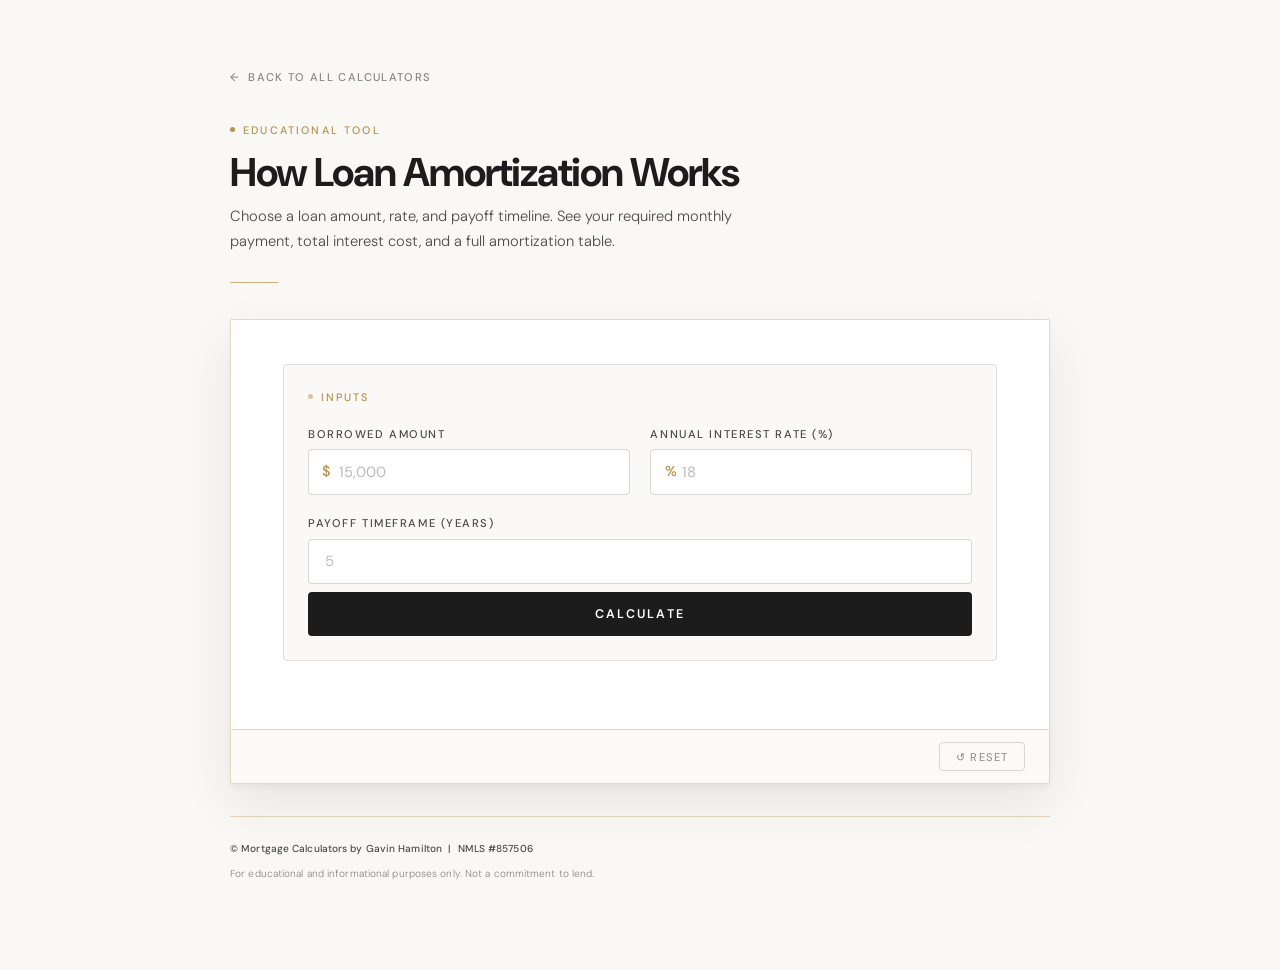
<file: how-amortization-works.html>
<!DOCTYPE html>
<html lang="en">
<head>
<meta charset="UTF-8">
<meta name="viewport" content="width=device-width, initial-scale=1.0">
<title>How Loan Amortization Works — Gavin Hamilton</title>
<link rel="preconnect" href="https://fonts.googleapis.com">
<link rel="preconnect" href="https://fonts.gstatic.com" crossorigin>
<link href="https://fonts.googleapis.com/css2?family=DM+Sans:wght@300;400;500;600;700&family=DM+Mono:wght@400;500&display=swap" rel="stylesheet">
<style>
/* ═══════════════════════════════════════════════════
   SHARED STYLES — Warm charcoal / gold / cream
   Matches reference: Scenario Comparison aesthetic
═══════════════════════════════════════════════════ */
*, *::before, *::after { box-sizing: border-box; margin: 0; padding: 0; }

:root {
  --cream:       #f9f8f5;
  --surface:     #ffffff;
  --charcoal:    #1c1c1c;
  --slate:       #4a4a4a;
  --muted:       #888888;
  --border:      rgba(74,74,74,0.18);
  --border-card: rgba(74,74,74,0.15);
  --gold:        #b8924a;
  --gold-lt:     #d4ab6a;
  --gold-dim:    rgba(184,146,74,0.35);
  --gold-bg:     rgba(184,146,74,0.03);
  --green:       #1a6640;
  --green-bg:    #f0faf6;
  --red:         #b03020;
  --radius:      4px;
  --shadow:      0 4px 6px rgba(0,0,0,.04), 0 20px 50px rgba(0,0,0,.08);
  --trans:       .3s cubic-bezier(.4,0,.2,1);
}

html { scroll-behavior: smooth; }

body {
  font-family: 'DM Sans', sans-serif;
  background: var(--cream);
  color: var(--charcoal);
  min-height: 100vh;
  padding: 4rem 1.5rem 5rem;
  line-height: 1.5;
  overflow-x: hidden;
  -webkit-font-smoothing: antialiased;
}

@media (max-width: 600px) {
  body { padding: 2.5rem 1rem 4rem; }
}

.app {
  max-width: 820px;
  margin: 0 auto;
}

/* ── BACK LINK ── */
.back-link {
  display: inline-flex;
  align-items: center;
  gap: .4rem;
  font-size: .7rem;
  font-weight: 500;
  letter-spacing: .12em;
  text-transform: uppercase;
  color: var(--muted);
  text-decoration: none;
  margin-bottom: 2.25rem;
  transition: color var(--trans);
}
.back-link::before { content: '←'; margin-right: .1rem; }
.back-link:hover { color: var(--gold); }

/* ── PAGE HEADER ── */
.page-title-block { margin-bottom: 1.75rem; }

.page-eyebrow {
  font-size: .68rem;
  letter-spacing: .2em;
  text-transform: uppercase;
  color: var(--gold);
  margin-bottom: .75rem;
  display: flex;
  align-items: center;
  gap: .5rem;
  font-weight: 500;
}
.page-eyebrow::before {
  content: '';
  width: 5px; height: 5px;
  border-radius: 50%;
  background: var(--gold);
  display: inline-block;
  flex-shrink: 0;
}

.page-title {
  font-size: clamp(1.9rem, 4vw, 2.5rem);
  font-weight: 700;
  letter-spacing: -.025em;
  color: var(--charcoal);
  line-height: 1.1;
  margin-bottom: .6rem;
}

.page-subtitle {
  font-size: .92rem;
  color: var(--slate);
  line-height: 1.7;
  font-weight: 300;
  max-width: 560px;
}
.page-subtitle strong { font-weight: 600; color: var(--charcoal); }

.page-divider {
  width: 48px;
  height: 1px;
  background: var(--gold);
  opacity: .7;
  border: none;
  margin: 1.75rem 0 2.25rem;
}

/* ── OUTER CARD / CONTAINER ── */
.container {
  background: var(--surface);
  border: 1px solid var(--gold-dim);
  border-radius: 2px;
  box-shadow: var(--shadow);
  overflow: hidden;
  animation: cardRise .65s cubic-bezier(.4,0,.2,1) both;
}
@keyframes cardRise {
  from { opacity: 0; transform: translateY(24px); }
  to   { opacity: 1; transform: translateY(0); }
}

.calc-inner {
  padding: 2.75rem 3.25rem;
}
@media (max-width: 640px) {
  .calc-inner { padding: 1.75rem 1.5rem; }
}

/* ── SECTION LABEL (inside card) ── */
.sec-label, .card-title {
  font-size: .68rem;
  letter-spacing: .18em;
  text-transform: uppercase;
  color: var(--gold);
  margin-bottom: 1.3rem;
  display: flex;
  align-items: center;
  gap: .5rem;
  font-weight: 500;
}
.sec-label::before, .card-title::before {
  content: '';
  width: 5px; height: 5px;
  border-radius: 50%;
  background: var(--gold);
  opacity: .5;
  display: inline-block;
  flex-shrink: 0;
}
.sec-badge {
  font-size: .6rem;
  letter-spacing: .1em;
  padding: 2px 8px;
  border-radius: 20px;
  border: 1px solid var(--gold-dim);
  color: var(--gold);
  margin-left: auto;
  font-weight: 500;
}

/* ── INPUT CARD PANELS ── */
.card {
  border: 1px solid var(--border-card);
  border-radius: var(--radius);
  padding: 1.5rem;
  background: #faf9f7;
  margin-bottom: 1.5rem;
}
.card.card-gold {
  border-color: rgba(184,146,74,.3);
  background: rgba(184,146,74,.03);
}

/* ── FORM GRID ── */
.form-grid {
  display: grid;
  grid-template-columns: 1fr 1fr;
  gap: 1.3rem;
}
@media (max-width: 520px) {
  .form-grid { grid-template-columns: 1fr; }
}

.field {
  display: flex;
  flex-direction: column;
  gap: .4rem;
  margin-bottom: 0;
}
.field.full { grid-column: 1 / -1; }

/* ── LABELS ── */
label {
  display: block;
  font-size: .7rem;
  letter-spacing: .14em;
  text-transform: uppercase;
  color: var(--slate);
  font-weight: 500;
}

/* ── INPUTS ── */
.input-wrap { position: relative; }

.input-prefix {
  position: absolute;
  left: .9rem;
  top: 50%;
  transform: translateY(-50%);
  font-size: .9rem;
  color: var(--gold);
  font-weight: 500;
  pointer-events: none;
  user-select: none;
  font-family: 'DM Sans', sans-serif;
}

input[type="text"],
input[type="number"],
input[type="date"],
select {
  width: 100%;
  padding: .72rem 1rem;
  border: 1px solid rgba(74,74,74,.22);
  border-radius: var(--radius);
  background: rgba(255,255,255,.85);
  font-family: 'DM Sans', sans-serif;
  font-size: .92rem;
  color: var(--charcoal);
  outline: none;
  transition: border-color var(--trans), box-shadow var(--trans), background var(--trans);
  -webkit-appearance: none;
  -moz-appearance: textfield;
  line-height: 1.4;
}
input[type="number"]::-webkit-inner-spin-button,
input[type="number"]::-webkit-outer-spin-button { -webkit-appearance: none; }

input.has-prefix,
input[type="text"].has-prefix,
input[type="number"].has-prefix { padding-left: 1.9rem; }

input:focus, select:focus {
  border-color: var(--gold);
  background: #fff;
  box-shadow: 0 0 0 3px rgba(184,146,74,.12);
  outline: none;
}
input::placeholder { color: #bbb; }

select {
  cursor: pointer;
  background-image: url("data:image/svg+xml,%3Csvg xmlns='http://www.w3.org/2000/svg' width='10' height='6' viewBox='0 0 10 6'%3E%3Cpath d='M0 0l5 6 5-6z' fill='%23b8924a'/%3E%3C/svg%3E");
  background-repeat: no-repeat;
  background-position: right 12px center;
  padding-right: 2.2rem;
}
select option { background: #fff; color: var(--charcoal); }

/* optional fields toggle */
.optional-fields { display: none; grid-column: 1 / -1; }
.optional-fields.visible { display: contents; }

/* ── CALCULATE BUTTON ── */
.calc-btn {
  display: block;
  width: 100%;
  margin-top: .5rem;
  padding: .88rem 1.5rem;
  background: var(--charcoal);
  color: #fff;
  border: none;
  border-radius: var(--radius);
  font-family: 'DM Sans', sans-serif;
  font-size: .78rem;
  letter-spacing: .18em;
  text-transform: uppercase;
  font-weight: 600;
  cursor: pointer;
  transition: background var(--trans), box-shadow var(--trans), transform var(--trans);
  position: relative;
  overflow: hidden;
}
.calc-btn::after {
  content: '';
  position: absolute;
  inset: 0;
  background: linear-gradient(90deg, transparent 0%, rgba(184,146,74,.18) 50%, transparent 100%);
  transform: translateX(-100%);
  transition: transform .5s ease;
}
.calc-btn:hover { background: #2e2a22; box-shadow: 0 6px 20px rgba(0,0,0,.18); transform: translateY(-1px); }
.calc-btn:hover::after { transform: translateX(100%); }
.calc-btn:active { transform: translateY(0); box-shadow: none; }

/* reset link */
.reset-link {
  display: block;
  text-align: center;
  margin-top: .9rem;
  font-size: .7rem;
  letter-spacing: .1em;
  text-transform: uppercase;
  color: #aaa;
  cursor: pointer;
  background: none;
  border: none;
  font-family: 'DM Sans', sans-serif;
  width: 100%;
  padding: .25rem;
  transition: color var(--trans);
}
.reset-link:hover { color: var(--gold); }

/* ── RESULTS SECTION ── */
.results-panel { display: none; }
.results-panel.show { display: block; }

.fin-results { display: none; margin-top: 1.5rem; }
.fin-results.show { display: block; }

.results-rule {
  width: 100%;
  height: 1px;
  background: var(--gold-dim);
  border: none;
  margin: 2.5rem 0 2rem;
}
.results-eyebrow {
  font-size: .68rem;
  letter-spacing: .2em;
  text-transform: uppercase;
  color: var(--gold);
  margin-bottom: .4rem;
  font-weight: 500;
}
.results-headline {
  font-weight: 700;
  font-size: 1.2rem;
  letter-spacing: -.01em;
  color: var(--charcoal);
  margin-bottom: 1.6rem;
}

/* ── TOTAL / HERO NUMBER BLOCK ── */
.total-block {
  padding: 1.5rem;
  background: #faf9f7;
  border: 1px solid var(--border-card);
  border-radius: var(--radius);
  margin-bottom: 1rem;
}
.total-label {
  font-size: .65rem;
  font-weight: 500;
  text-transform: uppercase;
  letter-spacing: .15em;
  color: var(--muted);
  margin-bottom: .3rem;
}
.total-amount {
  font-family: 'DM Mono', monospace;
  font-size: clamp(2rem, 6.5vw, 3.4rem);
  font-weight: 700;
  color: var(--charcoal);
  line-height: 1;
  letter-spacing: -.02em;
}
.total-sub {
  font-size: .75rem;
  color: var(--muted);
  margin-top: .25rem;
  font-weight: 300;
}
.total-apr {
  font-family: 'DM Mono', monospace;
  font-size: .88rem;
  font-weight: 500;
  color: var(--slate);
  margin-top: .5rem;
}

/* ── LINE ITEM LIST ── */
.line-items {
  background: var(--surface);
  border: 1px solid var(--border-card);
  border-radius: var(--radius);
  overflow: hidden;
  margin-bottom: 1rem;
}
.line-item {
  display: flex;
  justify-content: space-between;
  align-items: center;
  padding: .72rem 1.2rem;
  border-bottom: 1px solid rgba(74,74,74,.07);
}
.line-item:last-child { border-bottom: none; }
.line-item-label { font-size: .82rem; color: var(--slate); font-weight: 300; }
.line-item-value { font-family: 'DM Mono', monospace; font-size: .92rem; font-weight: 600; color: var(--charcoal); }
.line-item.pmi .line-item-label { color: var(--red); }
.line-item.pmi .line-item-value { color: var(--red); }

/* ── PMI DISCLAIMER ── */
.pmi-disclaimer {
  display: none;
  padding: .75rem 1.2rem;
  background: rgba(176,48,32,.05);
  border: 1px solid rgba(176,48,32,.2);
  border-radius: var(--radius);
  margin-bottom: 1rem;
}
.pmi-disclaimer.show { display: block; }
.pmi-disclaimer p { font-size: .75rem; color: var(--red); line-height: 1.6; font-weight: 300; }

/* ── QUALIFY BANNER ── */
.qualify-banner {
  display: flex;
  align-items: center;
  justify-content: space-between;
  gap: 12px;
  padding: 1.1rem 1.5rem;
  margin-bottom: 1.5rem;
  background: linear-gradient(135deg, #b8924a 0%, #d4ab6a 50%, #b8924a 100%);
  background-size: 200% 100%;
  border-radius: var(--radius);
  cursor: pointer;
  border: none;
  width: 100%;
  text-align: left;
  position: relative;
  overflow: hidden;
  transition: background-position var(--trans), box-shadow var(--trans), transform var(--trans);
  box-shadow: 0 4px 18px rgba(184,146,74,.45);
}
.qualify-banner:hover {
  background-position: right center;
  box-shadow: 0 8px 28px rgba(184,146,74,.55);
  transform: translateY(-2px);
}
.qualify-banner-text {
  font-family: 'DM Sans', sans-serif;
  font-size: 1rem;
  font-weight: 800;
  color: #1c1c1c;
  letter-spacing: .01em;
}
.qualify-banner-sub { display: none; }
.qualify-banner-edu-sub {
  font-size: .75rem;
  color: rgba(28,28,28,.7);
  margin-top: .25rem;
  font-weight: 400;
  letter-spacing: .01em;
  line-height: 1.4;
}
.qualify-banner-arrow {
  font-size: .72rem;
  font-weight: 700;
  color: rgba(28,28,28,.65);
  flex-shrink: 0;
  text-transform: uppercase;
  letter-spacing: .12em;
  transition: transform var(--trans);
  white-space: nowrap;
}
.qualify-banner:hover .qualify-banner-arrow { transform: translateX(5px); color: #1c1c1c; }

/* ── CONTAINER FOOTER (reset row) ── */
.container-footer {
  display: flex;
  align-items: center;
  justify-content: flex-end;
  padding: .75rem 1.5rem;
  border-top: 1px solid var(--gold-dim);
  background: rgba(250,249,247,.8);
}
.reset-btn {
  background: none;
  border: 1px solid rgba(74,74,74,.2);
  border-radius: var(--radius);
  padding: .4rem 1rem;
  font-family: 'DM Sans', sans-serif;
  font-size: .7rem;
  letter-spacing: .1em;
  text-transform: uppercase;
  color: var(--muted);
  cursor: pointer;
  transition: all var(--trans);
}
.reset-btn:hover { border-color: var(--gold); color: var(--gold); }

/* ── RESULT CARDS (educational tools) ── */
.result-grid {
  display: grid;
  grid-template-columns: repeat(auto-fit, minmax(150px, 1fr));
  gap: 12px;
  margin-bottom: 1rem;
}
.result-card {
  background: #faf9f7;
  border: 1px solid var(--border-card);
  border-radius: var(--radius);
  padding: 1rem 1.1rem;
}
.result-label {
  font-size: .62rem;
  text-transform: uppercase;
  letter-spacing: .12em;
  color: var(--muted);
  margin-bottom: .35rem;
  font-weight: 500;
}
.result-value {
  font-family: 'DM Mono', monospace;
  font-size: clamp(.95rem, 2vw, 1.2rem);
  font-weight: 600;
  color: var(--charcoal);
  line-height: 1.2;
}
.result-value.highlight { color: #1a4066; }
.result-value.positive  { color: var(--green); }
.result-value.negative  { color: var(--red); }
.result-sub { font-size: .65rem; color: var(--muted); margin-top: .25rem; line-height: 1.45; }

/* ── SECTION LABEL (inside results) ── */
.fin-section-label {
  font-size: .65rem;
  font-weight: 600;
  text-transform: uppercase;
  letter-spacing: .14em;
  color: var(--slate);
  margin: 1.5rem 0 .75rem;
  padding-bottom: .5rem;
  border-bottom: 1px solid var(--gold-dim);
}

/* ── EXPLAIN BOXES ── */
.explain-box {
  background: #faf9f7;
  border-left: 2px solid var(--gold-dim);
  border-radius: 0 var(--radius) var(--radius) 0;
  padding: .8rem 1rem;
  margin-bottom: 1rem;
}
.explain-box p { font-size: .83rem; color: var(--slate); line-height: 1.75; font-weight: 300; }
.explain-box p strong { font-weight: 600; color: var(--charcoal); }
.explain-box.info { border-left-color: #1a4066; }

.cta-box, .encourage-box {
  margin-top: 1rem;
  padding: .9rem 1.25rem;
  background: rgba(184,146,74,.05);
  border: 1px solid var(--gold-dim);
  border-radius: var(--radius);
}
.cta-box p, .encourage-box p {
  font-size: .83rem;
  color: var(--slate);
  line-height: 1.75;
  text-align: center;
  font-weight: 300;
}

/* ── AMORTIZATION TABLE ── */
.table-wrap {
  margin-top: .75rem;
  overflow-x: auto;
  max-height: 300px;
  overflow-y: auto;
  border: 1px solid var(--border-card);
  border-radius: var(--radius);
}
.amort-table {
  width: 100%;
  border-collapse: collapse;
  font-family: 'DM Mono', monospace;
  font-size: .8rem;
}
.amort-table th {
  background: #faf9f7;
  color: var(--slate);
  padding: .5rem .85rem;
  text-align: right;
  font-weight: 500;
  font-size: .62rem;
  text-transform: uppercase;
  letter-spacing: .08em;
  position: sticky;
  top: 0;
  z-index: 2;
  border-bottom: 1px solid var(--border-card);
}
.amort-table th:first-child { text-align: center; }
.amort-table td {
  padding: .45rem .85rem;
  text-align: right;
  border-bottom: 1px solid rgba(74,74,74,.06);
  color: var(--slate);
  font-size: .82rem;
  font-weight: 500;
}
.amort-table td:first-child { text-align: center; color: var(--muted); }
.amort-table tr:last-child td { border-bottom: none; }
.amort-table tr:hover td { background: #faf9f7; }

/* ── KEY TAKEAWAY SUMMARY ── */
.fin-summary {
  display: none;
  background: rgba(184,146,74,.05);
  border: 1px solid var(--gold-dim);
  border-radius: var(--radius);
  padding: 1rem 1.25rem;
  margin-top: 1.25rem;
}
.fin-summary.show { display: block; }
.fin-summary-title {
  font-size: .62rem;
  font-weight: 600;
  text-transform: uppercase;
  letter-spacing: .14em;
  color: var(--muted);
  margin-bottom: .75rem;
}
.fin-summary-list { list-style: none; display: flex; flex-direction: column; gap: .55rem; }
.fin-summary-list li {
  display: flex;
  align-items: baseline;
  gap: .75rem;
  font-size: .88rem;
  color: var(--slate);
}
.fin-summary-list li::before { content: '→'; color: var(--gold); flex-shrink: 0; font-size: .7rem; }
.fin-sl {
  font-size: .62rem;
  color: var(--muted);
  text-transform: uppercase;
  letter-spacing: .1em;
  white-space: nowrap;
  font-weight: 500;
}
.fin-sv { font-family: 'DM Mono', monospace; font-weight: 600; color: var(--charcoal); font-size: .95rem; }
.fin-sv.neg { color: var(--red); }
.fin-sv.pos { color: var(--green); }

/* ── ALERT MODAL ── */
.alert-overlay {
  display: none;
  position: fixed;
  inset: 0;
  background: rgba(28,28,28,.45);
  z-index: 1000;
  align-items: center;
  justify-content: center;
  padding: 1.5rem;
}
.alert-overlay.show { display: flex; }
.alert-box {
  background: var(--surface);
  border: 1px solid var(--gold-dim);
  border-radius: var(--radius);
  box-shadow: var(--shadow);
  padding: 2rem 2rem 1.5rem;
  max-width: 400px;
  width: 100%;
}
.alert-icon {
  font-size: .7rem;
  font-weight: 700;
  text-transform: uppercase;
  letter-spacing: .15em;
  color: var(--red);
  margin-bottom: .6rem;
}
.alert-icon.warn { color: var(--gold); }
.alert-msg { font-size: .9rem; color: var(--charcoal); line-height: 1.7; margin-bottom: 1.5rem; font-weight: 300; }
.alert-btn {
  display: block;
  width: 100%;
  padding: .75rem;
  background: var(--charcoal);
  color: #fff;
  border: none;
  border-radius: var(--radius);
  font-family: 'DM Sans', sans-serif;
  font-size: .78rem;
  letter-spacing: .15em;
  text-transform: uppercase;
  font-weight: 600;
  cursor: pointer;
  transition: background var(--trans);
}
.alert-btn:hover { background: #2e2a22; }

/* ── CONTACT MODAL ── */
.contact-overlay {
  display: none;
  position: fixed;
  inset: 0;
  background: rgba(28,28,28,.55);
  z-index: 2000;
  align-items: center;
  justify-content: center;
  padding: 1.5rem;
}
.contact-overlay.show { display: flex; }
.contact-modal {
  background: var(--surface);
  border: 1px solid var(--gold-dim);
  border-radius: var(--radius);
  box-shadow: var(--shadow);
  padding: 2rem 2rem 1.75rem;
  max-width: 400px;
  width: 100%;
  text-align: center;
}
.contact-modal-title { font-size: 1rem; font-weight: 700; color: var(--charcoal); margin-bottom: .75rem; }
.contact-modal-body { font-size: .88rem; color: var(--slate); line-height: 1.75; margin-bottom: 1.5rem; font-weight: 300; }
.contact-detail { display: inline-block; margin: 3px 0; font-weight: 600; color: var(--gold); }
.contact-detail a { color: inherit; text-decoration: none; }
.contact-detail a:hover { color: var(--gold-lt); }
.contact-close-btn {
  padding: .75rem 1.75rem;
  background: var(--charcoal);
  color: #fff;
  border: none;
  border-radius: var(--radius);
  font-family: 'DM Sans', sans-serif;
  font-size: .78rem;
  letter-spacing: .15em;
  text-transform: uppercase;
  font-weight: 600;
  cursor: pointer;
  transition: background var(--trans);
}
.contact-close-btn:hover { background: #2e2a22; }

/* ── FOOTER DISCLAIMER ── */
.disclaimer {
  margin-top: 2rem;
  padding-top: 1.5rem;
  border-top: 1px solid var(--gold-dim);
}
.disclaimer p {
  font-size: .63rem;
  color: #888;
  line-height: 1.65;
  margin-bottom: .5rem;
  letter-spacing: .01em;
  font-weight: 300;
}
.disclaimer p:first-child { font-weight: 500; color: var(--slate); }

</style>
</head>
<body>
<div class="app">

  <a class="back-link" href="index.html">Back to all calculators</a>

  <div class="page-title-block">
    <div class="page-eyebrow">Educational Tool</div>
    <div class="page-title">How Loan Amortization Works</div>
    <p class="page-subtitle">Choose a loan amount, rate, and payoff timeline. See your required monthly payment, total interest cost, and a full amortization table.</p>
  </div>
  <hr class="page-divider">

  <div class="container">
    <div class="calc-inner">

      <div class="card">
        <div class="card-title">Inputs</div>
        <div class="form-grid">

          <div class="field">
            <label>Borrowed Amount</label>
            <div class="input-wrap">
              <span class="input-prefix">$</span>
              <input type="text" id="d-principal" placeholder="15,000" inputmode="numeric" class="comma-input has-prefix">
            </div>
          </div>

          <div class="field">
            <label>Annual Interest Rate (%)</label>
            <div class="input-wrap">
              <span class="input-prefix">%</span>
              <input type="number" id="d-rate" placeholder="18" step="0.1" class="has-prefix">
            </div>
          </div>

          <div class="field full">
            <label>Payoff Timeframe (Years)</label>
            <div class="input-wrap">
              <input type="number" id="d-term" placeholder="5" min="1" max="30">
            </div>
          </div>

        </div>
        <button class="calc-btn" onclick="calcDebt()">Calculate</button>
      </div>

      <!-- KEY TAKEAWAYS -->
      <div id="d-summary" class="fin-summary">
        <div class="fin-summary-title">Key Takeaways</div>
        <ul class="fin-summary-list">
          <li><span class="fin-sl">Monthly payment</span><span class="fin-sv" id="d-b-payment">—</span></li>
          <li><span class="fin-sl">Pay off in</span><span class="fin-sv pos" id="d-b-payoff">—</span></li>
        </ul>
      </div>

      <!-- RESULTS -->
      <div id="d-results" class="fin-results">
        <hr class="results-rule">
        <div class="results-eyebrow">Your Results</div>
        <div class="results-headline">Amortization Breakdown</div>

        <button class="qualify-banner" onclick="window.location.href='buy-vs-rent.html'">
          <div><div class="qualify-banner-text">For Educational Purposes Only</div><div class="qualify-banner-edu-sub">Click here to see how to build net worth by either buying or renting</div></div>
          <span class="qualify-banner-arrow">Click Here →</span>
        </button>

        <div id="d-scenario-output"></div>
      </div>

    </div><!-- /calc-inner -->
    <div class="container-footer">
      <button class="reset-btn" onclick="resetDebt()">↺ Reset</button>
    </div>
  </div><!-- /container -->

  <div class="disclaimer">
    <p>© Mortgage Calculators by Gavin Hamilton &nbsp;|&nbsp; NMLS #857506</p>
    <p>For educational and informational purposes only. Not a commitment to lend.</p>
  </div>

</div><!-- /app -->

<div class="alert-overlay" id="alert-modal">
  <div class="alert-box">
    <div class="alert-icon" id="alert-icon">Input Required</div>
    <div class="alert-msg" id="alert-msg"></div>
    <button class="alert-btn" onclick="closeAlert()">OK</button>
  </div>
</div>
<div class="contact-overlay" id="contact-modal">
  <div class="contact-modal">
    <div class="contact-modal-title">I'm here when you're ready</div>
    <div class="contact-modal-body">
      <span class="contact-detail"><a href="mailto:ghamilton@mtgxps.com">ghamilton@mtgxps.com</a></span><br>
      <span class="contact-detail"><a href="tel:5035178983">503.517.8983</a></span>
    </div>
    <button class="contact-close-btn" onclick="closeContactModal()">Back to Calculator</button>
  </div>
</div>

<script>
// shared.js — loaded before inline scripts on every calculator page
// Using var instead of const/let at top level to avoid any cross-script scope issues

var fmt   = function(n) { return '$' + Math.round(n).toLocaleString(); };
var fmt2  = function(n) { return '$' + n.toFixed(2).replace(/\B(?=(\d{3})+(?!\d))/g, ','); };
var parseVal = function(id) { return parseFloat(document.getElementById(id).value.replace(/,/g, '')) || 0; };
var pct   = function(n) { return (n * 100).toFixed(1) + '%'; };

function formatCommaInput(el) {
  var raw = el.value.replace(/,/g, '').replace(/[^0-9.]/g, '');
  var num = parseFloat(raw);
  if (!isNaN(num)) el.value = num.toLocaleString('en-US', { maximumFractionDigits: 2 });
}

document.addEventListener('DOMContentLoaded', function() {
  document.querySelectorAll('.comma-input').forEach(function(el) {
    el.addEventListener('blur', function() { formatCommaInput(el); });
    el.addEventListener('focus', function() { el.value = el.value.replace(/,/g, ''); });
  });
});

function makeCard(label, value, cls, sub) {
  cls = cls || '';
  sub = sub || '';
  return '<div class="result-card">'
    + '<div class="result-label">' + label + '</div>'
    + '<div class="result-value ' + cls + '">' + value + '</div>'
    + (sub ? '<div class="result-sub">' + sub + '</div>' : '')
    + '</div>';
}

function showAlert(msg, isError) {
  var icon = document.getElementById('alert-icon');
  icon.textContent = isError ? '⚠ Input Error' : '⚠ Heads Up';
  icon.className = 'alert-icon' + (isError ? '' : ' warn');
  document.getElementById('alert-msg').textContent = msg;
  document.getElementById('alert-modal').classList.add('show');
}

function closeAlert() {
  document.getElementById('alert-modal').classList.remove('show');
}

function checkLTV(loan, price) {
  if (!price || price <= 0) return false;
  var ltv = loan / price;
  if (ltv > 1.0) {
    showAlert('Loan amount exceeds purchase price. Please check your entries.', true);
    return true;
  }
  if (ltv > 0.95) {
    showAlert('You have less than 5% down payment. Contact a lending professional to see if you qualify for low down payment programs.', false);
    return false;
  }
  return false;
}

function calcAPR(loan, annualRate, termYears, price, pmiMonthly) {
  var r  = annualRate / 12;
  var n  = termYears * 12;
  var pi = loan * r * Math.pow(1 + r, n) / (Math.pow(1 + r, n) - 1);
  var origination = 1525;
  var settlement  = 1700 + (price / 1000);
  var discountPt  = loan * 0.01;
  var prepaidInt  = loan * annualRate / 365 * 15;
  var totalCosts  = origination + settlement + discountPt + prepaidInt;
  var financedAmt = loan - totalCosts;
  if (financedAmt <= 0) return annualRate * 100;

  var hasPMI   = pmiMonthly > 0;
  var target78 = price * 0.78;

  if (!hasPMI) {
    var guess = annualRate / 12;
    for (var i = 0; i < 300; i++) {
      var pow  = Math.pow(1 + guess, n);
      var f    = pi * (1 - 1 / pow) / guess - financedAmt;
      var df   = pi * (1 / (guess * guess) * (1 / pow - 1) + n / (guess * pow * (1 + guess)));
      var next = guess - f / df;
      if (Math.abs(next - guess) < 1e-12) { guess = next; break; }
      guess = Math.max(next, 1e-10);
    }
    return guess * 12 * 100;
  }

  var cashFlows = [-financedAmt];
  var balance = loan;
  for (var m = 1; m <= n; m++) {
    var intCharge = balance * r;
    var prinPmt   = pi - intCharge;
    balance -= prinPmt;
    if (balance < 0) balance = 0;
    cashFlows.push(pi + (balance > target78 ? pmiMonthly : 0));
  }
  var guess2 = annualRate / 12;
  for (var j = 0; j < 300; j++) {
    var npv = cashFlows[0], dnpv = 0;
    for (var k = 1; k < cashFlows.length; k++) {
      var disc = Math.pow(1 + guess2, k);
      npv  += cashFlows[k] / disc;
      dnpv -= k * cashFlows[k] / (disc * (1 + guess2));
    }
    if (Math.abs(dnpv) < 1e-20) break;
    var next2 = guess2 - npv / dnpv;
    if (Math.abs(next2 - guess2) < 1e-12) { guess2 = next2; break; }
    guess2 = Math.max(next2, 1e-10);
  }
  return guess2 * 12 * 100;
}

function fmtAPR(apr) { return apr.toFixed(3) + '% APR*'; }

function showContactModal() {
  var el = document.getElementById('contact-modal');
  if (el) el.classList.add('show');
}
function closeContactModal() {
  var el = document.getElementById('contact-modal');
  if (el) el.classList.remove('show');
}

</script>
<script>
function calcDebt() {
  var P       = parseVal('d-principal');
  var annRate = parseFloat(document.getElementById('d-rate').value)/100;
  var termYrs = parseInt(document.getElementById('d-term').value)||5;
  if (!P||P<=0||!annRate||!termYrs) return;

  var r=annRate/12, n=termYrs*12;
  var intOnly=P*r;
  var payment=P*r*Math.pow(1+r,n)/(Math.pow(1+r,n)-1);

  var balance=P, months=0, totalPaid=0, tableHTML='';
  while (balance>0.005&&months<n) {
    months++;
    var intCharge=balance*r;
    var prinPmt=payment-intCharge;
    if (prinPmt>balance) prinPmt=balance;
    var actualPmt=intCharge+prinPmt;
    balance-=prinPmt;
    if (balance<0.005) balance=0;
    totalPaid+=actualPmt;
    tableHTML+=`<tr><td>${months}</td><td>${fmt2(actualPmt)}</td><td>${fmt2(prinPmt)}</td><td>${fmt2(intCharge)}</td><td>${fmt2(balance)}</td></tr>`;
  }
  var totalInterest=totalPaid-P;
  var yrs=Math.floor(months/12), mos=months%12;
  var timeStr=yrs>0?`${yrs}y ${mos}m`:`${mos} months`;

  document.getElementById('d-scenario-output').innerHTML=`
    <div class="result-grid">
      ${makeCard('Required Payment / Mo', fmt2(payment)+' / mo','highlight','to pay off in '+termYrs+' years')}
      ${makeCard('Interest-Only Payment', fmt2(intOnly)+' / mo','negative','loan balance never decreases')}
      ${makeCard('Total Paid', fmt(totalPaid),'')}
      ${makeCard('Total Interest', fmt(totalInterest),'negative',pct(totalInterest/P)+' of original loan')}
    </div>
    <div class="explain-box info" style="margin-top:1rem">
      <p>At <strong>${fmt2(payment)}/mo</strong>, your loan is fully paid off in <strong>${timeStr}</strong>. As the balance falls each month, so does the interest charge — meaning more of every payment chips away at the debt.</p>
    </div>
    <div class="fin-section-label">Amortization — Interest Decreases as Balance Drops</div>
    <div class="table-wrap">
      <table class="amort-table">
        <thead><tr><th>Mo</th><th>Payment</th><th>Principal</th><th>Interest</th><th>Balance</th></tr></thead>
        <tbody>${tableHTML}</tbody>
      </table>
    </div>
    <div class="encourage-box">
      <p>Try adjusting the Payoff Timeframe to see how a shorter or longer timeline changes your required monthly payment and total interest paid. Every year makes a bigger difference than you might think.</p>
    </div>`;

  document.getElementById('d-b-payment').textContent=fmt2(payment)+' / mo';
  document.getElementById('d-b-payoff').textContent=timeStr;
  document.getElementById('d-b-payoff').className='fin-sv pos';
  document.getElementById('d-results').classList.add('show');
  document.getElementById('d-summary').classList.add('show');
  setTimeout(()=>document.getElementById('d-summary').scrollIntoView({behavior:'smooth',block:'start'}),100);
}

function resetDebt() {
  document.querySelectorAll('input').forEach(i=>i.value='');
  document.getElementById('d-results').classList.remove('show');
  document.getElementById('d-summary').classList.remove('show');
  document.getElementById('d-scenario-output').innerHTML='';
}
</script>
</body>
</html>
</file>
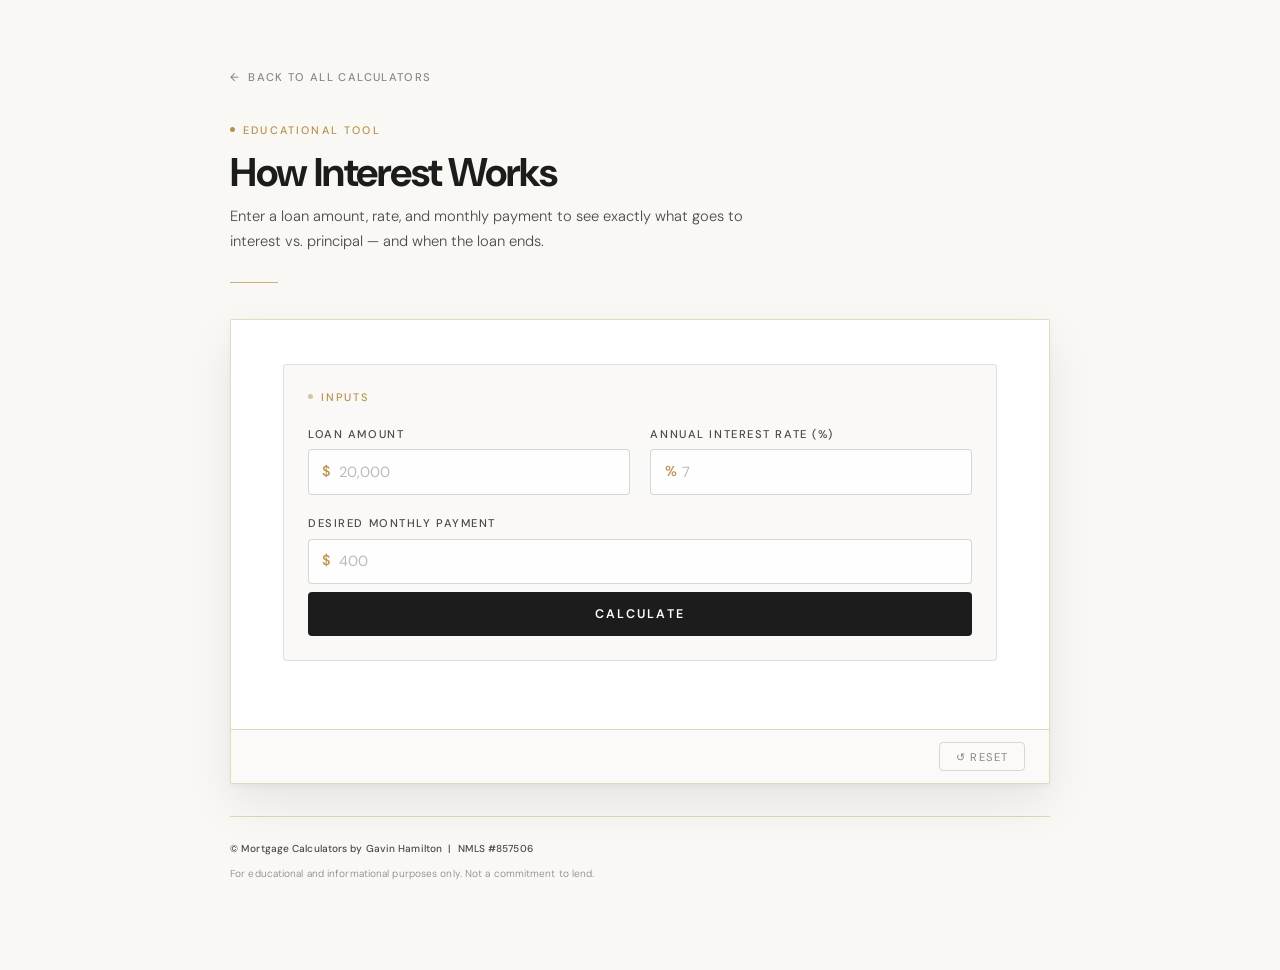
<file: how-interest-works.html>
<!DOCTYPE html>
<html lang="en">
<head>
<meta charset="UTF-8">
<meta name="viewport" content="width=device-width, initial-scale=1.0">
<title>How Interest Works — Gavin Hamilton</title>
<link rel="preconnect" href="https://fonts.googleapis.com">
<link rel="preconnect" href="https://fonts.gstatic.com" crossorigin>
<link href="https://fonts.googleapis.com/css2?family=DM+Sans:wght@300;400;500;600;700&family=DM+Mono:wght@400;500&display=swap" rel="stylesheet">
<style>
/* ═══════════════════════════════════════════════════
   SHARED STYLES — Warm charcoal / gold / cream
   Matches reference: Scenario Comparison aesthetic
═══════════════════════════════════════════════════ */
*, *::before, *::after { box-sizing: border-box; margin: 0; padding: 0; }

:root {
  --cream:       #f9f8f5;
  --surface:     #ffffff;
  --charcoal:    #1c1c1c;
  --slate:       #4a4a4a;
  --muted:       #888888;
  --border:      rgba(74,74,74,0.18);
  --border-card: rgba(74,74,74,0.15);
  --gold:        #b8924a;
  --gold-lt:     #d4ab6a;
  --gold-dim:    rgba(184,146,74,0.35);
  --gold-bg:     rgba(184,146,74,0.03);
  --green:       #1a6640;
  --green-bg:    #f0faf6;
  --red:         #b03020;
  --radius:      4px;
  --shadow:      0 4px 6px rgba(0,0,0,.04), 0 20px 50px rgba(0,0,0,.08);
  --trans:       .3s cubic-bezier(.4,0,.2,1);
}

html { scroll-behavior: smooth; }

body {
  font-family: 'DM Sans', sans-serif;
  background: var(--cream);
  color: var(--charcoal);
  min-height: 100vh;
  padding: 4rem 1.5rem 5rem;
  line-height: 1.5;
  overflow-x: hidden;
  -webkit-font-smoothing: antialiased;
}

@media (max-width: 600px) {
  body { padding: 2.5rem 1rem 4rem; }
}

.app {
  max-width: 820px;
  margin: 0 auto;
}

/* ── BACK LINK ── */
.back-link {
  display: inline-flex;
  align-items: center;
  gap: .4rem;
  font-size: .7rem;
  font-weight: 500;
  letter-spacing: .12em;
  text-transform: uppercase;
  color: var(--muted);
  text-decoration: none;
  margin-bottom: 2.25rem;
  transition: color var(--trans);
}
.back-link::before { content: '←'; margin-right: .1rem; }
.back-link:hover { color: var(--gold); }

/* ── PAGE HEADER ── */
.page-title-block { margin-bottom: 1.75rem; }

.page-eyebrow {
  font-size: .68rem;
  letter-spacing: .2em;
  text-transform: uppercase;
  color: var(--gold);
  margin-bottom: .75rem;
  display: flex;
  align-items: center;
  gap: .5rem;
  font-weight: 500;
}
.page-eyebrow::before {
  content: '';
  width: 5px; height: 5px;
  border-radius: 50%;
  background: var(--gold);
  display: inline-block;
  flex-shrink: 0;
}

.page-title {
  font-size: clamp(1.9rem, 4vw, 2.5rem);
  font-weight: 700;
  letter-spacing: -.025em;
  color: var(--charcoal);
  line-height: 1.1;
  margin-bottom: .6rem;
}

.page-subtitle {
  font-size: .92rem;
  color: var(--slate);
  line-height: 1.7;
  font-weight: 300;
  max-width: 560px;
}
.page-subtitle strong { font-weight: 600; color: var(--charcoal); }

.page-divider {
  width: 48px;
  height: 1px;
  background: var(--gold);
  opacity: .7;
  border: none;
  margin: 1.75rem 0 2.25rem;
}

/* ── OUTER CARD / CONTAINER ── */
.container {
  background: var(--surface);
  border: 1px solid var(--gold-dim);
  border-radius: 2px;
  box-shadow: var(--shadow);
  overflow: hidden;
  animation: cardRise .65s cubic-bezier(.4,0,.2,1) both;
}
@keyframes cardRise {
  from { opacity: 0; transform: translateY(24px); }
  to   { opacity: 1; transform: translateY(0); }
}

.calc-inner {
  padding: 2.75rem 3.25rem;
}
@media (max-width: 640px) {
  .calc-inner { padding: 1.75rem 1.5rem; }
}

/* ── SECTION LABEL (inside card) ── */
.sec-label, .card-title {
  font-size: .68rem;
  letter-spacing: .18em;
  text-transform: uppercase;
  color: var(--gold);
  margin-bottom: 1.3rem;
  display: flex;
  align-items: center;
  gap: .5rem;
  font-weight: 500;
}
.sec-label::before, .card-title::before {
  content: '';
  width: 5px; height: 5px;
  border-radius: 50%;
  background: var(--gold);
  opacity: .5;
  display: inline-block;
  flex-shrink: 0;
}
.sec-badge {
  font-size: .6rem;
  letter-spacing: .1em;
  padding: 2px 8px;
  border-radius: 20px;
  border: 1px solid var(--gold-dim);
  color: var(--gold);
  margin-left: auto;
  font-weight: 500;
}

/* ── INPUT CARD PANELS ── */
.card {
  border: 1px solid var(--border-card);
  border-radius: var(--radius);
  padding: 1.5rem;
  background: #faf9f7;
  margin-bottom: 1.5rem;
}
.card.card-gold {
  border-color: rgba(184,146,74,.3);
  background: rgba(184,146,74,.03);
}

/* ── FORM GRID ── */
.form-grid {
  display: grid;
  grid-template-columns: 1fr 1fr;
  gap: 1.3rem;
}
@media (max-width: 520px) {
  .form-grid { grid-template-columns: 1fr; }
}

.field {
  display: flex;
  flex-direction: column;
  gap: .4rem;
  margin-bottom: 0;
}
.field.full { grid-column: 1 / -1; }

/* ── LABELS ── */
label {
  display: block;
  font-size: .7rem;
  letter-spacing: .14em;
  text-transform: uppercase;
  color: var(--slate);
  font-weight: 500;
}

/* ── INPUTS ── */
.input-wrap { position: relative; }

.input-prefix {
  position: absolute;
  left: .9rem;
  top: 50%;
  transform: translateY(-50%);
  font-size: .9rem;
  color: var(--gold);
  font-weight: 500;
  pointer-events: none;
  user-select: none;
  font-family: 'DM Sans', sans-serif;
}

input[type="text"],
input[type="number"],
input[type="date"],
select {
  width: 100%;
  padding: .72rem 1rem;
  border: 1px solid rgba(74,74,74,.22);
  border-radius: var(--radius);
  background: rgba(255,255,255,.85);
  font-family: 'DM Sans', sans-serif;
  font-size: .92rem;
  color: var(--charcoal);
  outline: none;
  transition: border-color var(--trans), box-shadow var(--trans), background var(--trans);
  -webkit-appearance: none;
  -moz-appearance: textfield;
  line-height: 1.4;
}
input[type="number"]::-webkit-inner-spin-button,
input[type="number"]::-webkit-outer-spin-button { -webkit-appearance: none; }

input.has-prefix,
input[type="text"].has-prefix,
input[type="number"].has-prefix { padding-left: 1.9rem; }

input:focus, select:focus {
  border-color: var(--gold);
  background: #fff;
  box-shadow: 0 0 0 3px rgba(184,146,74,.12);
  outline: none;
}
input::placeholder { color: #bbb; }

select {
  cursor: pointer;
  background-image: url("data:image/svg+xml,%3Csvg xmlns='http://www.w3.org/2000/svg' width='10' height='6' viewBox='0 0 10 6'%3E%3Cpath d='M0 0l5 6 5-6z' fill='%23b8924a'/%3E%3C/svg%3E");
  background-repeat: no-repeat;
  background-position: right 12px center;
  padding-right: 2.2rem;
}
select option { background: #fff; color: var(--charcoal); }

/* optional fields toggle */
.optional-fields { display: none; grid-column: 1 / -1; }
.optional-fields.visible { display: contents; }

/* ── CALCULATE BUTTON ── */
.calc-btn {
  display: block;
  width: 100%;
  margin-top: .5rem;
  padding: .88rem 1.5rem;
  background: var(--charcoal);
  color: #fff;
  border: none;
  border-radius: var(--radius);
  font-family: 'DM Sans', sans-serif;
  font-size: .78rem;
  letter-spacing: .18em;
  text-transform: uppercase;
  font-weight: 600;
  cursor: pointer;
  transition: background var(--trans), box-shadow var(--trans), transform var(--trans);
  position: relative;
  overflow: hidden;
}
.calc-btn::after {
  content: '';
  position: absolute;
  inset: 0;
  background: linear-gradient(90deg, transparent 0%, rgba(184,146,74,.18) 50%, transparent 100%);
  transform: translateX(-100%);
  transition: transform .5s ease;
}
.calc-btn:hover { background: #2e2a22; box-shadow: 0 6px 20px rgba(0,0,0,.18); transform: translateY(-1px); }
.calc-btn:hover::after { transform: translateX(100%); }
.calc-btn:active { transform: translateY(0); box-shadow: none; }

/* reset link */
.reset-link {
  display: block;
  text-align: center;
  margin-top: .9rem;
  font-size: .7rem;
  letter-spacing: .1em;
  text-transform: uppercase;
  color: #aaa;
  cursor: pointer;
  background: none;
  border: none;
  font-family: 'DM Sans', sans-serif;
  width: 100%;
  padding: .25rem;
  transition: color var(--trans);
}
.reset-link:hover { color: var(--gold); }

/* ── RESULTS SECTION ── */
.results-panel { display: none; }
.results-panel.show { display: block; }

.fin-results { display: none; margin-top: 1.5rem; }
.fin-results.show { display: block; }

.results-rule {
  width: 100%;
  height: 1px;
  background: var(--gold-dim);
  border: none;
  margin: 2.5rem 0 2rem;
}
.results-eyebrow {
  font-size: .68rem;
  letter-spacing: .2em;
  text-transform: uppercase;
  color: var(--gold);
  margin-bottom: .4rem;
  font-weight: 500;
}
.results-headline {
  font-weight: 700;
  font-size: 1.2rem;
  letter-spacing: -.01em;
  color: var(--charcoal);
  margin-bottom: 1.6rem;
}

/* ── TOTAL / HERO NUMBER BLOCK ── */
.total-block {
  padding: 1.5rem;
  background: #faf9f7;
  border: 1px solid var(--border-card);
  border-radius: var(--radius);
  margin-bottom: 1rem;
}
.total-label {
  font-size: .65rem;
  font-weight: 500;
  text-transform: uppercase;
  letter-spacing: .15em;
  color: var(--muted);
  margin-bottom: .3rem;
}
.total-amount {
  font-family: 'DM Mono', monospace;
  font-size: clamp(2rem, 6.5vw, 3.4rem);
  font-weight: 700;
  color: var(--charcoal);
  line-height: 1;
  letter-spacing: -.02em;
}
.total-sub {
  font-size: .75rem;
  color: var(--muted);
  margin-top: .25rem;
  font-weight: 300;
}
.total-apr {
  font-family: 'DM Mono', monospace;
  font-size: .88rem;
  font-weight: 500;
  color: var(--slate);
  margin-top: .5rem;
}

/* ── LINE ITEM LIST ── */
.line-items {
  background: var(--surface);
  border: 1px solid var(--border-card);
  border-radius: var(--radius);
  overflow: hidden;
  margin-bottom: 1rem;
}
.line-item {
  display: flex;
  justify-content: space-between;
  align-items: center;
  padding: .72rem 1.2rem;
  border-bottom: 1px solid rgba(74,74,74,.07);
}
.line-item:last-child { border-bottom: none; }
.line-item-label { font-size: .82rem; color: var(--slate); font-weight: 300; }
.line-item-value { font-family: 'DM Mono', monospace; font-size: .92rem; font-weight: 600; color: var(--charcoal); }
.line-item.pmi .line-item-label { color: var(--red); }
.line-item.pmi .line-item-value { color: var(--red); }

/* ── PMI DISCLAIMER ── */
.pmi-disclaimer {
  display: none;
  padding: .75rem 1.2rem;
  background: rgba(176,48,32,.05);
  border: 1px solid rgba(176,48,32,.2);
  border-radius: var(--radius);
  margin-bottom: 1rem;
}
.pmi-disclaimer.show { display: block; }
.pmi-disclaimer p { font-size: .75rem; color: var(--red); line-height: 1.6; font-weight: 300; }

/* ── QUALIFY BANNER ── */
.qualify-banner {
  display: flex;
  align-items: center;
  justify-content: space-between;
  gap: 12px;
  padding: 1.1rem 1.5rem;
  margin-bottom: 1.5rem;
  background: linear-gradient(135deg, #b8924a 0%, #d4ab6a 50%, #b8924a 100%);
  background-size: 200% 100%;
  border-radius: var(--radius);
  cursor: pointer;
  border: none;
  width: 100%;
  text-align: left;
  position: relative;
  overflow: hidden;
  transition: background-position var(--trans), box-shadow var(--trans), transform var(--trans);
  box-shadow: 0 4px 18px rgba(184,146,74,.45);
}
.qualify-banner:hover {
  background-position: right center;
  box-shadow: 0 8px 28px rgba(184,146,74,.55);
  transform: translateY(-2px);
}
.qualify-banner-text {
  font-family: 'DM Sans', sans-serif;
  font-size: 1rem;
  font-weight: 800;
  color: #1c1c1c;
  letter-spacing: .01em;
}
.qualify-banner-sub { display: none; }
.qualify-banner-edu-sub {
  font-size: .75rem;
  color: rgba(28,28,28,.7);
  margin-top: .25rem;
  font-weight: 400;
  letter-spacing: .01em;
  line-height: 1.4;
}
.qualify-banner-arrow {
  font-size: .72rem;
  font-weight: 700;
  color: rgba(28,28,28,.65);
  flex-shrink: 0;
  text-transform: uppercase;
  letter-spacing: .12em;
  transition: transform var(--trans);
  white-space: nowrap;
}
.qualify-banner:hover .qualify-banner-arrow { transform: translateX(5px); color: #1c1c1c; }

/* ── CONTAINER FOOTER (reset row) ── */
.container-footer {
  display: flex;
  align-items: center;
  justify-content: flex-end;
  padding: .75rem 1.5rem;
  border-top: 1px solid var(--gold-dim);
  background: rgba(250,249,247,.8);
}
.reset-btn {
  background: none;
  border: 1px solid rgba(74,74,74,.2);
  border-radius: var(--radius);
  padding: .4rem 1rem;
  font-family: 'DM Sans', sans-serif;
  font-size: .7rem;
  letter-spacing: .1em;
  text-transform: uppercase;
  color: var(--muted);
  cursor: pointer;
  transition: all var(--trans);
}
.reset-btn:hover { border-color: var(--gold); color: var(--gold); }

/* ── RESULT CARDS (educational tools) ── */
.result-grid {
  display: grid;
  grid-template-columns: repeat(auto-fit, minmax(150px, 1fr));
  gap: 12px;
  margin-bottom: 1rem;
}
.result-card {
  background: #faf9f7;
  border: 1px solid var(--border-card);
  border-radius: var(--radius);
  padding: 1rem 1.1rem;
}
.result-label {
  font-size: .62rem;
  text-transform: uppercase;
  letter-spacing: .12em;
  color: var(--muted);
  margin-bottom: .35rem;
  font-weight: 500;
}
.result-value {
  font-family: 'DM Mono', monospace;
  font-size: clamp(.95rem, 2vw, 1.2rem);
  font-weight: 600;
  color: var(--charcoal);
  line-height: 1.2;
}
.result-value.highlight { color: #1a4066; }
.result-value.positive  { color: var(--green); }
.result-value.negative  { color: var(--red); }
.result-sub { font-size: .65rem; color: var(--muted); margin-top: .25rem; line-height: 1.45; }

/* ── SECTION LABEL (inside results) ── */
.fin-section-label {
  font-size: .65rem;
  font-weight: 600;
  text-transform: uppercase;
  letter-spacing: .14em;
  color: var(--slate);
  margin: 1.5rem 0 .75rem;
  padding-bottom: .5rem;
  border-bottom: 1px solid var(--gold-dim);
}

/* ── EXPLAIN BOXES ── */
.explain-box {
  background: #faf9f7;
  border-left: 2px solid var(--gold-dim);
  border-radius: 0 var(--radius) var(--radius) 0;
  padding: .8rem 1rem;
  margin-bottom: 1rem;
}
.explain-box p { font-size: .83rem; color: var(--slate); line-height: 1.75; font-weight: 300; }
.explain-box p strong { font-weight: 600; color: var(--charcoal); }
.explain-box.info { border-left-color: #1a4066; }

.cta-box, .encourage-box {
  margin-top: 1rem;
  padding: .9rem 1.25rem;
  background: rgba(184,146,74,.05);
  border: 1px solid var(--gold-dim);
  border-radius: var(--radius);
}
.cta-box p, .encourage-box p {
  font-size: .83rem;
  color: var(--slate);
  line-height: 1.75;
  text-align: center;
  font-weight: 300;
}

/* ── AMORTIZATION TABLE ── */
.table-wrap {
  margin-top: .75rem;
  overflow-x: auto;
  max-height: 300px;
  overflow-y: auto;
  border: 1px solid var(--border-card);
  border-radius: var(--radius);
}
.amort-table {
  width: 100%;
  border-collapse: collapse;
  font-family: 'DM Mono', monospace;
  font-size: .8rem;
}
.amort-table th {
  background: #faf9f7;
  color: var(--slate);
  padding: .5rem .85rem;
  text-align: right;
  font-weight: 500;
  font-size: .62rem;
  text-transform: uppercase;
  letter-spacing: .08em;
  position: sticky;
  top: 0;
  z-index: 2;
  border-bottom: 1px solid var(--border-card);
}
.amort-table th:first-child { text-align: center; }
.amort-table td {
  padding: .45rem .85rem;
  text-align: right;
  border-bottom: 1px solid rgba(74,74,74,.06);
  color: var(--slate);
  font-size: .82rem;
  font-weight: 500;
}
.amort-table td:first-child { text-align: center; color: var(--muted); }
.amort-table tr:last-child td { border-bottom: none; }
.amort-table tr:hover td { background: #faf9f7; }

/* ── KEY TAKEAWAY SUMMARY ── */
.fin-summary {
  display: none;
  background: rgba(184,146,74,.05);
  border: 1px solid var(--gold-dim);
  border-radius: var(--radius);
  padding: 1rem 1.25rem;
  margin-top: 1.25rem;
}
.fin-summary.show { display: block; }
.fin-summary-title {
  font-size: .62rem;
  font-weight: 600;
  text-transform: uppercase;
  letter-spacing: .14em;
  color: var(--muted);
  margin-bottom: .75rem;
}
.fin-summary-list { list-style: none; display: flex; flex-direction: column; gap: .55rem; }
.fin-summary-list li {
  display: flex;
  align-items: baseline;
  gap: .75rem;
  font-size: .88rem;
  color: var(--slate);
}
.fin-summary-list li::before { content: '→'; color: var(--gold); flex-shrink: 0; font-size: .7rem; }
.fin-sl {
  font-size: .62rem;
  color: var(--muted);
  text-transform: uppercase;
  letter-spacing: .1em;
  white-space: nowrap;
  font-weight: 500;
}
.fin-sv { font-family: 'DM Mono', monospace; font-weight: 600; color: var(--charcoal); font-size: .95rem; }
.fin-sv.neg { color: var(--red); }
.fin-sv.pos { color: var(--green); }

/* ── ALERT MODAL ── */
.alert-overlay {
  display: none;
  position: fixed;
  inset: 0;
  background: rgba(28,28,28,.45);
  z-index: 1000;
  align-items: center;
  justify-content: center;
  padding: 1.5rem;
}
.alert-overlay.show { display: flex; }
.alert-box {
  background: var(--surface);
  border: 1px solid var(--gold-dim);
  border-radius: var(--radius);
  box-shadow: var(--shadow);
  padding: 2rem 2rem 1.5rem;
  max-width: 400px;
  width: 100%;
}
.alert-icon {
  font-size: .7rem;
  font-weight: 700;
  text-transform: uppercase;
  letter-spacing: .15em;
  color: var(--red);
  margin-bottom: .6rem;
}
.alert-icon.warn { color: var(--gold); }
.alert-msg { font-size: .9rem; color: var(--charcoal); line-height: 1.7; margin-bottom: 1.5rem; font-weight: 300; }
.alert-btn {
  display: block;
  width: 100%;
  padding: .75rem;
  background: var(--charcoal);
  color: #fff;
  border: none;
  border-radius: var(--radius);
  font-family: 'DM Sans', sans-serif;
  font-size: .78rem;
  letter-spacing: .15em;
  text-transform: uppercase;
  font-weight: 600;
  cursor: pointer;
  transition: background var(--trans);
}
.alert-btn:hover { background: #2e2a22; }

/* ── CONTACT MODAL ── */
.contact-overlay {
  display: none;
  position: fixed;
  inset: 0;
  background: rgba(28,28,28,.55);
  z-index: 2000;
  align-items: center;
  justify-content: center;
  padding: 1.5rem;
}
.contact-overlay.show { display: flex; }
.contact-modal {
  background: var(--surface);
  border: 1px solid var(--gold-dim);
  border-radius: var(--radius);
  box-shadow: var(--shadow);
  padding: 2rem 2rem 1.75rem;
  max-width: 400px;
  width: 100%;
  text-align: center;
}
.contact-modal-title { font-size: 1rem; font-weight: 700; color: var(--charcoal); margin-bottom: .75rem; }
.contact-modal-body { font-size: .88rem; color: var(--slate); line-height: 1.75; margin-bottom: 1.5rem; font-weight: 300; }
.contact-detail { display: inline-block; margin: 3px 0; font-weight: 600; color: var(--gold); }
.contact-detail a { color: inherit; text-decoration: none; }
.contact-detail a:hover { color: var(--gold-lt); }
.contact-close-btn {
  padding: .75rem 1.75rem;
  background: var(--charcoal);
  color: #fff;
  border: none;
  border-radius: var(--radius);
  font-family: 'DM Sans', sans-serif;
  font-size: .78rem;
  letter-spacing: .15em;
  text-transform: uppercase;
  font-weight: 600;
  cursor: pointer;
  transition: background var(--trans);
}
.contact-close-btn:hover { background: #2e2a22; }

/* ── FOOTER DISCLAIMER ── */
.disclaimer {
  margin-top: 2rem;
  padding-top: 1.5rem;
  border-top: 1px solid var(--gold-dim);
}
.disclaimer p {
  font-size: .63rem;
  color: #888;
  line-height: 1.65;
  margin-bottom: .5rem;
  letter-spacing: .01em;
  font-weight: 300;
}
.disclaimer p:first-child { font-weight: 500; color: var(--slate); }

</style>
</head>
<body>
<div class="app">

  <a class="back-link" href="index.html">Back to all calculators</a>

  <div class="page-title-block">
    <div class="page-eyebrow">Educational Tool</div>
    <div class="page-title">How Interest Works</div>
    <p class="page-subtitle">Enter a loan amount, rate, and monthly payment to see exactly what goes to interest vs. principal — and when the loan ends.</p>
  </div>
  <hr class="page-divider">

  <div class="container">
    <div class="calc-inner">

      <div class="card">
        <div class="card-title">Inputs</div>
        <div class="form-grid">

          <div class="field">
            <label>Loan Amount</label>
            <div class="input-wrap">
              <span class="input-prefix">$</span>
              <input type="text" id="hi-principal" placeholder="20,000" inputmode="numeric" class="comma-input has-prefix">
            </div>
          </div>

          <div class="field">
            <label>Annual Interest Rate (%)</label>
            <div class="input-wrap">
              <span class="input-prefix">%</span>
              <input type="number" id="hi-rate" placeholder="7" step="0.1" class="has-prefix">
            </div>
          </div>

          <div class="field full">
            <label>Desired Monthly Payment</label>
            <div class="input-wrap">
              <span class="input-prefix">$</span>
              <input type="number" id="hi-payment" placeholder="400" class="has-prefix">
            </div>
          </div>

        </div>
        <button class="calc-btn" onclick="calcInterest()">Calculate</button>
      </div>

      <!-- KEY TAKEAWAYS -->
      <div id="hi-summary" class="fin-summary">
        <div class="fin-summary-title">Key Takeaways</div>
        <ul class="fin-summary-list">
          <li><span class="fin-sl">Interest-only payment</span><span class="fin-sv neg" id="hi-b-intonly">—</span></li>
          <li><span class="fin-sl">Your payment</span><span class="fin-sv" id="hi-b-yourpmt">—</span></li>
          <li><span class="fin-sl">Paid off in</span><span class="fin-sv" id="hi-b-payoff">—</span></li>
        </ul>
      </div>

      <!-- RESULTS -->
      <div id="hi-results" class="fin-results">
        <hr class="results-rule">
        <div class="results-eyebrow">Your Results</div>
        <div class="results-headline">Interest Analysis</div>

        <button class="qualify-banner" onclick="window.location.href='buy-vs-rent.html'">
          <div><div class="qualify-banner-text">For Educational Purposes Only</div><div class="qualify-banner-edu-sub">Click here to see how to build net worth by either buying or renting</div></div>
          <span class="qualify-banner-arrow">Click Here →</span>
        </button>

        <div class="fin-section-label">⚠ Interest-Only Payment</div>
        <div class="result-grid">
          <div class="result-card">
            <div class="result-label">Interest Only / Month</div>
            <div class="result-value negative" id="hi-int-only">—</div>
            <div class="result-sub">balance stays at <span id="hi-int-balance">—</span> forever</div>
          </div>
        </div>
        <div class="explain-box">
          <p>At this payment, you cover <strong>only the interest</strong>. The loan balance <strong>never decreases</strong> — every dollar goes straight to the lender. You are renting the money indefinitely.</p>
        </div>

        <div class="fin-section-label">✓ Your Payment — <span id="hi-payoff-pmt-label">—</span> / Month</div>
        <div class="result-grid">
          <div class="result-card"><div class="result-label">Paid Off In</div><div class="result-value highlight" id="hi-payoff-time">—</div></div>
          <div class="result-card"><div class="result-label">Total Paid</div><div class="result-value" id="hi-payoff-total">—</div></div>
          <div class="result-card"><div class="result-label">Total Interest Paid</div><div class="result-value negative" id="hi-payoff-interest">—</div><div class="result-sub" id="hi-payoff-interest-pct"></div></div>
        </div>
        <div id="hi-payoff-explain" class="explain-box info">
          <p>Your payment covers interest <strong>and</strong> chips away at the balance. As the balance drops each month, so does the interest charge — meaning more of each payment attacks the principal.</p>
        </div>

        <div class="fin-section-label">Amortization — Watch Interest Shrink as Balance Falls</div>
        <div class="table-wrap">
          <table class="amort-table">
            <thead><tr><th>Mo</th><th>Payment</th><th>Principal</th><th>Interest</th><th>Balance</th></tr></thead>
            <tbody id="hi-table"></tbody>
          </table>
        </div>
      </div>

    </div><!-- /calc-inner -->
    <div class="container-footer">
      <button class="reset-btn" onclick="resetInterest()">↺ Reset</button>
    </div>
  </div><!-- /container -->

  <div class="disclaimer">
    <p>© Mortgage Calculators by Gavin Hamilton &nbsp;|&nbsp; NMLS #857506</p>
    <p>For educational and informational purposes only. Not a commitment to lend.</p>
  </div>

</div><!-- /app -->

<div class="alert-overlay" id="alert-modal">
  <div class="alert-box">
    <div class="alert-icon" id="alert-icon">Input Required</div>
    <div class="alert-msg" id="alert-msg"></div>
    <button class="alert-btn" onclick="closeAlert()">OK</button>
  </div>
</div>
<div class="contact-overlay" id="contact-modal">
  <div class="contact-modal">
    <div class="contact-modal-title">I'm here when you're ready</div>
    <div class="contact-modal-body">
      <span class="contact-detail"><a href="mailto:ghamilton@mtgxps.com">ghamilton@mtgxps.com</a></span><br>
      <span class="contact-detail"><a href="tel:5035178983">503.517.8983</a></span>
    </div>
    <button class="contact-close-btn" onclick="closeContactModal()">Back to Calculator</button>
  </div>
</div>

<script>
// shared.js — loaded before inline scripts on every calculator page
// Using var instead of const/let at top level to avoid any cross-script scope issues

var fmt   = function(n) { return '$' + Math.round(n).toLocaleString(); };
var fmt2  = function(n) { return '$' + n.toFixed(2).replace(/\B(?=(\d{3})+(?!\d))/g, ','); };
var parseVal = function(id) { return parseFloat(document.getElementById(id).value.replace(/,/g, '')) || 0; };
var pct   = function(n) { return (n * 100).toFixed(1) + '%'; };

function formatCommaInput(el) {
  var raw = el.value.replace(/,/g, '').replace(/[^0-9.]/g, '');
  var num = parseFloat(raw);
  if (!isNaN(num)) el.value = num.toLocaleString('en-US', { maximumFractionDigits: 2 });
}

document.addEventListener('DOMContentLoaded', function() {
  document.querySelectorAll('.comma-input').forEach(function(el) {
    el.addEventListener('blur', function() { formatCommaInput(el); });
    el.addEventListener('focus', function() { el.value = el.value.replace(/,/g, ''); });
  });
});

function makeCard(label, value, cls, sub) {
  cls = cls || '';
  sub = sub || '';
  return '<div class="result-card">'
    + '<div class="result-label">' + label + '</div>'
    + '<div class="result-value ' + cls + '">' + value + '</div>'
    + (sub ? '<div class="result-sub">' + sub + '</div>' : '')
    + '</div>';
}

function showAlert(msg, isError) {
  var icon = document.getElementById('alert-icon');
  icon.textContent = isError ? '⚠ Input Error' : '⚠ Heads Up';
  icon.className = 'alert-icon' + (isError ? '' : ' warn');
  document.getElementById('alert-msg').textContent = msg;
  document.getElementById('alert-modal').classList.add('show');
}

function closeAlert() {
  document.getElementById('alert-modal').classList.remove('show');
}

function checkLTV(loan, price) {
  if (!price || price <= 0) return false;
  var ltv = loan / price;
  if (ltv > 1.0) {
    showAlert('Loan amount exceeds purchase price. Please check your entries.', true);
    return true;
  }
  if (ltv > 0.95) {
    showAlert('You have less than 5% down payment. Contact a lending professional to see if you qualify for low down payment programs.', false);
    return false;
  }
  return false;
}

function calcAPR(loan, annualRate, termYears, price, pmiMonthly) {
  var r  = annualRate / 12;
  var n  = termYears * 12;
  var pi = loan * r * Math.pow(1 + r, n) / (Math.pow(1 + r, n) - 1);
  var origination = 1525;
  var settlement  = 1700 + (price / 1000);
  var discountPt  = loan * 0.01;
  var prepaidInt  = loan * annualRate / 365 * 15;
  var totalCosts  = origination + settlement + discountPt + prepaidInt;
  var financedAmt = loan - totalCosts;
  if (financedAmt <= 0) return annualRate * 100;

  var hasPMI   = pmiMonthly > 0;
  var target78 = price * 0.78;

  if (!hasPMI) {
    var guess = annualRate / 12;
    for (var i = 0; i < 300; i++) {
      var pow  = Math.pow(1 + guess, n);
      var f    = pi * (1 - 1 / pow) / guess - financedAmt;
      var df   = pi * (1 / (guess * guess) * (1 / pow - 1) + n / (guess * pow * (1 + guess)));
      var next = guess - f / df;
      if (Math.abs(next - guess) < 1e-12) { guess = next; break; }
      guess = Math.max(next, 1e-10);
    }
    return guess * 12 * 100;
  }

  var cashFlows = [-financedAmt];
  var balance = loan;
  for (var m = 1; m <= n; m++) {
    var intCharge = balance * r;
    var prinPmt   = pi - intCharge;
    balance -= prinPmt;
    if (balance < 0) balance = 0;
    cashFlows.push(pi + (balance > target78 ? pmiMonthly : 0));
  }
  var guess2 = annualRate / 12;
  for (var j = 0; j < 300; j++) {
    var npv = cashFlows[0], dnpv = 0;
    for (var k = 1; k < cashFlows.length; k++) {
      var disc = Math.pow(1 + guess2, k);
      npv  += cashFlows[k] / disc;
      dnpv -= k * cashFlows[k] / (disc * (1 + guess2));
    }
    if (Math.abs(dnpv) < 1e-20) break;
    var next2 = guess2 - npv / dnpv;
    if (Math.abs(next2 - guess2) < 1e-12) { guess2 = next2; break; }
    guess2 = Math.max(next2, 1e-10);
  }
  return guess2 * 12 * 100;
}

function fmtAPR(apr) { return apr.toFixed(3) + '% APR*'; }

function showContactModal() {
  var el = document.getElementById('contact-modal');
  if (el) el.classList.add('show');
}
function closeContactModal() {
  var el = document.getElementById('contact-modal');
  if (el) el.classList.remove('show');
}

</script>
<script>
function calcInterest() {
  var P          = parseVal('hi-principal');
  var annualRate = parseFloat(document.getElementById('hi-rate').value)/100;
  var payment    = parseFloat(document.getElementById('hi-payment').value);
  if (!P||P<=0||!annualRate||!payment) return;

  var r=annualRate/12;
  var intOnly=P*r;
  document.getElementById('hi-int-only').textContent    = fmt2(intOnly)+' / mo';
  document.getElementById('hi-int-balance').textContent = fmt(P);

  var payoffText, payoffClass, tableHTML='';

  if (payment < intOnly-0.005) {
    payoffText='Never — balance is growing'; payoffClass='neg';
    document.getElementById('hi-payoff-time').textContent='Never';
    document.getElementById('hi-payoff-time').className='result-value negative';
    document.getElementById('hi-payoff-total').textContent='—';
    document.getElementById('hi-payoff-interest').textContent='—';
    document.getElementById('hi-payoff-interest-pct').textContent='';
    document.getElementById('hi-payoff-explain').querySelector('p').innerHTML='Your payment does not even cover the monthly interest. The unpaid interest is added to your balance — meaning you owe <strong>more</strong> next month than today.';
  } else if (Math.abs(payment-intOnly)<0.50) {
    payoffText='Never — interest only'; payoffClass='neg';
    document.getElementById('hi-payoff-time').textContent='Never';
    document.getElementById('hi-payoff-time').className='result-value negative';
    document.getElementById('hi-payoff-total').textContent='—';
    document.getElementById('hi-payoff-interest').textContent='—';
    document.getElementById('hi-payoff-interest-pct').textContent='principal never decreases';
    document.getElementById('hi-payoff-explain').querySelector('p').innerHTML='Your payment exactly matches the monthly interest charge. The principal <strong>never decreases</strong> — you are paying to stay in place, not to get out of debt.';
  } else {
    var balance=P, months=0;
    while (balance>0.005&&months<1200) {
      months++;
      var intPmt=balance*r;
      var prinPmt=payment-intPmt;
      if (prinPmt>balance) prinPmt=balance;
      balance-=prinPmt;
      if (balance<0.005) balance=0;
      var actualPmt=intPmt+prinPmt;
      tableHTML+=`<tr><td>${months}</td><td>${fmt2(actualPmt)}</td><td>${fmt2(prinPmt)}</td><td>${fmt2(intPmt)}</td><td>${fmt2(balance)}</td></tr>`;
    }
    var totalPaid=0, bal2=P;
    for (var m=0; m<months; m++) { var ip=bal2*r; var pp=payment-ip; if(pp>bal2)pp=bal2; bal2-=pp; totalPaid+=ip+pp; }
    var totalInterest=totalPaid-P;
    var yrs=Math.floor(months/12), mos=months%12;
    var timeStr=yrs>0?`${yrs}y ${mos}m`:`${mos} months`;
    payoffText=timeStr; payoffClass='pos';
    document.getElementById('hi-payoff-time').textContent=timeStr;
    document.getElementById('hi-payoff-time').className='result-value highlight';
    document.getElementById('hi-payoff-total').textContent=fmt(totalPaid);
    document.getElementById('hi-payoff-interest').textContent=fmt(totalInterest);
    document.getElementById('hi-payoff-interest-pct').textContent=pct(totalInterest/P)+' of original loan';
    document.getElementById('hi-payoff-explain').querySelector('p').innerHTML='Your payment covers interest <strong>and</strong> chips away at the balance. As the balance drops, so does the interest charge — meaning more of each payment attacks the principal.';
  }

  document.getElementById('hi-payoff-pmt-label').textContent=fmt2(payment);
  document.getElementById('hi-table').innerHTML=tableHTML;
  document.getElementById('hi-b-intonly').textContent=fmt2(intOnly)+' / mo';
  document.getElementById('hi-b-yourpmt').textContent=fmt2(payment)+' / mo';
  document.getElementById('hi-b-payoff').textContent=payoffText;
  document.getElementById('hi-b-payoff').className='fin-sv '+payoffClass;
  document.getElementById('hi-results').classList.add('show');
  document.getElementById('hi-summary').classList.add('show');
  setTimeout(()=>document.getElementById('hi-summary').scrollIntoView({behavior:'smooth',block:'start'}),100);
}

function resetInterest() {
  document.querySelectorAll('input').forEach(i=>i.value='');
  document.getElementById('hi-results').classList.remove('show');
  document.getElementById('hi-summary').classList.remove('show');
  document.getElementById('hi-table').innerHTML='';
}
</script>
</body>
</html>
</file>
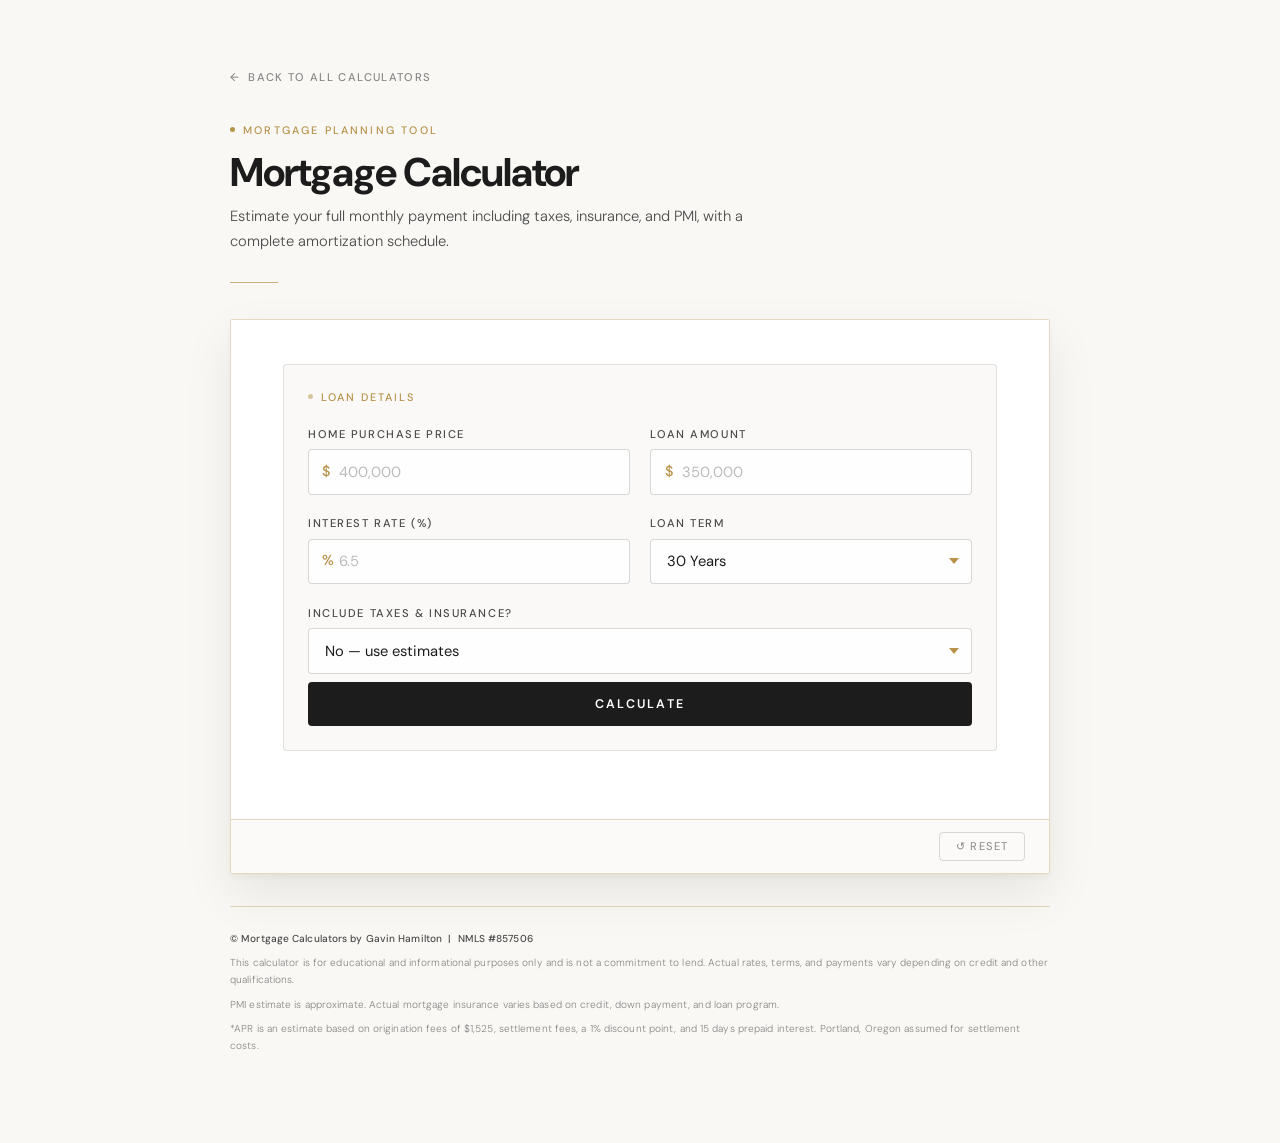
<file: mortgage-calculator.html>
<!DOCTYPE html>
<html lang="en">
<head>
<meta charset="UTF-8">
<meta name="viewport" content="width=device-width, initial-scale=1.0">
<title>Mortgage Calculator — Gavin Hamilton</title>
<link rel="preconnect" href="https://fonts.googleapis.com">
<link rel="preconnect" href="https://fonts.gstatic.com" crossorigin>
<link href="https://fonts.googleapis.com/css2?family=DM+Sans:wght@300;400;500;600;700&family=DM+Mono:wght@400;500&display=swap" rel="stylesheet">
<style>
/* ═══════════════════════════════════════════════════
   SHARED STYLES — Warm charcoal / gold / cream
   Matches reference: Scenario Comparison aesthetic
═══════════════════════════════════════════════════ */
*, *::before, *::after { box-sizing: border-box; margin: 0; padding: 0; }

:root {
  --cream:       #f9f8f5;
  --surface:     #ffffff;
  --charcoal:    #1c1c1c;
  --slate:       #4a4a4a;
  --muted:       #888888;
  --border:      rgba(74,74,74,0.18);
  --border-card: rgba(74,74,74,0.15);
  --gold:        #b8924a;
  --gold-lt:     #d4ab6a;
  --gold-dim:    rgba(184,146,74,0.35);
  --gold-bg:     rgba(184,146,74,0.03);
  --green:       #1a6640;
  --green-bg:    #f0faf6;
  --red:         #b03020;
  --radius:      4px;
  --shadow:      0 4px 6px rgba(0,0,0,.04), 0 20px 50px rgba(0,0,0,.08);
  --trans:       .3s cubic-bezier(.4,0,.2,1);
}

html { scroll-behavior: smooth; }

body {
  font-family: 'DM Sans', sans-serif;
  background: var(--cream);
  color: var(--charcoal);
  min-height: 100vh;
  padding: 4rem 1.5rem 5rem;
  line-height: 1.5;
  overflow-x: hidden;
  -webkit-font-smoothing: antialiased;
}

@media (max-width: 600px) {
  body { padding: 2.5rem 1rem 4rem; }
}

.app {
  max-width: 820px;
  margin: 0 auto;
}

/* ── BACK LINK ── */
.back-link {
  display: inline-flex;
  align-items: center;
  gap: .4rem;
  font-size: .7rem;
  font-weight: 500;
  letter-spacing: .12em;
  text-transform: uppercase;
  color: var(--muted);
  text-decoration: none;
  margin-bottom: 2.25rem;
  transition: color var(--trans);
}
.back-link::before { content: '←'; margin-right: .1rem; }
.back-link:hover { color: var(--gold); }

/* ── PAGE HEADER ── */
.page-title-block { margin-bottom: 1.75rem; }

.page-eyebrow {
  font-size: .68rem;
  letter-spacing: .2em;
  text-transform: uppercase;
  color: var(--gold);
  margin-bottom: .75rem;
  display: flex;
  align-items: center;
  gap: .5rem;
  font-weight: 500;
}
.page-eyebrow::before {
  content: '';
  width: 5px; height: 5px;
  border-radius: 50%;
  background: var(--gold);
  display: inline-block;
  flex-shrink: 0;
}

.page-title {
  font-size: clamp(1.9rem, 4vw, 2.5rem);
  font-weight: 700;
  letter-spacing: -.025em;
  color: var(--charcoal);
  line-height: 1.1;
  margin-bottom: .6rem;
}

.page-subtitle {
  font-size: .92rem;
  color: var(--slate);
  line-height: 1.7;
  font-weight: 300;
  max-width: 560px;
}
.page-subtitle strong { font-weight: 600; color: var(--charcoal); }

.page-divider {
  width: 48px;
  height: 1px;
  background: var(--gold);
  opacity: .7;
  border: none;
  margin: 1.75rem 0 2.25rem;
}

/* ── OUTER CARD / CONTAINER ── */
.container {
  background: var(--surface);
  border: 1px solid var(--gold-dim);
  border-radius: 2px;
  box-shadow: var(--shadow);
  overflow: hidden;
  animation: cardRise .65s cubic-bezier(.4,0,.2,1) both;
}
@keyframes cardRise {
  from { opacity: 0; transform: translateY(24px); }
  to   { opacity: 1; transform: translateY(0); }
}

.calc-inner {
  padding: 2.75rem 3.25rem;
}
@media (max-width: 640px) {
  .calc-inner { padding: 1.75rem 1.5rem; }
}

/* ── SECTION LABEL (inside card) ── */
.sec-label, .card-title {
  font-size: .68rem;
  letter-spacing: .18em;
  text-transform: uppercase;
  color: var(--gold);
  margin-bottom: 1.3rem;
  display: flex;
  align-items: center;
  gap: .5rem;
  font-weight: 500;
}
.sec-label::before, .card-title::before {
  content: '';
  width: 5px; height: 5px;
  border-radius: 50%;
  background: var(--gold);
  opacity: .5;
  display: inline-block;
  flex-shrink: 0;
}
.sec-badge {
  font-size: .6rem;
  letter-spacing: .1em;
  padding: 2px 8px;
  border-radius: 20px;
  border: 1px solid var(--gold-dim);
  color: var(--gold);
  margin-left: auto;
  font-weight: 500;
}

/* ── INPUT CARD PANELS ── */
.card {
  border: 1px solid var(--border-card);
  border-radius: var(--radius);
  padding: 1.5rem;
  background: #faf9f7;
  margin-bottom: 1.5rem;
}
.card.card-gold {
  border-color: rgba(184,146,74,.3);
  background: rgba(184,146,74,.03);
}

/* ── FORM GRID ── */
.form-grid {
  display: grid;
  grid-template-columns: 1fr 1fr;
  gap: 1.3rem;
}
@media (max-width: 520px) {
  .form-grid { grid-template-columns: 1fr; }
}

.field {
  display: flex;
  flex-direction: column;
  gap: .4rem;
  margin-bottom: 0;
}
.field.full { grid-column: 1 / -1; }

/* ── LABELS ── */
label {
  display: block;
  font-size: .7rem;
  letter-spacing: .14em;
  text-transform: uppercase;
  color: var(--slate);
  font-weight: 500;
}

/* ── INPUTS ── */
.input-wrap { position: relative; }

.input-prefix {
  position: absolute;
  left: .9rem;
  top: 50%;
  transform: translateY(-50%);
  font-size: .9rem;
  color: var(--gold);
  font-weight: 500;
  pointer-events: none;
  user-select: none;
  font-family: 'DM Sans', sans-serif;
}

input[type="text"],
input[type="number"],
input[type="date"],
select {
  width: 100%;
  padding: .72rem 1rem;
  border: 1px solid rgba(74,74,74,.22);
  border-radius: var(--radius);
  background: rgba(255,255,255,.85);
  font-family: 'DM Sans', sans-serif;
  font-size: .92rem;
  color: var(--charcoal);
  outline: none;
  transition: border-color var(--trans), box-shadow var(--trans), background var(--trans);
  -webkit-appearance: none;
  -moz-appearance: textfield;
  line-height: 1.4;
}
input[type="number"]::-webkit-inner-spin-button,
input[type="number"]::-webkit-outer-spin-button { -webkit-appearance: none; }

input.has-prefix,
input[type="text"].has-prefix,
input[type="number"].has-prefix { padding-left: 1.9rem; }

input:focus, select:focus {
  border-color: var(--gold);
  background: #fff;
  box-shadow: 0 0 0 3px rgba(184,146,74,.12);
  outline: none;
}
input::placeholder { color: #bbb; }

select {
  cursor: pointer;
  background-image: url("data:image/svg+xml,%3Csvg xmlns='http://www.w3.org/2000/svg' width='10' height='6' viewBox='0 0 10 6'%3E%3Cpath d='M0 0l5 6 5-6z' fill='%23b8924a'/%3E%3C/svg%3E");
  background-repeat: no-repeat;
  background-position: right 12px center;
  padding-right: 2.2rem;
}
select option { background: #fff; color: var(--charcoal); }

/* optional fields toggle */
.optional-fields { display: none; grid-column: 1 / -1; }
.optional-fields.visible { display: contents; }

/* ── CALCULATE BUTTON ── */
.calc-btn {
  display: block;
  width: 100%;
  margin-top: .5rem;
  padding: .88rem 1.5rem;
  background: var(--charcoal);
  color: #fff;
  border: none;
  border-radius: var(--radius);
  font-family: 'DM Sans', sans-serif;
  font-size: .78rem;
  letter-spacing: .18em;
  text-transform: uppercase;
  font-weight: 600;
  cursor: pointer;
  transition: background var(--trans), box-shadow var(--trans), transform var(--trans);
  position: relative;
  overflow: hidden;
}
.calc-btn::after {
  content: '';
  position: absolute;
  inset: 0;
  background: linear-gradient(90deg, transparent 0%, rgba(184,146,74,.18) 50%, transparent 100%);
  transform: translateX(-100%);
  transition: transform .5s ease;
}
.calc-btn:hover { background: #2e2a22; box-shadow: 0 6px 20px rgba(0,0,0,.18); transform: translateY(-1px); }
.calc-btn:hover::after { transform: translateX(100%); }
.calc-btn:active { transform: translateY(0); box-shadow: none; }

/* reset link */
.reset-link {
  display: block;
  text-align: center;
  margin-top: .9rem;
  font-size: .7rem;
  letter-spacing: .1em;
  text-transform: uppercase;
  color: #aaa;
  cursor: pointer;
  background: none;
  border: none;
  font-family: 'DM Sans', sans-serif;
  width: 100%;
  padding: .25rem;
  transition: color var(--trans);
}
.reset-link:hover { color: var(--gold); }

/* ── RESULTS SECTION ── */
.results-panel { display: none; }
.results-panel.show { display: block; }

.fin-results { display: none; margin-top: 1.5rem; }
.fin-results.show { display: block; }

.results-rule {
  width: 100%;
  height: 1px;
  background: var(--gold-dim);
  border: none;
  margin: 2.5rem 0 2rem;
}
.results-eyebrow {
  font-size: .68rem;
  letter-spacing: .2em;
  text-transform: uppercase;
  color: var(--gold);
  margin-bottom: .4rem;
  font-weight: 500;
}
.results-headline {
  font-weight: 700;
  font-size: 1.2rem;
  letter-spacing: -.01em;
  color: var(--charcoal);
  margin-bottom: 1.6rem;
}

/* ── TOTAL / HERO NUMBER BLOCK ── */
.total-block {
  padding: 1.5rem;
  background: #faf9f7;
  border: 1px solid var(--border-card);
  border-radius: var(--radius);
  margin-bottom: 1rem;
}
.total-label {
  font-size: .65rem;
  font-weight: 500;
  text-transform: uppercase;
  letter-spacing: .15em;
  color: var(--muted);
  margin-bottom: .3rem;
}
.total-amount {
  font-family: 'DM Mono', monospace;
  font-size: clamp(2rem, 6.5vw, 3.4rem);
  font-weight: 700;
  color: var(--charcoal);
  line-height: 1;
  letter-spacing: -.02em;
}
.total-sub {
  font-size: .75rem;
  color: var(--muted);
  margin-top: .25rem;
  font-weight: 300;
}
.total-apr {
  font-family: 'DM Mono', monospace;
  font-size: .88rem;
  font-weight: 500;
  color: var(--slate);
  margin-top: .5rem;
}

/* ── LINE ITEM LIST ── */
.line-items {
  background: var(--surface);
  border: 1px solid var(--border-card);
  border-radius: var(--radius);
  overflow: hidden;
  margin-bottom: 1rem;
}
.line-item {
  display: flex;
  justify-content: space-between;
  align-items: center;
  padding: .72rem 1.2rem;
  border-bottom: 1px solid rgba(74,74,74,.07);
}
.line-item:last-child { border-bottom: none; }
.line-item-label { font-size: .82rem; color: var(--slate); font-weight: 300; }
.line-item-value { font-family: 'DM Mono', monospace; font-size: .92rem; font-weight: 600; color: var(--charcoal); }
.line-item.pmi .line-item-label { color: var(--red); }
.line-item.pmi .line-item-value { color: var(--red); }

/* ── PMI DISCLAIMER ── */
.pmi-disclaimer {
  display: none;
  padding: .75rem 1.2rem;
  background: rgba(176,48,32,.05);
  border: 1px solid rgba(176,48,32,.2);
  border-radius: var(--radius);
  margin-bottom: 1rem;
}
.pmi-disclaimer.show { display: block; }
.pmi-disclaimer p { font-size: .75rem; color: var(--red); line-height: 1.6; font-weight: 300; }

/* ── QUALIFY BANNER ── */
.qualify-banner {
  display: flex;
  align-items: center;
  justify-content: space-between;
  gap: 12px;
  padding: 1.1rem 1.5rem;
  margin-bottom: 1.5rem;
  background: linear-gradient(135deg, #b8924a 0%, #d4ab6a 50%, #b8924a 100%);
  background-size: 200% 100%;
  border-radius: var(--radius);
  cursor: pointer;
  border: none;
  width: 100%;
  text-align: left;
  position: relative;
  overflow: hidden;
  transition: background-position var(--trans), box-shadow var(--trans), transform var(--trans);
  box-shadow: 0 4px 18px rgba(184,146,74,.45);
}
.qualify-banner:hover {
  background-position: right center;
  box-shadow: 0 8px 28px rgba(184,146,74,.55);
  transform: translateY(-2px);
}
.qualify-banner-text {
  font-family: 'DM Sans', sans-serif;
  font-size: 1rem;
  font-weight: 800;
  color: #1c1c1c;
  letter-spacing: .01em;
}
.qualify-banner-sub { display: none; }
.qualify-banner-edu-sub {
  font-size: .75rem;
  color: rgba(28,28,28,.7);
  margin-top: .25rem;
  font-weight: 400;
  letter-spacing: .01em;
  line-height: 1.4;
}
.qualify-banner-arrow {
  font-size: .72rem;
  font-weight: 700;
  color: rgba(28,28,28,.65);
  flex-shrink: 0;
  text-transform: uppercase;
  letter-spacing: .12em;
  transition: transform var(--trans);
  white-space: nowrap;
}
.qualify-banner:hover .qualify-banner-arrow { transform: translateX(5px); color: #1c1c1c; }

/* ── CONTAINER FOOTER (reset row) ── */
.container-footer {
  display: flex;
  align-items: center;
  justify-content: flex-end;
  padding: .75rem 1.5rem;
  border-top: 1px solid var(--gold-dim);
  background: rgba(250,249,247,.8);
}
.reset-btn {
  background: none;
  border: 1px solid rgba(74,74,74,.2);
  border-radius: var(--radius);
  padding: .4rem 1rem;
  font-family: 'DM Sans', sans-serif;
  font-size: .7rem;
  letter-spacing: .1em;
  text-transform: uppercase;
  color: var(--muted);
  cursor: pointer;
  transition: all var(--trans);
}
.reset-btn:hover { border-color: var(--gold); color: var(--gold); }

/* ── RESULT CARDS (educational tools) ── */
.result-grid {
  display: grid;
  grid-template-columns: repeat(auto-fit, minmax(150px, 1fr));
  gap: 12px;
  margin-bottom: 1rem;
}
.result-card {
  background: #faf9f7;
  border: 1px solid var(--border-card);
  border-radius: var(--radius);
  padding: 1rem 1.1rem;
}
.result-label {
  font-size: .62rem;
  text-transform: uppercase;
  letter-spacing: .12em;
  color: var(--muted);
  margin-bottom: .35rem;
  font-weight: 500;
}
.result-value {
  font-family: 'DM Mono', monospace;
  font-size: clamp(.95rem, 2vw, 1.2rem);
  font-weight: 600;
  color: var(--charcoal);
  line-height: 1.2;
}
.result-value.highlight { color: #1a4066; }
.result-value.positive  { color: var(--green); }
.result-value.negative  { color: var(--red); }
.result-sub { font-size: .65rem; color: var(--muted); margin-top: .25rem; line-height: 1.45; }

/* ── SECTION LABEL (inside results) ── */
.fin-section-label {
  font-size: .65rem;
  font-weight: 600;
  text-transform: uppercase;
  letter-spacing: .14em;
  color: var(--slate);
  margin: 1.5rem 0 .75rem;
  padding-bottom: .5rem;
  border-bottom: 1px solid var(--gold-dim);
}

/* ── EXPLAIN BOXES ── */
.explain-box {
  background: #faf9f7;
  border-left: 2px solid var(--gold-dim);
  border-radius: 0 var(--radius) var(--radius) 0;
  padding: .8rem 1rem;
  margin-bottom: 1rem;
}
.explain-box p { font-size: .83rem; color: var(--slate); line-height: 1.75; font-weight: 300; }
.explain-box p strong { font-weight: 600; color: var(--charcoal); }
.explain-box.info { border-left-color: #1a4066; }

.cta-box, .encourage-box {
  margin-top: 1rem;
  padding: .9rem 1.25rem;
  background: rgba(184,146,74,.05);
  border: 1px solid var(--gold-dim);
  border-radius: var(--radius);
}
.cta-box p, .encourage-box p {
  font-size: .83rem;
  color: var(--slate);
  line-height: 1.75;
  text-align: center;
  font-weight: 300;
}

/* ── AMORTIZATION TABLE ── */
.table-wrap {
  margin-top: .75rem;
  overflow-x: auto;
  max-height: 300px;
  overflow-y: auto;
  border: 1px solid var(--border-card);
  border-radius: var(--radius);
}
.amort-table {
  width: 100%;
  border-collapse: collapse;
  font-family: 'DM Mono', monospace;
  font-size: .8rem;
}
.amort-table th {
  background: #faf9f7;
  color: var(--slate);
  padding: .5rem .85rem;
  text-align: right;
  font-weight: 500;
  font-size: .62rem;
  text-transform: uppercase;
  letter-spacing: .08em;
  position: sticky;
  top: 0;
  z-index: 2;
  border-bottom: 1px solid var(--border-card);
}
.amort-table th:first-child { text-align: center; }
.amort-table td {
  padding: .45rem .85rem;
  text-align: right;
  border-bottom: 1px solid rgba(74,74,74,.06);
  color: var(--slate);
  font-size: .82rem;
  font-weight: 500;
}
.amort-table td:first-child { text-align: center; color: var(--muted); }
.amort-table tr:last-child td { border-bottom: none; }
.amort-table tr:hover td { background: #faf9f7; }

/* ── KEY TAKEAWAY SUMMARY ── */
.fin-summary {
  display: none;
  background: rgba(184,146,74,.05);
  border: 1px solid var(--gold-dim);
  border-radius: var(--radius);
  padding: 1rem 1.25rem;
  margin-top: 1.25rem;
}
.fin-summary.show { display: block; }
.fin-summary-title {
  font-size: .62rem;
  font-weight: 600;
  text-transform: uppercase;
  letter-spacing: .14em;
  color: var(--muted);
  margin-bottom: .75rem;
}
.fin-summary-list { list-style: none; display: flex; flex-direction: column; gap: .55rem; }
.fin-summary-list li {
  display: flex;
  align-items: baseline;
  gap: .75rem;
  font-size: .88rem;
  color: var(--slate);
}
.fin-summary-list li::before { content: '→'; color: var(--gold); flex-shrink: 0; font-size: .7rem; }
.fin-sl {
  font-size: .62rem;
  color: var(--muted);
  text-transform: uppercase;
  letter-spacing: .1em;
  white-space: nowrap;
  font-weight: 500;
}
.fin-sv { font-family: 'DM Mono', monospace; font-weight: 600; color: var(--charcoal); font-size: .95rem; }
.fin-sv.neg { color: var(--red); }
.fin-sv.pos { color: var(--green); }

/* ── ALERT MODAL ── */
.alert-overlay {
  display: none;
  position: fixed;
  inset: 0;
  background: rgba(28,28,28,.45);
  z-index: 1000;
  align-items: center;
  justify-content: center;
  padding: 1.5rem;
}
.alert-overlay.show { display: flex; }
.alert-box {
  background: var(--surface);
  border: 1px solid var(--gold-dim);
  border-radius: var(--radius);
  box-shadow: var(--shadow);
  padding: 2rem 2rem 1.5rem;
  max-width: 400px;
  width: 100%;
}
.alert-icon {
  font-size: .7rem;
  font-weight: 700;
  text-transform: uppercase;
  letter-spacing: .15em;
  color: var(--red);
  margin-bottom: .6rem;
}
.alert-icon.warn { color: var(--gold); }
.alert-msg { font-size: .9rem; color: var(--charcoal); line-height: 1.7; margin-bottom: 1.5rem; font-weight: 300; }
.alert-btn {
  display: block;
  width: 100%;
  padding: .75rem;
  background: var(--charcoal);
  color: #fff;
  border: none;
  border-radius: var(--radius);
  font-family: 'DM Sans', sans-serif;
  font-size: .78rem;
  letter-spacing: .15em;
  text-transform: uppercase;
  font-weight: 600;
  cursor: pointer;
  transition: background var(--trans);
}
.alert-btn:hover { background: #2e2a22; }

/* ── CONTACT MODAL ── */
.contact-overlay {
  display: none;
  position: fixed;
  inset: 0;
  background: rgba(28,28,28,.55);
  z-index: 2000;
  align-items: center;
  justify-content: center;
  padding: 1.5rem;
}
.contact-overlay.show { display: flex; }
.contact-modal {
  background: var(--surface);
  border: 1px solid var(--gold-dim);
  border-radius: var(--radius);
  box-shadow: var(--shadow);
  padding: 2rem 2rem 1.75rem;
  max-width: 400px;
  width: 100%;
  text-align: center;
}
.contact-modal-title { font-size: 1rem; font-weight: 700; color: var(--charcoal); margin-bottom: .75rem; }
.contact-modal-body { font-size: .88rem; color: var(--slate); line-height: 1.75; margin-bottom: 1.5rem; font-weight: 300; }
.contact-detail { display: inline-block; margin: 3px 0; font-weight: 600; color: var(--gold); }
.contact-detail a { color: inherit; text-decoration: none; }
.contact-detail a:hover { color: var(--gold-lt); }
.contact-close-btn {
  padding: .75rem 1.75rem;
  background: var(--charcoal);
  color: #fff;
  border: none;
  border-radius: var(--radius);
  font-family: 'DM Sans', sans-serif;
  font-size: .78rem;
  letter-spacing: .15em;
  text-transform: uppercase;
  font-weight: 600;
  cursor: pointer;
  transition: background var(--trans);
}
.contact-close-btn:hover { background: #2e2a22; }

/* ── FOOTER DISCLAIMER ── */
.disclaimer {
  margin-top: 2rem;
  padding-top: 1.5rem;
  border-top: 1px solid var(--gold-dim);
}
.disclaimer p {
  font-size: .63rem;
  color: #888;
  line-height: 1.65;
  margin-bottom: .5rem;
  letter-spacing: .01em;
  font-weight: 300;
}
.disclaimer p:first-child { font-weight: 500; color: var(--slate); }

</style>
</head>
<body>
<div class="app">

  <a class="back-link" href="index.html">Back to all calculators</a>

  <div class="page-title-block">
    <div class="page-eyebrow">Mortgage Planning Tool</div>
    <div class="page-title">Mortgage Calculator</div>
    <p class="page-subtitle">Estimate your full monthly payment including taxes, insurance, and PMI, with a complete amortization schedule.</p>
  </div>
  <hr class="page-divider">

  <div class="container">
    <div class="calc-inner">

      <div class="card">
        <div class="card-title">Loan Details</div>
        <div class="form-grid">

          <div class="field">
            <label>Home Purchase Price</label>
            <div class="input-wrap">
              <span class="input-prefix">$</span>
              <input type="text" id="mc-price" placeholder="400,000" inputmode="numeric" class="comma-input has-prefix">
            </div>
          </div>

          <div class="field">
            <label>Loan Amount</label>
            <div class="input-wrap">
              <span class="input-prefix">$</span>
              <input type="text" id="mc-loan" placeholder="350,000" inputmode="numeric" class="comma-input has-prefix">
            </div>
          </div>

          <div class="field">
            <label>Interest Rate (%)</label>
            <div class="input-wrap">
              <span class="input-prefix">%</span>
              <input type="number" id="mc-rate" placeholder="6.5" step="0.01" class="has-prefix">
            </div>
          </div>

          <div class="field">
            <label>Loan Term</label>
            <div class="input-wrap">
              <select id="mc-term">
                <option value="30">30 Years</option>
                <option value="20">20 Years</option>
                <option value="15">15 Years</option>
                <option value="10">10 Years</option>
              </select>
            </div>
          </div>

          <div class="field full">
            <label>Include Taxes &amp; Insurance?</label>
            <div class="input-wrap">
              <select id="mc-tai" onchange="toggleTaxInsFields()">
                <option value="no">No — use estimates</option>
                <option value="yes">Yes — enter my own</option>
              </select>
            </div>
          </div>

          <div class="optional-fields" id="mc-optional">
            <div class="field">
              <label>Annual Property Taxes</label>
              <div class="input-wrap">
                <span class="input-prefix">$</span>
                <input type="text" id="mc-tax" placeholder="4,800" inputmode="numeric" class="comma-input has-prefix">
              </div>
            </div>
            <div class="field">
              <label>Annual Homeowners Insurance</label>
              <div class="input-wrap">
                <span class="input-prefix">$</span>
                <input type="text" id="mc-ins" placeholder="1,200" inputmode="numeric" class="comma-input has-prefix">
              </div>
            </div>
          </div>

        </div>
        <button class="calc-btn" onclick="calcMortgage()">Calculate</button>
      </div>

      <!-- RESULTS -->
      <div id="mc-results" class="results-panel">
        <hr class="results-rule">
        <div class="results-eyebrow">Your Results</div>
        <div class="results-headline">Monthly Payment Breakdown</div>

        <button class="qualify-banner" onclick="window.open('affordability-calculator.html','_blank')">
          <div><div class="qualify-banner-text">Find Out What You Qualify For</div></div>
          <span class="qualify-banner-arrow">Click Here →</span>
        </button>

        <div class="total-block">
          <div class="total-label">Approximate Monthly Payment</div>
          <div class="total-amount" id="mc-total">—</div>
          <div class="total-sub">/ month</div>
          <div class="total-apr" id="mc-apr">—</div>
        </div>

        <div class="line-items">
          <div class="line-item">
            <span class="line-item-label">Principal &amp; Interest</span>
            <span class="line-item-value" id="mc-pi">—</span>
          </div>
          <div class="line-item">
            <span class="line-item-label">Monthly Property Tax</span>
            <span class="line-item-value" id="mc-tax-mo">—</span>
          </div>
          <div class="line-item">
            <span class="line-item-label">Monthly Homeowners Insurance</span>
            <span class="line-item-value" id="mc-ins-mo">—</span>
          </div>
          <div class="line-item pmi" id="mc-pmi-row" style="display:none">
            <span class="line-item-label">Monthly Mortgage Insurance (PMI)</span>
            <span class="line-item-value" id="mc-pmi-mo">—</span>
          </div>
        </div>

        <div class="pmi-disclaimer" id="mc-pmi-disclaimer">
          <p><strong>Monthly mortgage insurance is required on loans with less than 20% down payment.</strong> This estimate is for informational purposes only. Contact a lending professional for an accurate quote.</p>
        </div>

        <div class="fin-section-label">Full Amortization Schedule</div>
        <div class="table-wrap" style="max-height:320px">
          <table class="amort-table">
            <thead><tr><th>Mo</th><th>Payment</th><th>Principal</th><th>Interest</th><th>Balance</th></tr></thead>
            <tbody id="mc-amort-body"></tbody>
          </table>
        </div>
      </div>

    </div><!-- /calc-inner -->
    <div class="container-footer">
      <button class="reset-btn" onclick="resetMortgage()">↺ Reset</button>
    </div>
  </div><!-- /container -->

  <div class="disclaimer">
    <p>© Mortgage Calculators by Gavin Hamilton &nbsp;|&nbsp; NMLS #857506</p>
    <p>This calculator is for educational and informational purposes only and is not a commitment to lend. Actual rates, terms, and payments vary depending on credit and other qualifications.</p>
    <p>PMI estimate is approximate. Actual mortgage insurance varies based on credit, down payment, and loan program.</p>
    <p>*APR is an estimate based on origination fees of $1,525, settlement fees, a 1% discount point, and 15 days prepaid interest. Portland, Oregon assumed for settlement costs.</p>
  </div>

</div><!-- /app -->

<div class="alert-overlay" id="alert-modal">
  <div class="alert-box">
    <div class="alert-icon" id="alert-icon">Input Required</div>
    <div class="alert-msg" id="alert-msg"></div>
    <button class="alert-btn" onclick="closeAlert()">OK</button>
  </div>
</div>
<div class="contact-overlay" id="contact-modal">
  <div class="contact-modal">
    <div class="contact-modal-title">I'm here when you're ready</div>
    <div class="contact-modal-body">
      <span class="contact-detail"><a href="mailto:ghamilton@mtgxps.com">ghamilton@mtgxps.com</a></span><br>
      <span class="contact-detail"><a href="tel:5035178983">503.517.8983</a></span>
    </div>
    <button class="contact-close-btn" onclick="closeContactModal()">Back to Calculator</button>
  </div>
</div>

<script>
// shared.js — loaded before inline scripts on every calculator page
// Using var instead of const/let at top level to avoid any cross-script scope issues

var fmt   = function(n) { return '$' + Math.round(n).toLocaleString(); };
var fmt2  = function(n) { return '$' + n.toFixed(2).replace(/\B(?=(\d{3})+(?!\d))/g, ','); };
var parseVal = function(id) { return parseFloat(document.getElementById(id).value.replace(/,/g, '')) || 0; };
var pct   = function(n) { return (n * 100).toFixed(1) + '%'; };

function formatCommaInput(el) {
  var raw = el.value.replace(/,/g, '').replace(/[^0-9.]/g, '');
  var num = parseFloat(raw);
  if (!isNaN(num)) el.value = num.toLocaleString('en-US', { maximumFractionDigits: 2 });
}

document.addEventListener('DOMContentLoaded', function() {
  document.querySelectorAll('.comma-input').forEach(function(el) {
    el.addEventListener('blur', function() { formatCommaInput(el); });
    el.addEventListener('focus', function() { el.value = el.value.replace(/,/g, ''); });
  });
});

function makeCard(label, value, cls, sub) {
  cls = cls || '';
  sub = sub || '';
  return '<div class="result-card">'
    + '<div class="result-label">' + label + '</div>'
    + '<div class="result-value ' + cls + '">' + value + '</div>'
    + (sub ? '<div class="result-sub">' + sub + '</div>' : '')
    + '</div>';
}

function showAlert(msg, isError) {
  var icon = document.getElementById('alert-icon');
  icon.textContent = isError ? '⚠ Input Error' : '⚠ Heads Up';
  icon.className = 'alert-icon' + (isError ? '' : ' warn');
  document.getElementById('alert-msg').textContent = msg;
  document.getElementById('alert-modal').classList.add('show');
}

function closeAlert() {
  document.getElementById('alert-modal').classList.remove('show');
}

function checkLTV(loan, price) {
  if (!price || price <= 0) return false;
  var ltv = loan / price;
  if (ltv > 1.0) {
    showAlert('Loan amount exceeds purchase price. Please check your entries.', true);
    return true;
  }
  if (ltv > 0.95) {
    showAlert('You have less than 5% down payment. Contact a lending professional to see if you qualify for low down payment programs.', false);
    return false;
  }
  return false;
}

function calcAPR(loan, annualRate, termYears, price, pmiMonthly) {
  var r  = annualRate / 12;
  var n  = termYears * 12;
  var pi = loan * r * Math.pow(1 + r, n) / (Math.pow(1 + r, n) - 1);
  var origination = 1525;
  var settlement  = 1700 + (price / 1000);
  var discountPt  = loan * 0.01;
  var prepaidInt  = loan * annualRate / 365 * 15;
  var totalCosts  = origination + settlement + discountPt + prepaidInt;
  var financedAmt = loan - totalCosts;
  if (financedAmt <= 0) return annualRate * 100;

  var hasPMI   = pmiMonthly > 0;
  var target78 = price * 0.78;

  if (!hasPMI) {
    var guess = annualRate / 12;
    for (var i = 0; i < 300; i++) {
      var pow  = Math.pow(1 + guess, n);
      var f    = pi * (1 - 1 / pow) / guess - financedAmt;
      var df   = pi * (1 / (guess * guess) * (1 / pow - 1) + n / (guess * pow * (1 + guess)));
      var next = guess - f / df;
      if (Math.abs(next - guess) < 1e-12) { guess = next; break; }
      guess = Math.max(next, 1e-10);
    }
    return guess * 12 * 100;
  }

  var cashFlows = [-financedAmt];
  var balance = loan;
  for (var m = 1; m <= n; m++) {
    var intCharge = balance * r;
    var prinPmt   = pi - intCharge;
    balance -= prinPmt;
    if (balance < 0) balance = 0;
    cashFlows.push(pi + (balance > target78 ? pmiMonthly : 0));
  }
  var guess2 = annualRate / 12;
  for (var j = 0; j < 300; j++) {
    var npv = cashFlows[0], dnpv = 0;
    for (var k = 1; k < cashFlows.length; k++) {
      var disc = Math.pow(1 + guess2, k);
      npv  += cashFlows[k] / disc;
      dnpv -= k * cashFlows[k] / (disc * (1 + guess2));
    }
    if (Math.abs(dnpv) < 1e-20) break;
    var next2 = guess2 - npv / dnpv;
    if (Math.abs(next2 - guess2) < 1e-12) { guess2 = next2; break; }
    guess2 = Math.max(next2, 1e-10);
  }
  return guess2 * 12 * 100;
}

function fmtAPR(apr) { return apr.toFixed(3) + '% APR*'; }

function showContactModal() {
  var el = document.getElementById('contact-modal');
  if (el) el.classList.add('show');
}
function closeContactModal() {
  var el = document.getElementById('contact-modal');
  if (el) el.classList.remove('show');
}

</script>
<script>
function toggleTaxInsFields() {
  document.getElementById('mc-optional').classList.toggle('visible', document.getElementById('mc-tai').value==='yes');
}

function calcMortgage() {
  var loan  = parseVal('mc-loan');
  var rate  = parseFloat(document.getElementById('mc-rate').value)/100;
  var term  = parseInt(document.getElementById('mc-term').value);
  var price = parseVal('mc-price')||loan;
  var tai   = document.getElementById('mc-tai').value;
  if (!loan||loan<=0||!rate||!term) return;
  if (checkLTV(loan,price)) return;

  var r=rate/12, n=term*12;
  var pi=loan*r*Math.pow(1+r,n)/(Math.pow(1+r,n)-1);

  var monthlyTax, monthlyIns;
  if (tai==='yes') { monthlyTax=parseVal('mc-tax')/12; monthlyIns=parseVal('mc-ins')/12; }
  else { monthlyTax=(price*0.012)/12; monthlyIns=(loan*0.0025)/12; }

  var ltv=loan/price, needsPMI=ltv>0.80;
  var monthlyPMI=needsPMI?(loan*0.006)/12:0;
  var total=pi+monthlyTax+monthlyIns+monthlyPMI;

  document.getElementById('mc-total').textContent  = fmt2(total);
  document.getElementById('mc-pi').textContent     = fmt2(pi);
  document.getElementById('mc-tax-mo').textContent = fmt2(monthlyTax);
  document.getElementById('mc-ins-mo').textContent = fmt2(monthlyIns);
  document.getElementById('mc-apr').textContent    = fmtAPR(calcAPR(loan,rate,term,price,monthlyPMI));

  var pmiRow=document.getElementById('mc-pmi-row');
  var pmiDisc=document.getElementById('mc-pmi-disclaimer');
  if (needsPMI) { document.getElementById('mc-pmi-mo').textContent=fmt2(monthlyPMI); pmiRow.style.display='flex'; pmiDisc.classList.add('show'); }
  else { pmiRow.style.display='none'; pmiDisc.classList.remove('show'); }

  var balance=loan, tableRows='';
  for (var m=1; m<=n; m++) {
    var intCharge=balance*r;
    var prinPmt=pi-intCharge;
    if (prinPmt>balance) prinPmt=balance;
    balance-=prinPmt;
    if (balance<0.005) balance=0;
    tableRows+=`<tr><td>${m}</td><td>${fmt2(pi)}</td><td>${fmt2(prinPmt)}</td><td>${fmt2(intCharge)}</td><td>${fmt2(balance)}</td></tr>`;
    if (balance===0) break;
  }
  document.getElementById('mc-amort-body').innerHTML=tableRows;

  var el=document.getElementById('mc-results');
  el.classList.add('show');
  setTimeout(()=>el.scrollIntoView({behavior:'smooth',block:'start'}),100);
}

function resetMortgage() {
  document.querySelectorAll('input').forEach(i=>i.value='');
  var el=document.getElementById('mc-results');
  el.classList.remove('show');
  document.getElementById('mc-pmi-row').style.display='none';
  document.getElementById('mc-pmi-disclaimer').classList.remove('show');
  document.getElementById('mc-amort-body').innerHTML='';
}
</script>
</body>
</html>
</file>
